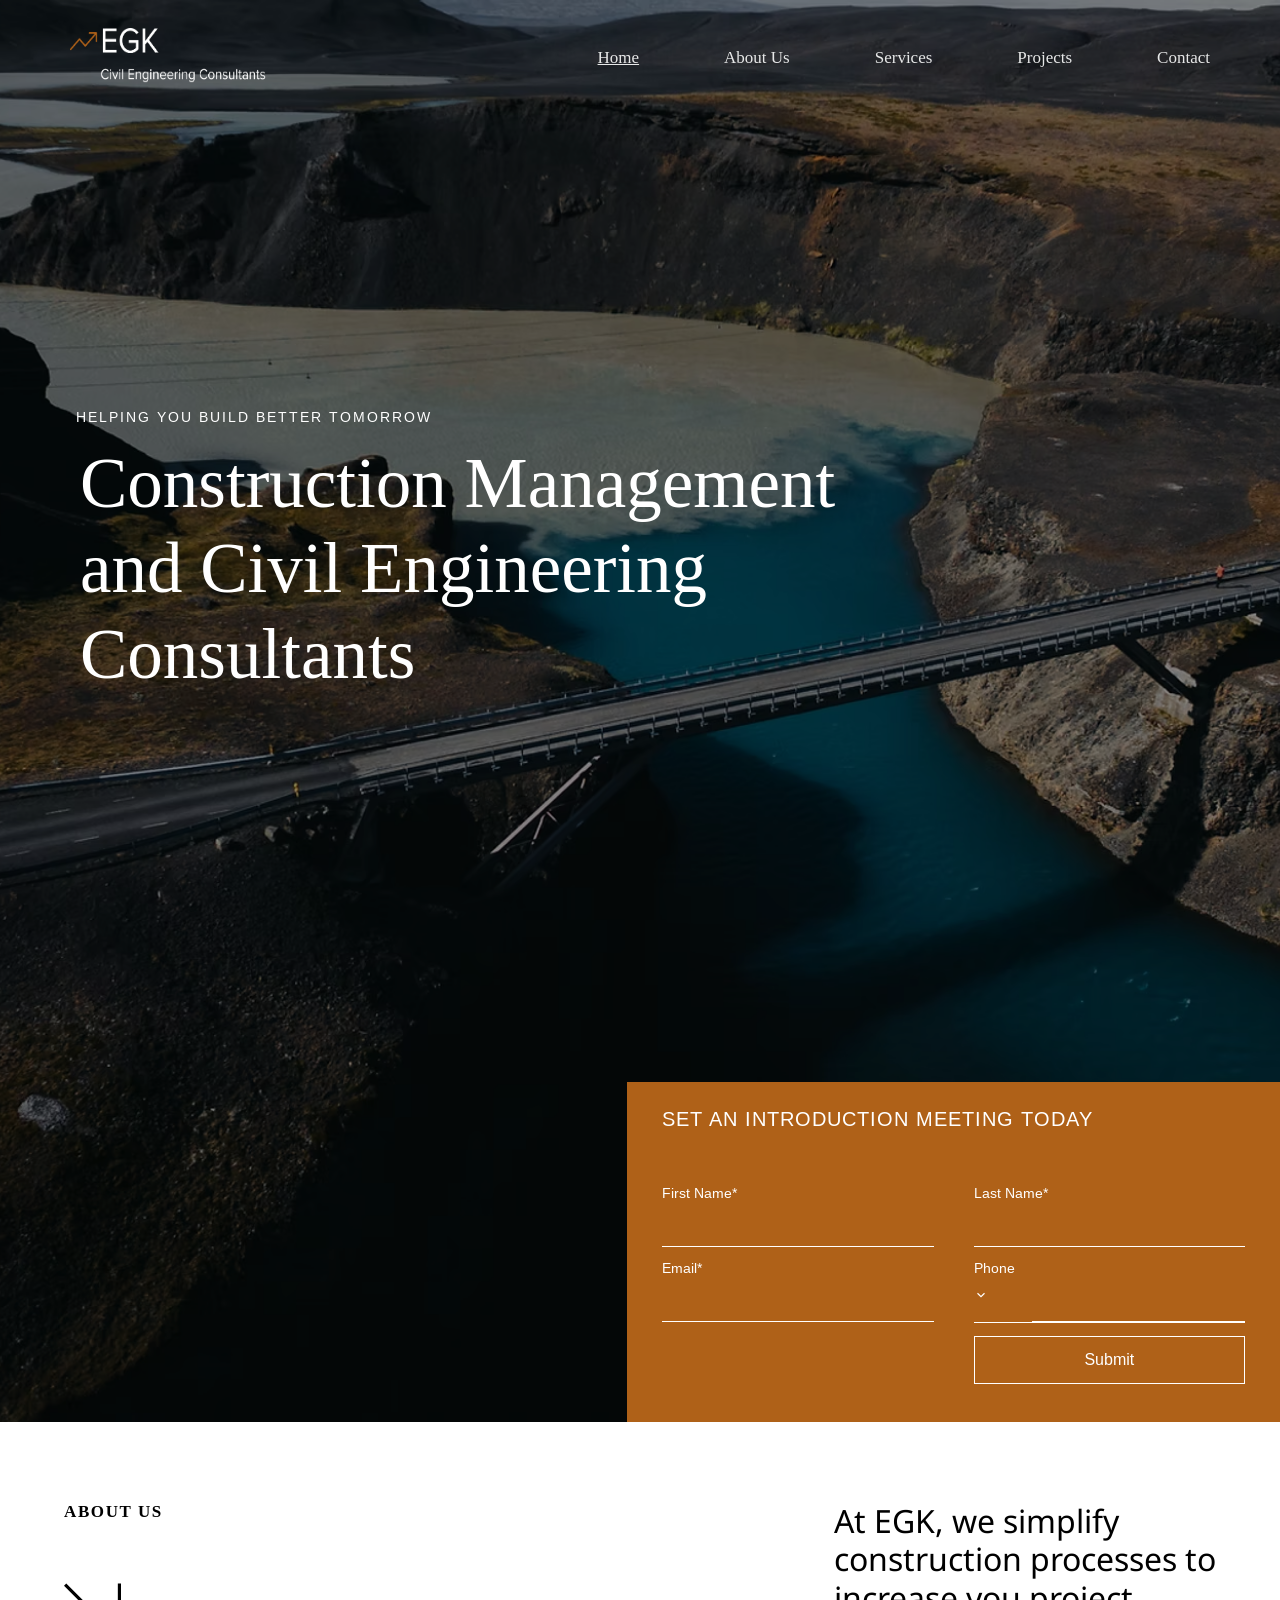
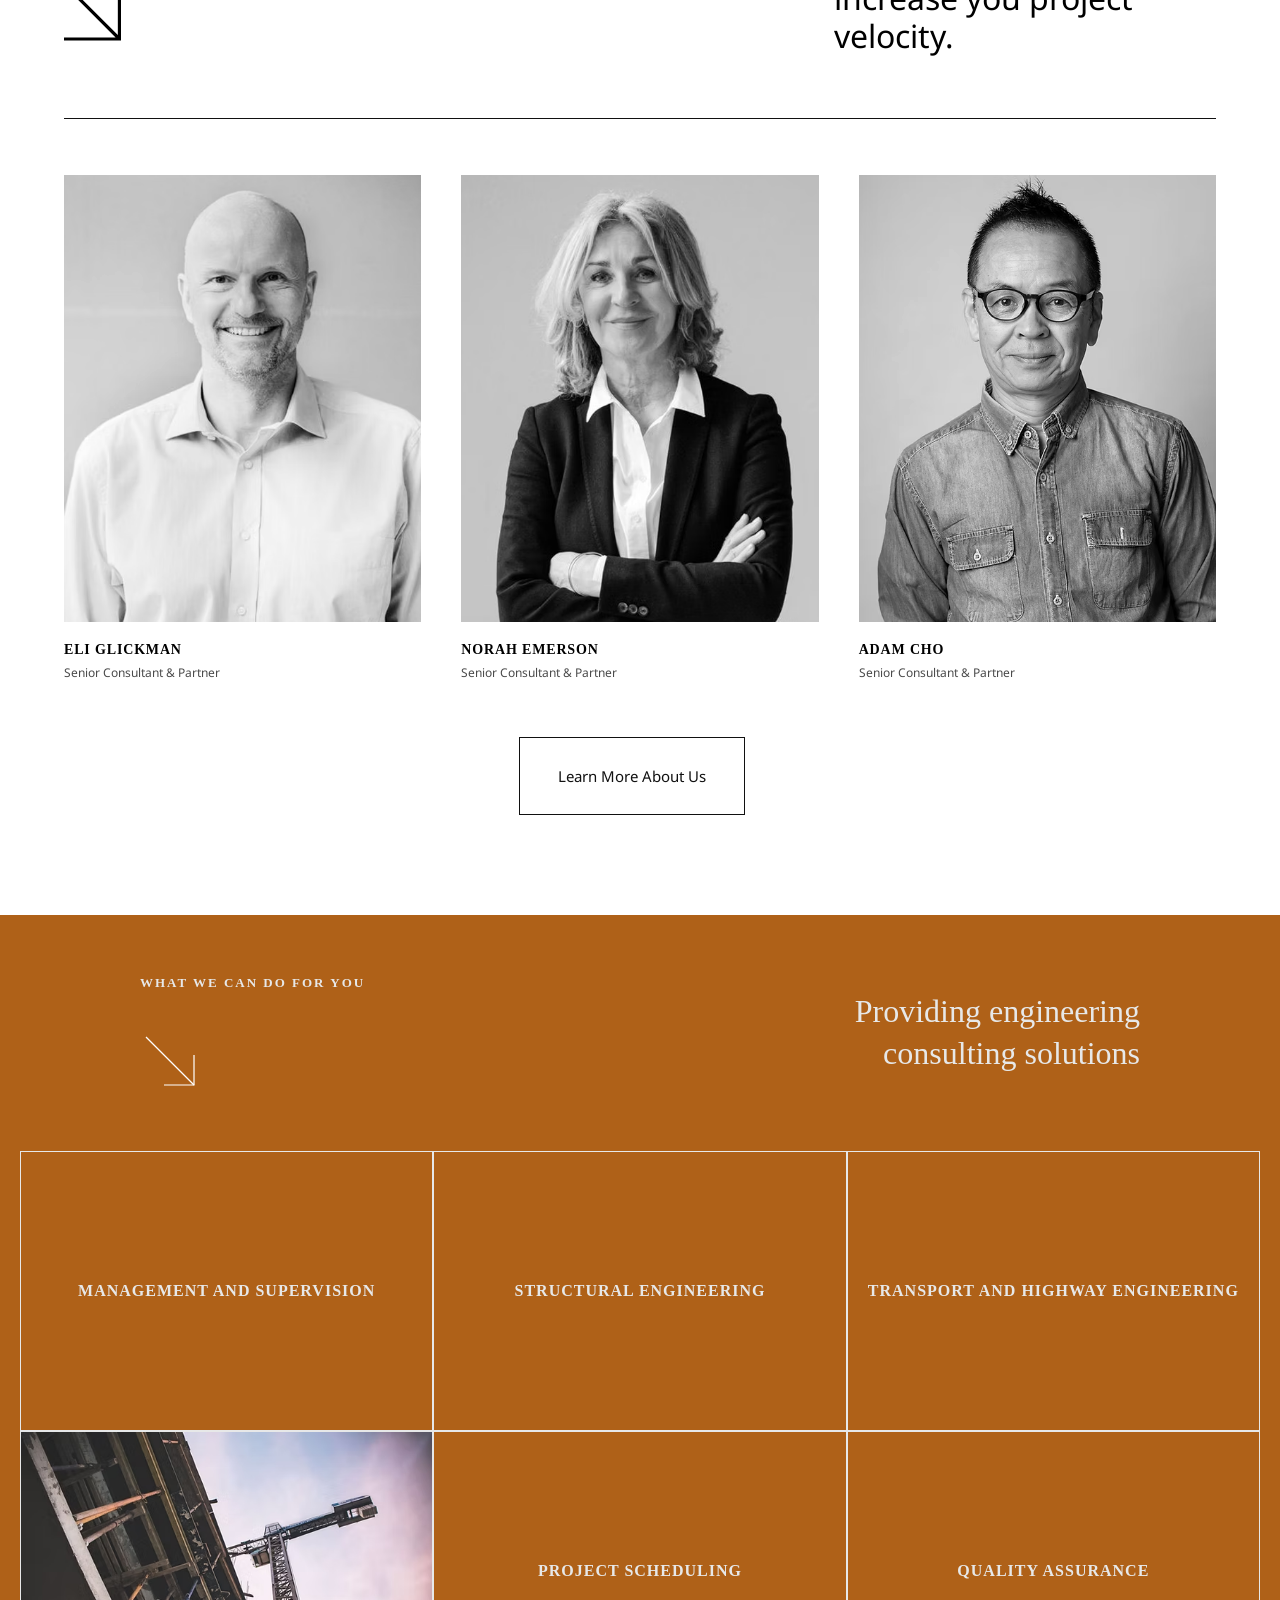
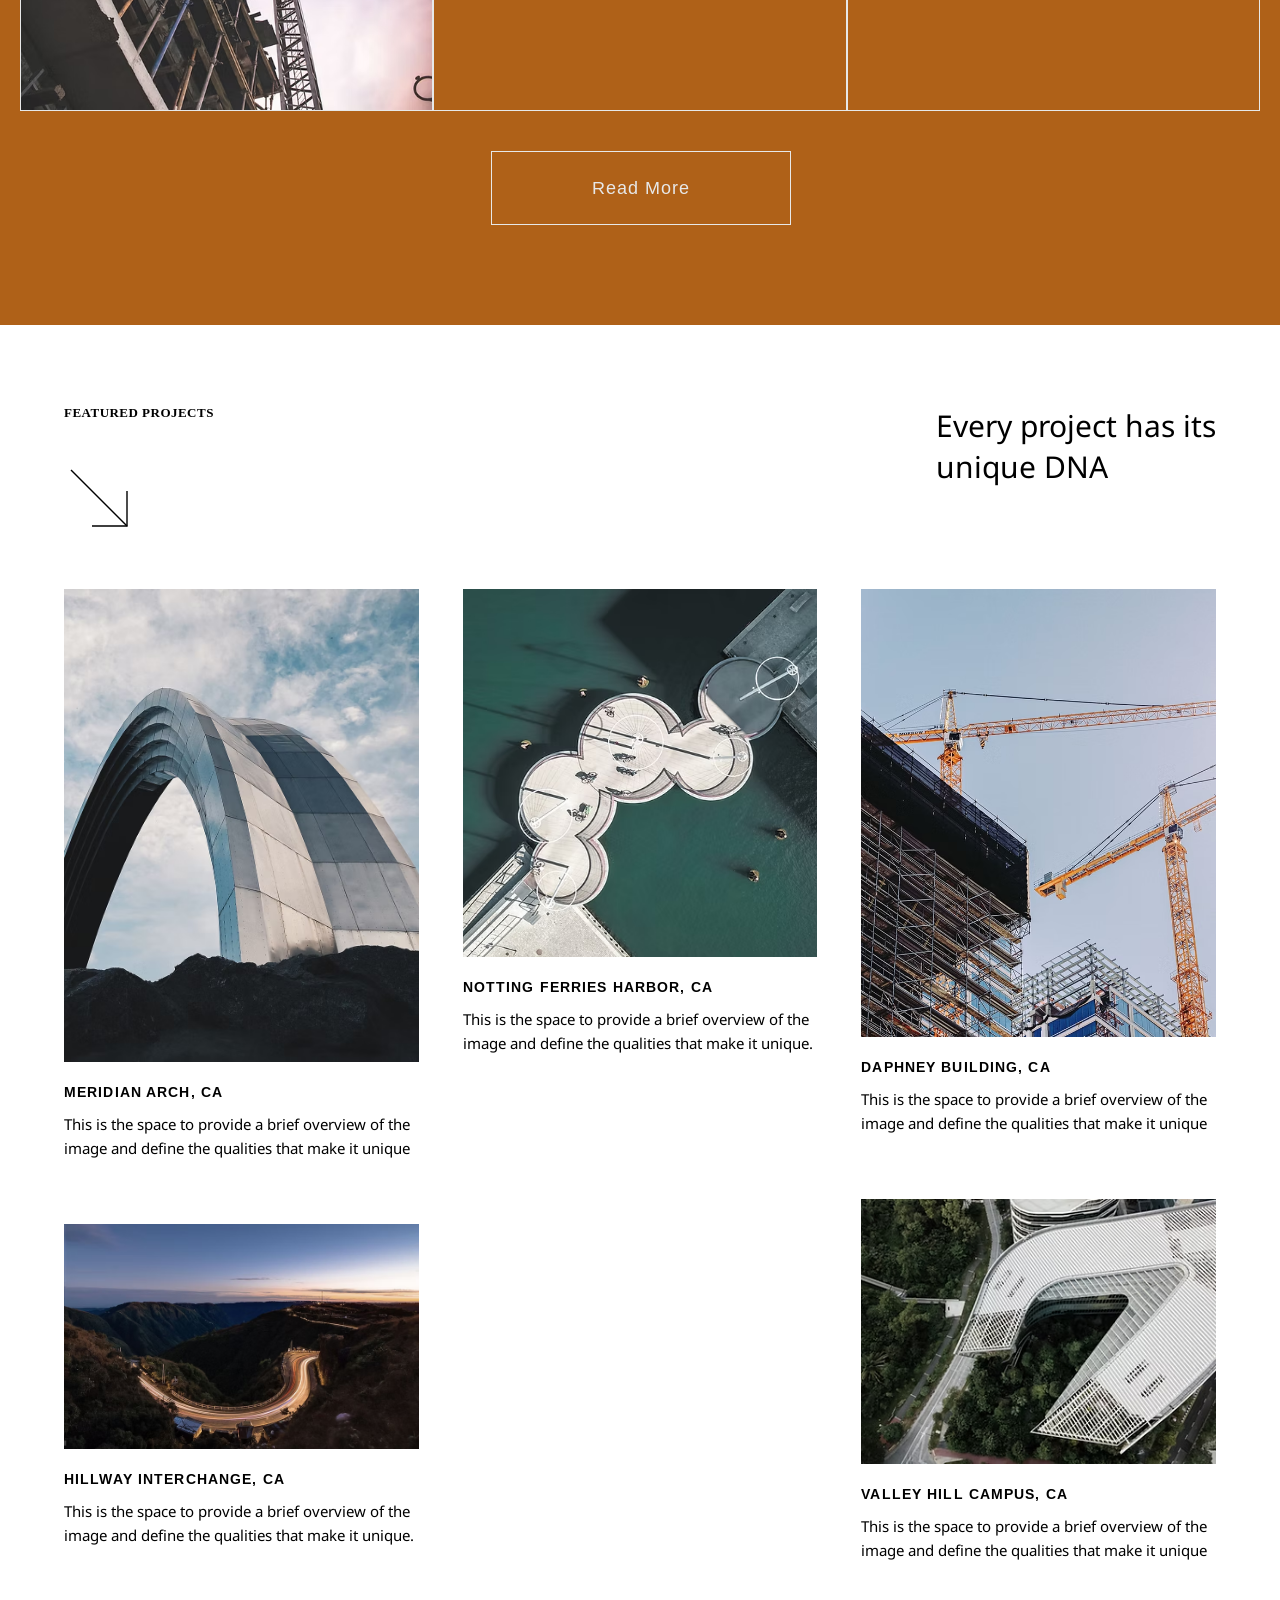
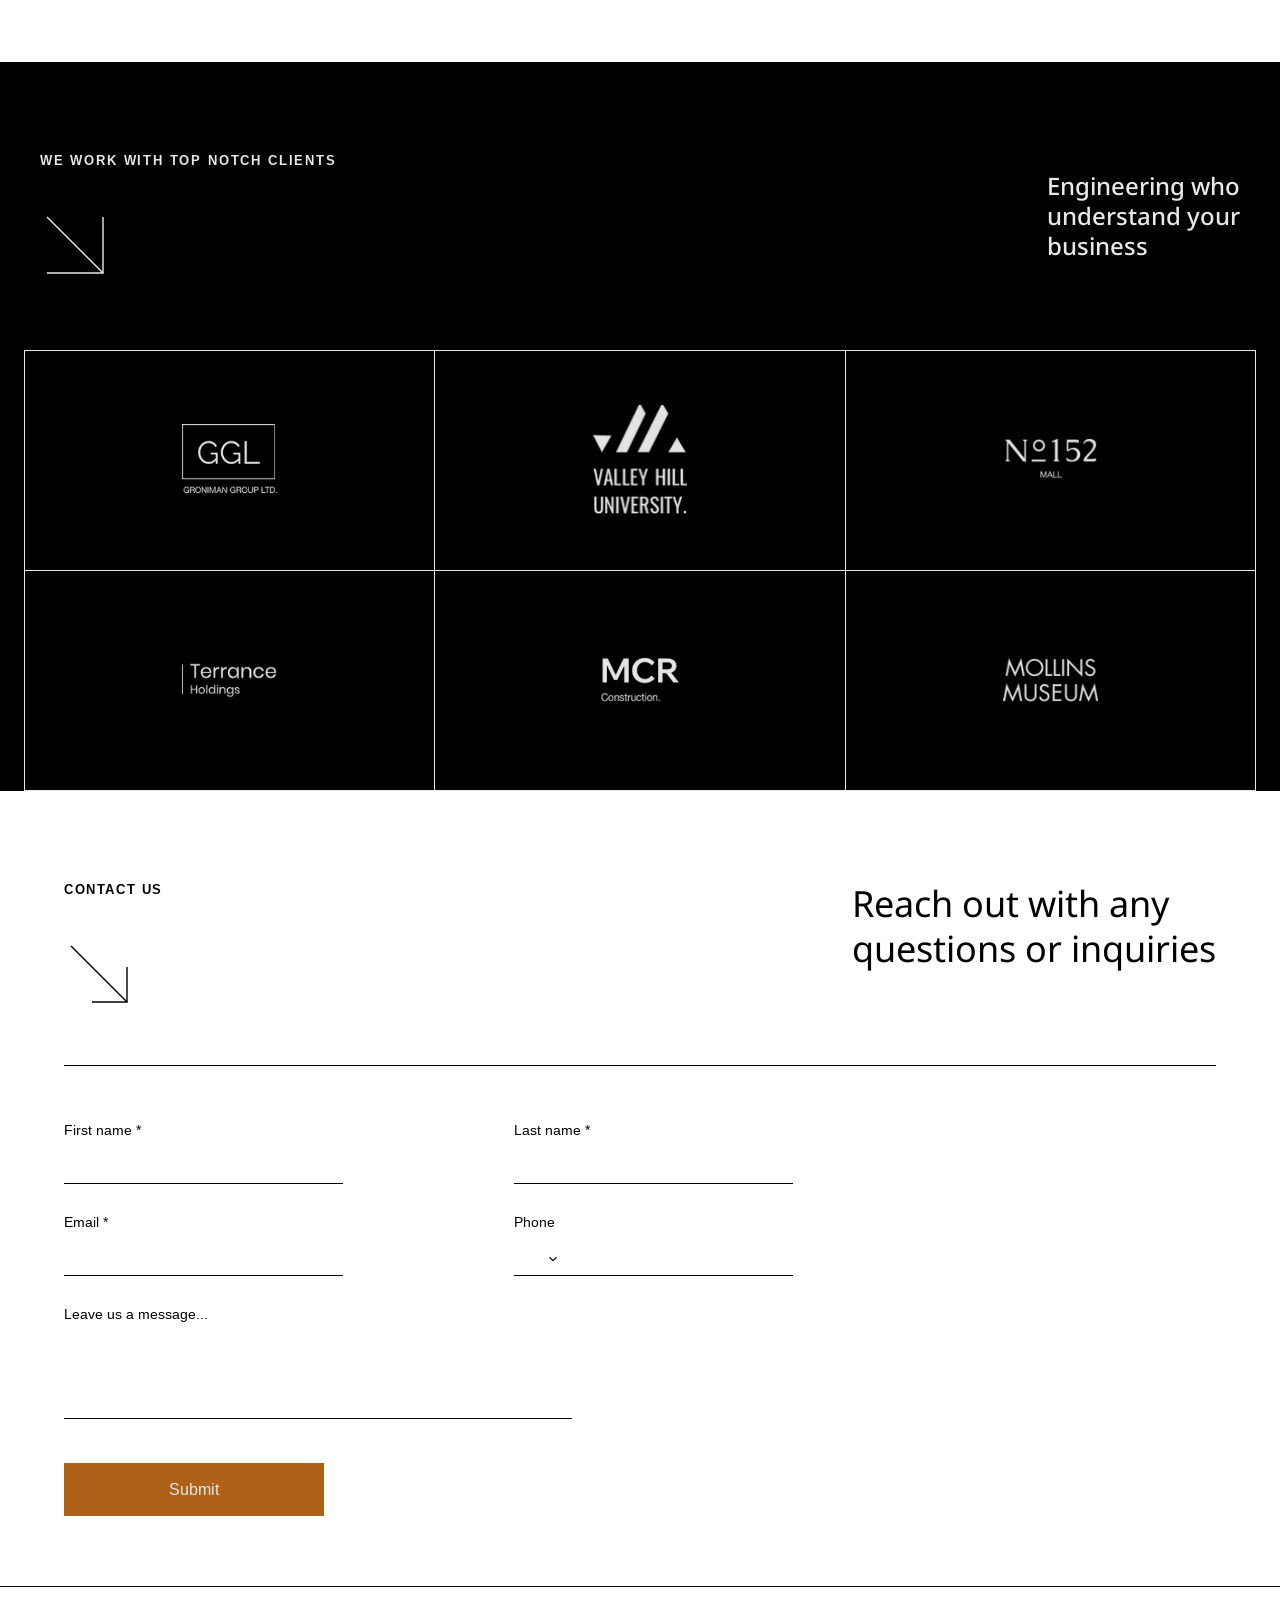
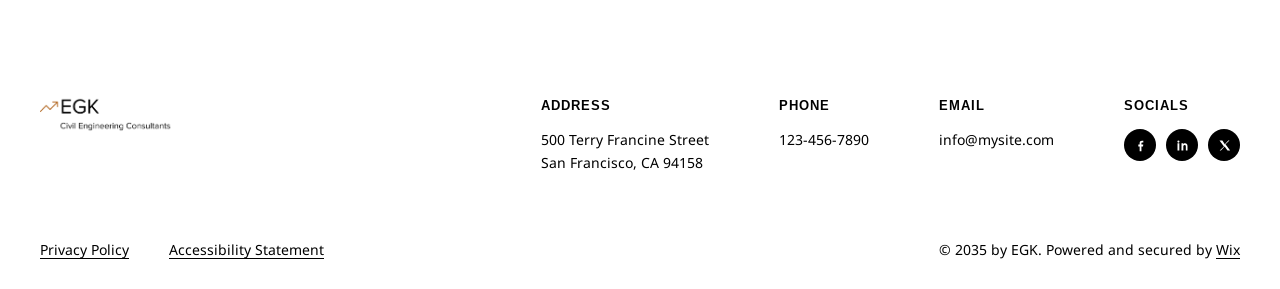
<file: index.html>
<!DOCTYPE html>
<html lang="en">
<head>
    <meta charset="UTF-8">
    <meta name="viewport" content="width=device-width, initial-scale=1.0">
    <link rel="stylesheet" href="./styles/style.css">
    <link rel="icon" href="./img/wix-logo.png" type="img/x-icon">
    <title>Civil Engineering Consultants</title>
    <!-- SEO -->
    <meta name="description" content="This is a Engineering web page">
    <meta name="keywords" content="HTML, SCSS">
    <meta name="author" content="ჯიმი ღვთისავრიშვილი">
    <!-- Fonts -->
    <link rel="preconnect" href="https://fonts.googleapis.com">
    <link rel="preconnect" href="https://fonts.gstatic.com" crossorigin>
    <link href="https://fonts.googleapis.com/css2?family=Arimo:ital,wght@0,400..700;1,400..700&family=Merriweather:ital,opsz,wght@0,18..144,300..900;1,18..144,300..900&display=swap" rel="stylesheet">
    <link rel="preconnect" href="https://fonts.googleapis.com">
    <link rel="preconnect" href="https://fonts.gstatic.com" crossorigin>
    <link href="https://fonts.googleapis.com/css2?family=Arimo:ital,wght@0,400..700;1,400..700&family=Merriweather:ital,opsz,wght@0,18..144,300..900;1,18..144,300..900&family=Montserrat:ital,wght@0,100..900;1,100..900&display=swap" rel="stylesheet">
</head>
<body>
    <!-- Header -->
    <header class="header">
        <input type="checkbox" id="burger-toggle">
        <label for="burger-toggle" class="burger">
            <span></span>
            <span></span>
            <span></span>
        </label>
            <nav class="nav-link">
                <div class="logo">
                    <a href="#"><img src="./img/EGKlogo.png" alt="EGK LOGO" class="logo-img"></a>
                </div>
                <ul class="hed-link">
                    <li><a href="./index.html" class="link link-active">Home</a></li>
                    <li><a href="./pages/about-page/about.html" class="link">About Us</a></li>
                    <li><a href="./pages/services-page/service.html" class="link">Services</a></li>
                    <li><a href="./pages/projects-page/projects.html" class="link">Projects</a></li>
                    <li><a href="#contact-s" class="link">Contact</a></li>
                </ul>
            </nav>
        </header>
    <!-- F-r Section --> 
    <section class="fs-sec">
        <img src="./img/pagefs.avif" alt="for-page" class="fs-sec-img">
        <div class="fs-overlay"></div>
        <div class="fs-content">
            <p class="fs-subtitle">Helping you build better tomorrow</p>
            <h1 class="fs-title">Construction Management and Civil Engineering Consultants</h1>
        </div>
        <!-- Meeting Sec -->
        <div class="meeting-form-wrap">
            <h2 class="meeting-title">Set an introduction meeting today</h2>
            <form class="meeting-form">
            <div class="form-row">
                <div class="form-group">
                    <label for="fname">First Name*</label>
                    <input type="text" id="fname" required>
                </div>
                <div class="form-group">
                    <label for="lname">Last Name*</label>
                    <input type="text" id="lname" required>
                </div>
            </div>
            <div class="form-row">
                <div class="form-group">
                    <label for="email">Email*</label>
                    <input type="email" id="email" required>
                </div>
                <div class="form-group">
                    <label for="phone">Phone</label>
                    <div class="phone-input">
                <select class="country-code" id="country-code">
                    <option value="GLOBAL"><svg viewBox="0 0 24 24" fill="#000" width="24" height="24"><path fill-rule="evenodd" d="M11.5,19 C11.331,19 11.166,18.985 11,18.975 L11,16.5 C11,16.224 10.776,16 10.5,16 L9.5,16 C9.224,16 9,15.775 9,15.5 L9,12.5 C9,12.366 8.947,12.238 8.852,12.145 L4.804,8.14 C6.04,5.688 8.573,4 11.5,4 C12.76,4 13.946,4.315 14.989,4.866 L15,6.497 C15.001,6.631 14.949,6.757 14.855,6.853 C14.76,6.947 14.634,7 14.5,7 L12.339,7 C12.207,7 12.08,7.053 11.986,7.146 L10.146,8.983 C10.053,9.077 10,9.204 10,9.337 L10,10.5 C10,11.325 10.672,11.999 11.499,12 L15.293,12 L17,13.707 L17,16.582 C15.629,18.064 13.674,19 11.5,19 M4,11.5 C4,10.673 4.14,9.879 4.388,9.135 L8,12.709 L8,15.5 C8,16.327 8.673,17 9.5,17 L10,17 L10,18.849 C6.581,18.152 4,15.122 4,11.5 M19,11.5 C19,12.856 18.632,14.127 18,15.226 L18,13.5 C18,13.367 17.947,13.24 17.854,13.146 L15.854,11.146 C15.76,11.053 15.633,11 15.5,11 L11.5,11 C11.224,11 11,10.775 11,10.5 L11,9.544 L12.546,8 L14.5,8 C14.902,8 15.281,7.843 15.564,7.557 C15.848,7.271 16.003,6.892 16,6.49 L15.993,5.51 C17.814,6.879 19,9.051 19,11.5 M11.5,3 C6.813,3 3,6.813 3,11.5 C3,16.187 6.813,20 11.5,20 C16.187,20 20,16.187 20,11.5 C20,6.813 16.187,3 11.5,3"></path></svg></option>
                    <option value="AF">Afghanistan</option>
                    <option value="AL">Albania</option>
                    <option value="DZ">Algeria</option>
                    <option value="AR">Argentina</option>
                    <option value="AU">Australia</option>
                    <option value="AT">Austria</option>
                    <option value="BE">Belgium</option>
                    <option value="BR">Brazil</option>
                    <option value="BG">Bulgaria</option>
                    <option value="CA">Canada</option>
                    <option value="CL">Chile</option>
                    <option value="CN">China</option>
                    <option value="CO">Colombia</option>
                    <option value="HR">Croatia</option>
                    <option value="CU">Cuba</option>
                    <option value="CY">Cyprus</option>
                    <option value="CZ">Czech Republic</option>
                    <option value="DK">Denmark</option>
                    <option value="EG">Egypt</option>
                    <option value="EE">Estonia</option>
                    <option value="FI">Finland</option>
                    <option value="FR">France</option>
                    <option value="GE">Georgia</option>
                    <option value="DE">Germany</option>
                    <option value="GR">Greece</option>
                    <option value="HU">Hungary</option>
                    <option value="IS">Iceland</option>
                    <option value="IN">India</option>
                    <option value="ID">Indonesia</option>
                    <option value="IE">Ireland</option>
                    <option value="IT">Italy</option>
                    <option value="JP">Japan</option>
                    <option value="KZ">Kazakhstan</option>
                    <option value="KE">Kenya</option>
                    <option value="LV">Latvia</option>
                    <option value="LT">Lithuania</option>
                    <option value="LU">Luxembourg</option>
                    <option value="MY">Malaysia</option>
                    <option value="MX">Mexico</option>
                    <option value="NL">Netherlands</option>
                    <option value="NZ">New Zealand</option>
                    <option value="NO">Norway</option>
                    <option value="PK">Pakistan</option>
                    <option value="PL">Poland</option>
                    <option value="PT">Portugal</option>
                    <option value="RO">Romania</option>
                    <option value="RS">Serbia</option>
                    <option value="ES">Spain</option>
                    <option value="SE">Sweden</option>
                    <option value="CH">Switzerland</option>
                    <option value="TR">Turkey</option>
        </select>
                        <input type="tel" id="phone">
                    </div>
                </div>
            </div>
            <div class="form-row">
                <div class="form-group"></div>
                <div class="form-group">
                    <button type="submit" class="submit-btn">Submit</button>
                </div>
            </div>
            </form>
        </div>
    </section>
    <section class="about">
        <div class="about-top">
            <div class="unnamed">
                <div class="eyebrow">About Us</div>
                <div class="arrow">
                <svg aria-label="" role="presentation" aria-hidden="true" preserveAspectRatio="xMidYMid meet" data-type="shape" viewBox="19.588 20.146 159.561 159.541" xmlns:xlink="http://www.w3.org/1999/xlink" xmlns="http://www.w3.org/2000/svg" data-bbox="19.588 20.146 159.561 159.541"><g class="_svgImageSource_15k1w_1" data-type="shape"><g>
            <path d="M170.281 20.146v144.371L25.892 20.16l-6.27 6.268 144.421 144.393H19.588v8.866h159.561V20.146h-8.868z"></path>
            </g></g></svg></svg>
            </div>
            </div>
            <p class="headline">At EGK, we simplify <br> construction processes to <br> increase you project <br> velocity. </p>
        </div>

        <div class="team">
            <div class="member">
                <div class="photo"><img src="./img/man1.png" alt="Photo"></div>
                <div class="name">Eli Glickman</div>
                <div class="role">Senior Consultant &amp; Partner</div>
            </div>
            <div class="member">
                <div class="photo"><img src="./img/woman.png" alt="Photo"></div>
                <div class="name">NORAH EMERSON</div>
                <div class="role">Senior Consultant &amp; Partner</div>
            </div>
            <div class="member"> 
                <div class="photo"><img src="./img/Man Wearing Glasses.png" alt="Photo"></div>
                <div class="name">ADAM CHO</div>
                <div class="role">Senior Consultant &amp; Partner</div>
                </div>
        </div>
        </div>
        </div>
        <div class="about-us-btn">
            <a href="#" class="us-btn">Learn More About Us</a>
        </div>
    </section>

    <!-- Project Section -->
    <section class="prj">
        <!-- Hed -->
        <div class="r0w">
            <div class="r0w-left">
                <span class="r0w-label">WHAT WE CAN DO FOR YOU</span>
                <svg class="arrow-icon" viewBox="0 0 100 100" xmlns="http://www.w3.org/2000/svg">
                <polyline points="10,10 90,90" stroke="white" stroke-width="2" fill="none"/>
                <polyline points="90,40 90,90 40,90" stroke="white" stroke-width="2" fill="none"/>
                </svg>
            </div>
            <div class="r0w-right">
                <h2>Providing engineering<br>consulting solutions </h2>
            </div>
        </div>

        <!-- Grid -->
        <div class="prjcont">
            <div class="cell-1">MANAGEMENT AND SUPERVISION</div>
        <div class="cell-1">STRUCTURAL ENGINEERING</div>
        <div class="cell-1">TRANSPORT AND HIGHWAY ENGINEERING</div>
        <div class="cell-1 img-cell-1">
            <img src="../../img/city.png" alt="CityImg-Cell-1">
        </div>
        <div class="cell-1">PROJECT SCHEDULING</div>
        <div class="cell-1">QUALITY ASSURANCE</div>                                     
        </div>
        <a href="#" class="read-more-btn">Read More</a>
    </section>

    <!-- Featured Project -->
    <section class="featured">
        <div class="featured-top">
            <div class="featured-left">
                <span class="span-class">Featured Projects</span>
                <div class="arrow">
                <svg aria-hidden="true" viewBox="0 0 100 100" xmlns="http://www.w3.org/2000/svg">
                    <polyline points="10,10 90,90" stroke="currentColor" stroke-width="2" fill="none"/>
                    <polyline points="90,40 90,90 40,90" stroke="currentColor" stroke-width="2" fill="none"/>
                </svg>
                </div>
            </div>
            <div class="featured-right">
                <h2 class="headline">Every project has its<br> unique DNA</h2>
            </div>
        </div>
        <!-- Featured Grid -->
        <div class="featured-grid">
            <div class="f-card f-card--tall">
                <div class="f-img-wrap">
                <img src="./img/MOLLINS MUSEUM, CA.avif" alt="Museum">
                </div>
                <h3 class="f-title">Meridian Arch, CA</h3>
                <p class="p-text">This is the space to provide a brief overview of the image and define the qualities that make it unique</p>
            </div>
            <div class="f-card f-card--mid">
                <div class="f-img-wrap">
                <img src="./img/HILLWAY INTERCHANGE, CA.avif" alt="Museum">
                </div>
                <h3 class="f-title">HILLWAY INTERCHANGE, CA</h3>
                <p class="p-text">This is the space to provide a brief overview of the image and define the qualities that make it unique.</p>
            </div>
            <div class="f-card f-card--short">
                <div class="f-img-wrap">
                <img src="./img/NOTTING FERRIES HARBOR, CA.avif" alt="Museum" class="oneofus">
                </div>
                <h3 class="f-title">NOTTING FERRIES HARBOR, CA</h3>
                <p class="p-text">This is the space to provide a brief overview of the image and define the qualities that make it unique.</p>
            </div>
            <div class="f-card f-card--mid">
                <div class="f-img-wrap">
                <img src="./img/DAPHNEY BUILDING, CA.avif" alt="Museum">
                </div>
                <h3 class="f-title">DAPHNEY BUILDING, CA</h3>
                <p class="p-text">This is the space to provide a brief overview of the image and define the qualities that make it unique</p>
            </div>
            <div class="f-card f-card--short">
                <div class="f-img-wrap">
                <img src="./img/VALLEY HILL CAMPUS, CA.avif" alt="Museum">
                </div>
                <h3 class="f-title">VALLEY HILL CAMPUS, CA</h3>
                <p class="p-text">This is the space to provide a brief overview of the image and define the qualities that make it unique</p>
            </div>
        </div>
    </section>

    <!-- Client Section -->
    <section class="clients">
        <div class="clients-top">
            <div class="clients-left">
                <span class="clients-eyebrow">We work with top notch clients</span>
                <div class="clients-arrow">
                    <svg aria-hidden="true" viewBox="0 0 100 100" xmlns="http://www.w3.org/2000/svg">
                    <polyline points="10,10 90,90" stroke="currentColor" stroke-width="2" fill="none"/>
                    <polyline points="10,90 90,90 90,10" stroke="currentColor" stroke-width="2" fill="none"/>
                    </svg>
                </div>
            </div>
            <div class="clients-right">
                <h2 class="clients-headline">Engineering who <br> understand your <br> business </h2>
            </div>
        </div>
        <!-- Clients Grid -->
        <div class="clients-grid">
            <div class="client-cell">
                <img src="./img/GGL.avif" alt="GGL">
            </div>
            <div class="client-cell">
                <img src="./img/vall.avif" alt="VALLEY">
            </div>
            <div class="client-cell">
                <img src="./img/152N.avif" alt="152">
            </div>
            <div class="client-cell">
                <img src="./img/TERRANCE.avif" alt="TERRANCE">
            </div>
            <div class="client-cell">
                <img src="./img/MCR.avif" alt="MCR">
            </div>
            <div class="client-cell">
                <img src="./img/MOLLINSMUSEUM.avif" alt="GGL">
            </div>
        </div>
    </section>
    <!-- Contact Section -->
    <section class="contact" id="contact-s">
        <div class="contact-top">
            <div class="contact-left">
                <span class="contact-eyebrow">Contact Us</span>
                <div class="contact-arrow">
                    <svg aria-hidden="true" viewBox="0 0 100 100" xmlns="http://www.w3.org/2000/svg">
                        <polyline points="10,10 90,90" stroke="currentColor" stroke-width="2" fill="none"/>
                        <polyline points="90,40 90,90 40,90" stroke="currentColor" stroke-width="2" fill="none"/>
                    </svg>
                </div>
            </div>
            <div class="contact-right">
                <h2 class="contact-headline">Reach out with any<br> questions or inquiries </h2>
            </div>
        </div>
        <form action="#" class="contact-form">
            <div class="form-row">
                <div class="form-group">
                    <label for="c-fname">First name *</label>
                    <input type="text" id="c-fname">
                </div>
                <div class="form-group">
                    <label for="c-lname">Last name *</label>
                    <input type="text" id="c-lname">
                </div>
            </div>
            <div class="form-row">
                <div class="form-group">
                    <label for="c-name">Email *</label>
                    <input type="email" id="c-email" required>
                </div>
                <div class="form-group">
                    <label for="c-phone">Phone</label>
                    <div class="phone-input">
                        <select name="" class="country-code" id="c-country-code">
                            <option value="GLOBAL"><svg viewBox="0 0 24 24" fill="#000" width="24" height="24"><path fill-rule="evenodd" d="M11.5,19 C11.331,19 11.166,18.985 11,18.975 L11,16.5 C11,16.224 10.776,16 10.5,16 L9.5,16 C9.224,16 9,15.775 9,15.5 L9,12.5 C9,12.366 8.947,12.238 8.852,12.145 L4.804,8.14 C6.04,5.688 8.573,4 11.5,4 C12.76,4 13.946,4.315 14.989,4.866 L15,6.497 C15.001,6.631 14.949,6.757 14.855,6.853 C14.76,6.947 14.634,7 14.5,7 L12.339,7 C12.207,7 12.08,7.053 11.986,7.146 L10.146,8.983 C10.053,9.077 10,9.204 10,9.337 L10,10.5 C10,11.325 10.672,11.999 11.499,12 L15.293,12 L17,13.707 L17,16.582 C15.629,18.064 13.674,19 11.5,19 M4,11.5 C4,10.673 4.14,9.879 4.388,9.135 L8,12.709 L8,15.5 C8,16.327 8.673,17 9.5,17 L10,17 L10,18.849 C6.581,18.152 4,15.122 4,11.5 M19,11.5 C19,12.856 18.632,14.127 18,15.226 L18,13.5 C18,13.367 17.947,13.24 17.854,13.146 L15.854,11.146 C15.76,11.053 15.633,11 15.5,11 L11.5,11 C11.224,11 11,10.775 11,10.5 L11,9.544 L12.546,8 L14.5,8 C14.902,8 15.281,7.843 15.564,7.557 C15.848,7.271 16.003,6.892 16,6.49 L15.993,5.51 C17.814,6.879 19,9.051 19,11.5 M11.5,3 C6.813,3 3,6.813 3,11.5 C3,16.187 6.813,20 11.5,20 C16.187,20 20,16.187 20,11.5 C20,6.813 16.187,3 11.5,3"></path></svg></option>
                            <option value="AF">Afghanistan</option>
                            <option value="AL">Albania</option>
                            <option value="DZ">Algeria</option>
                            <option value="AR">Argentina</option>
                            <option value="AU">Australia</option>
                            <option value="AT">Austria</option>
                            <option value="BE">Belgium</option>
                            <option value="BR">Brazil</option>
                            <option value="BG">Bulgaria</option>
                            <option value="CA">Canada</option>
                            <option value="CL">Chile</option>
                            <option value="CN">China</option>
                            <option value="CO">Colombia</option>
                            <option value="HR">Croatia</option>
                            <option value="CU">Cuba</option>
                            <option value="CY">Cyprus</option>
                            <option value="CZ">Czech Republic</option>
                            <option value="DK">Denmark</option>
                            <option value="EG">Egypt</option>
                            <option value="EE">Estonia</option>
                            <option value="FI">Finland</option>
                            <option value="FR">France</option>
                            <option value="GE">Georgia</option>
                            <option value="DE">Germany</option>
                            <option value="GR">Greece</option>
                            <option value="HU">Hungary</option>
                            <option value="IS">Iceland</option>
                            <option value="IN">India</option>
                            <option value="ID">Indonesia</option>
                            <option value="IE">Ireland</option>
                            <option value="IT">Italy</option>
                            <option value="JP">Japan</option>
                            <option value="KZ">Kazakhstan</option>
                            <option value="KE">Kenya</option>
                            <option value="LV">Latvia</option>
                            <option value="LT">Lithuania</option>
                            <option value="LU">Luxembourg</option>
                            <option value="MY">Malaysia</option>
                            <option value="MX">Mexico</option>
                            <option value="NL">Netherlands</option>
                            <option value="NZ">New Zealand</option>
                            <option value="NO">Norway</option>
                            <option value="PK">Pakistan</option>
                            <option value="PL">Poland</option>
                            <option value="PT">Portugal</option>
                            <option value="RO">Romania</option>
                            <option value="RS">Serbia</option>
                            <option value="ES">Spain</option>
                            <option value="SE">Sweden</option>
                            <option value="CH">Switzerland</option>
                            <option value="TR">Turkey</option>
                        </select>
                        <input type="tel" id="c-phone">
                    </div>
                </div>
            </div>
            <div class="form-row">
                <div class="form-group form-group--full">
                    <label for="c-message">Leave us a message...</label>
                    <textarea name="" id="c-message" rows="4"></textarea>
                </div>
            </div>
            <button type="submit" class="contact-submit-btn">Submit</button>
        </form>
    </section>
    <!-- Footer -->
    <footer class="footer" id="footer-s">
    <div class="footer-top">
        <div class="footer-brand">
            <img src="./img/EGKLOGO-BlACK.png" alt="EGK LOGO" class="footer-logo-img">
        </div>

        <div class="footer-links">
            <div class="footer-info">
                <span class="footer-label">Address</span>
                <p class="footer-text">500 Terry Francine Street<br>San Francisco, CA 94158</p>
            </div>
            <div class="footer-info">
                <span class="footer-label">Phone</span>
                <p class="footer-text">123-456-7890</p>
            </div>
            <div class="footer-info">
                <span class="footer-label">Email</span>
                <p class="footer-text">info@mysite.com</p>
            </div>
            <div class="footer-info">
                <span class="footer-label">Socials</span>
                <div class="footer-socials">
                    <a href="https://www.facebook.com/wix/" aria-label="Facebook">
                        <svg viewBox="0 0 24 24" xmlns="http://www.w3.org/2000/svg"><path d="M13.5 21v-7.5h2.5l.4-3H13.5V8.5c0-.87.24-1.46 1.49-1.46H16.5V4.35c-.26-.03-1.15-.11-2.19-.11-2.17 0-3.66 1.32-3.66 3.75V10.5H8.5v3H10.65V21h2.85z"/></svg>
                    </a>
                    <a href="https://www.linkedin.com/company/wix-com" aria-label="LinkedIn">
                        <svg viewBox="0 0 24 24" xmlns="http://www.w3.org/2000/svg"><path d="M6.94 8.5H4V20h2.94V8.5zM5.47 4a1.7 1.7 0 100 3.4 1.7 1.7 0 000-3.4zM20 12.9c0-3-1.6-4.4-3.75-4.4-1.73 0-2.5.95-2.93 1.62V8.5H10.4c.04.86 0 11.5 0 11.5h2.92v-6.4c0-.34.02-.68.12-.93.28-.68.9-1.4 1.96-1.4 1.38 0 1.94 1.06 1.94 2.6V20H20v-7.1z"/></svg>
                    </a>
                    <a href="https://www.twitter.com/wix" aria-label="X">
                        <svg viewBox="0 0 24 24" xmlns="http://www.w3.org/2000/svg"><path d="M4 4l7.1 9.5L4.3 20h1.9l6-6.4 4.6 6.4H21l-7.4-9.9L20 4h-1.9l-5.6 5.9L8.6 4H4z"/></svg>
                    </a>
                </div>
            </div>
        </div>
    </div>

    <div class="footer-bottom">
        <a href="./pages/Privacy-Policy/privacy.html" class="footer-link">Privacy Policy</a>
        <a href="./pages/Accessibility-Statement/statement.html" class="footer-link">Accessibility Statement</a>
        <span class="footer-copy">© 2035 by EGK. Powered and secured by <a href="#" class="footer-link">Wix</a></span>
    </div>
</footer>
</body>
</html>
</file>
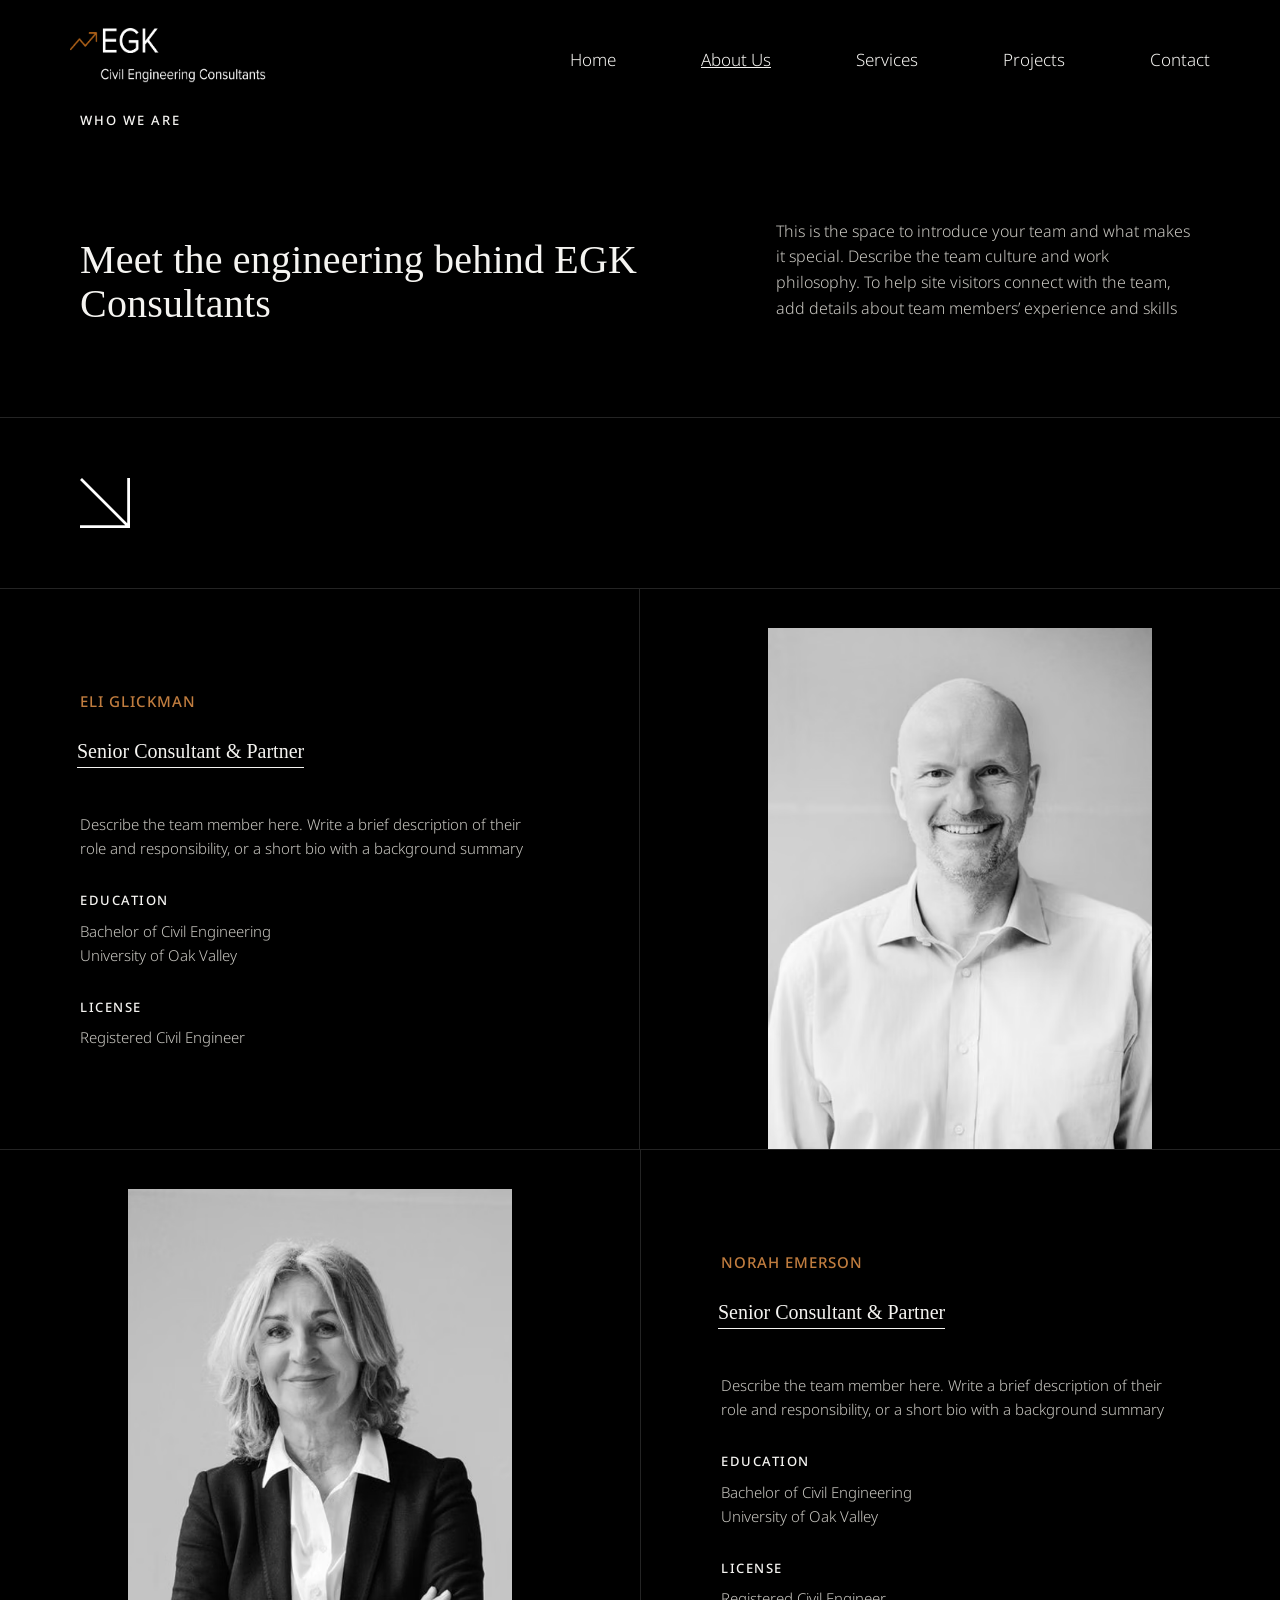
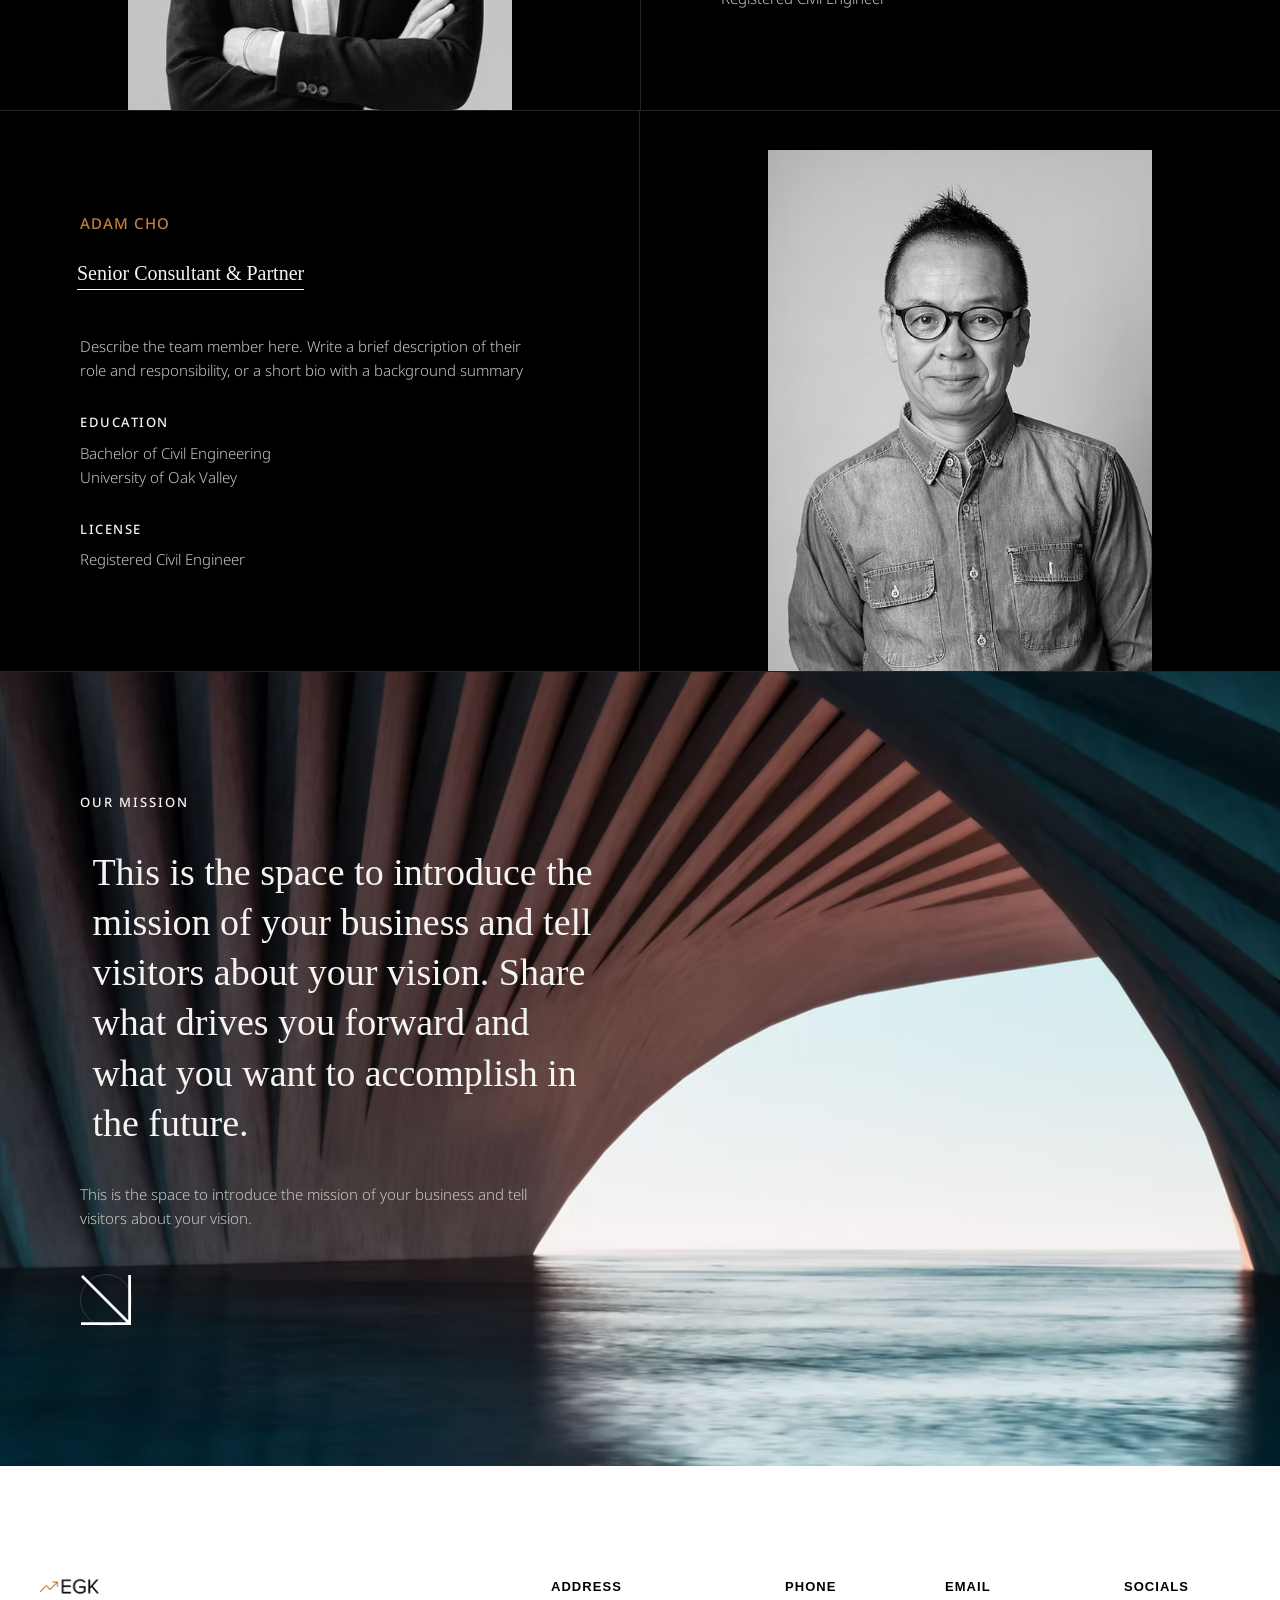
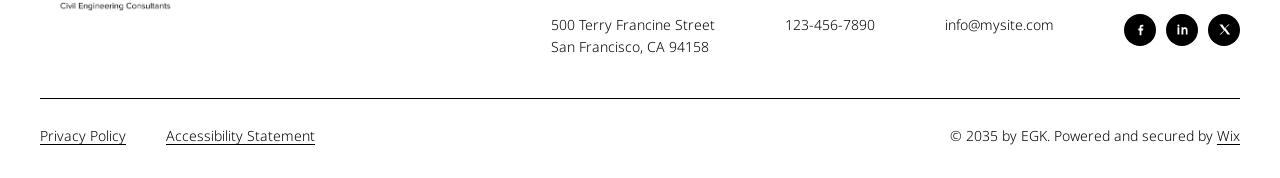
<file: pages/about-page/about.html>
<!DOCTYPE html>
<html lang="en">
<head>
    <meta charset="UTF-8">
    <meta name="viewport" content="width=device-width, initial-scale=1.0">
    <link rel="stylesheet" href="../../pages/about-page/styles/about.css">
    <link rel="icon" href="../../img/wix-logo.png" type="img/x-icon">
    <title>Civil Engineering Consultants</title>
    <!-- SEO -->
    <meta name="description" content="This is a Engineering web page">
    <meta name="keywords" content="HTML, SCSS">
    <meta name="author" content="ჯიმი ღვთისავრიშვილი">
    <!-- Fonts -->
    <link rel="preconnect" href="https://fonts.googleapis.com">
    <link rel="preconnect" href="https://fonts.gstatic.com" crossorigin>
    <link href="https://fonts.googleapis.com/css2?family=Arimo:ital,wght@0,400..700;1,400..700&family=Merriweather:ital,opsz,wght@0,18..144,300..900;1,18..144,300..900&family=Montserrat:ital,wght@0,100..900;1,100..900&display=swap" rel="stylesheet">
    <link rel="preconnect" href="https://fonts.googleapis.com">
    <link rel="preconnect" href="https://fonts.gstatic.com" crossorigin>
    <link href="https://fonts.googleapis.com/css2?family=Arimo:ital,wght@0,400..700;1,400..700&family=Merriweather:ital,opsz,wght@0,18..144,300..900;1,18..144,300..900&family=Montserrat:ital,wght@0,100..900;1,100..900&display=swap" rel="stylesheet">
    <link rel="preconnect" href="https://fonts.googleapis.com">
    <link rel="preconnect" href="https://fonts.gstatic.com" crossorigin>
    <link href="https://fonts.googleapis.com/css2?family=Arimo:ital,wght@0,400..700;1,400..700&family=Merriweather:ital,opsz,wght@0,18..144,300..900;1,18..144,300..900&family=Montserrat:ital,wght@0,100..900;1,100..900&display=swap" rel="stylesheet">
    <link rel="preconnect" href="https://fonts.googleapis.com">
    <link rel="preconnect" href="https://fonts.gstatic.com" crossorigin>
    <link href="https://fonts.googleapis.com/css2?family=Arimo:ital,wght@0,400..700;1,400..700&family=Merriweather:ital,opsz,wght@0,18..144,300..900;1,18..144,300..900&display=swap" rel="stylesheet">
    <link rel="preconnect" href="https://fonts.googleapis.com">
    <link rel="preconnect" href="https://fonts.gstatic.com" crossorigin>
    <link href="https://fonts.googleapis.com/css2?family=Arimo:ital,wght@0,400..700;1,400..700&family=Merriweather:ital,opsz,wght@0,18..144,300..900;1,18..144,300..900&family=Montserrat:ital,wght@0,100..900;1,100..900&display=swap" rel="stylesheet">
</head>
<body>
    <!-- Header -->
    <header class="header">
        <input type="checkbox" id="burger-toggle">
        <label for="burger-toggle" class="burger">
            <span></span>
            <span></span>
            <span></span>
        </label>
        <nav class="nav-link">
            <div class="logo">
                <a href="../../index.html"><img src="../../img/EGKlogo.png" alt="EGK LOGO" class="logo-img"></a>
            </div>
            <ul class="hed-link">
                <li><a href="../../index.html" class="link">Home</a></li>
                <li><a href="../../pages/about-page/about.html" class="link link-active">About Us</a></li>
                <li><a href="../../pages/services-page/service.html" class="link">Services</a></li>
                <li><a href="../../pages/projects-page/projects.html" class="link">Projects</a></li>
                <li><a href="../../index.html#contact-s" class="link">Contact</a></li>
            </ul>
        </nav>
    </header>

    <!-- First Section For About Page -->
    <section class="hero wrap">
        <div class="eyebrow">WHO WE ARE</div>
        <h1 class="serif">Meet the engineering behind EGK Consultants</h1>
        <p class="lede">This is the space to introduce your team and what makes it special. Describe the team culture and work philosophy. To help site visitors connect with the team, add details about team members’ experience and skills</p>
    </section>

    <div class="arrow-box wrap">
        <svg aria-label="" role="presentation" aria-hidden="true" preserveAspectRatio="xMidYMid meet" data-type="shape" fill="white" viewBox="19.588 20.146 159.561 159.541" xmlns:xlink="http://www.w3.org/1999/xlink" xmlns="http://www.w3.org/2000/svg" data-bbox="19.588 20.146 159.561 159.541"><g class="_svgImageSource_1lilf_7" data-type="shape"><g>
        <path d="M170.281 20.146v144.371L25.892 20.16l-6.27 6.268 144.421 144.393H19.588v8.866h159.561V20.146h-8.868z"></path>
        </g></g>
        </svg>
    </div>

    <div class="team wrap">

        <!-- ELI -->
        <div class="member">
            <div class="text-col">
                <div class="m-name">ELI GLICKMAN</div>
                <div class="m-role serif">Senior Consultant &amp; Partner</div>
                <div class="m-rule"></div>
                <p class="m-bio">Describe the team member here. Write a brief description of their role and responsibility, or a short bio with a background summary</p>
                <div class="m-block">
                    <h4>Education</h4>
                    <p>Bachelor of Civil Engineering <br> University of Oak Valley</p>
                </div>
                <div class="m-block">
                    <h4>License</h4>
                    <p>Registered Civil Engineer</p>
                </div>
            </div>
            <div class="photo-col">
                <div class="photo-ph">
                    <img src="../../img/man1.png" alt="ELI-GLICKMAN-IMG">
                </div>
            </div>
        </div>

        <!-- NORAH -->
        <div class="member reverse">
            <div class="text-col">
                <div class="m-name">NORAH EMERSON</div>
                <div class="m-role serif">Senior Consultant &amp; Partner</div>
                <div class="m-rule"></div>
                <p class="m-bio">Describe the team member here. Write a brief description of their role and responsibility, or a short bio with a background summary</p>
                <div class="m-block">
                    <h4>Education</h4>
                    <p>Bachelor of Civil Engineering <br> University of Oak Valley</p>
                </div>
                <div class="m-block">
                    <h4>License</h4>
                    <p>Registered Civil Engineer</p>
                </div>
            </div>
            <div class="photo-col">
                <div class="photo-ph">
                    <img src="../../img/woman.png" alt="NORAH-EMERSON-IMG">
                </div>
            </div>
        </div>

        <!-- ADAM -->
        <div class="member">
            <div class="text-col">
                <div class="m-name">ADAM CHO</div>
                <div class="m-role serif">Senior Consultant &amp; Partner</div>
                <div class="m-rule"></div>
                <p class="m-bio">Describe the team member here. Write a brief description of their role and responsibility, or a short bio with a background summary</p>
                <div class="m-block">
                    <h4>Education</h4>
                    <p>Bachelor of Civil Engineering <br> University of Oak Valley</p>
                </div>
                <div class="m-block">
                    <h4>License</h4>
                    <p>Registered Civil Engineer</p>
                </div>
            </div>
            <div class="photo-col">
                <div class="photo-ph">
                    <img src="../../img/Man Wearing Glasses.png" alt="ADAM-CHO-IMG">
                </div>
            </div>
        </div>

    </div><!-- /.team wrap -->

    <!-- Mission section -->
    <section class="mission">
        <div class="mission-grid wrap">
            <div class="mission-left">
                <div class="eyebrow">OUR MISSION</div>
                <h2 class="serif">This is the space to introduce the mission of your business and tell visitors about your vision. Share what drives you forward and what you want to accomplish in the future.</h2>
                <p class="sub">This is the space to introduce the mission of your business and tell visitors about your vision.</p>
                <div class="go-link">
                    <svg aria-label="" role="presentation" aria-hidden="true" preserveAspectRatio="xMidYMid meet" data-type="shape" fill="white" viewBox="19.588 20.146 159.561 159.541" xmlns:xlink="http://www.w3.org/1999/xlink" xmlns="http://www.w3.org/2000/svg" data-bbox="19.588 20.146 159.561 159.541"><g class="_svgImageSource_1lilf_7" data-type="shape"><g>
                    <path d="M170.281 20.146v144.371L25.892 20.16l-6.27 6.268 144.421 144.393H19.588v8.866h159.561V20.146h-8.868z"></path>
                    </g></g>                                                                                        
                    </svg>
                </div>
            </div>
        </div>
    </section>
<!-- Footer -->
<footer class="footer">
    <div class="footer-top">
        <div class="footer-brand">
            <img src="../../img/EGKLOGO-BlACK.png" alt="EGK LOGO" class="footer-logo-img">
        </div>

        <div class="footer-links">
            <div class="footer-info">
                <span class="footer-label">Address</span>
                <p class="footer-text">500 Terry Francine Street<br>San Francisco, CA 94158</p>
            </div>
            <div class="footer-info">
                <span class="footer-label">Phone</span>
                <p class="footer-text">123-456-7890</p>
            </div>
            <div class="footer-info">
                <span class="footer-label">Email</span>
                <p class="footer-text">info@mysite.com</p>
            </div>
            <div class="footer-info">
                <span class="footer-label">Socials</span>
                <div class="footer-socials">
                    <a href="https://www.facebook.com/wix/" aria-label="Facebook">
                        <svg viewBox="0 0 24 24" xmlns="http://www.w3.org/2000/svg"><path d="M13.5 21v-7.5h2.5l.4-3H13.5V8.5c0-.87.24-1.46 1.49-1.46H16.5V4.35c-.26-.03-1.15-.11-2.19-.11-2.17 0-3.66 1.32-3.66 3.75V10.5H8.5v3H10.65V21h2.85z"/></svg>
                    </a>
                    <a href="https://www.linkedin.com/company/wix-com" aria-label="LinkedIn">
                        <svg viewBox="0 0 24 24" xmlns="http://www.w3.org/2000/svg"><path d="M6.94 8.5H4V20h2.94V8.5zM5.47 4a1.7 1.7 0 100 3.4 1.7 1.7 0 000-3.4zM20 12.9c0-3-1.6-4.4-3.75-4.4-1.73 0-2.5.95-2.93 1.62V8.5H10.4c.04.86 0 11.5 0 11.5h2.92v-6.4c0-.34.02-.68.12-.93.28-.68.9-1.4 1.96-1.4 1.38 0 1.94 1.06 1.94 2.6V20H20v-7.1z"/></svg>
                    </a>
                    <a href="https://www.twitter.com/wix" aria-label="X">
                        <svg viewBox="0 0 24 24" xmlns="http://www.w3.org/2000/svg"><path d="M4 4l7.1 9.5L4.3 20h1.9l6-6.4 4.6 6.4H21l-7.4-9.9L20 4h-1.9l-5.6 5.9L8.6 4H4z"/></svg>
                    </a>
                </div>
            </div>
        </div>
    </div>

    <div class="footer-bottom">
        <a href="#" class="footer-link">Privacy Policy</a>
        <a href="#" class="footer-link">Accessibility Statement</a>
        <span class="footer-copy">© 2035 by EGK. Powered and secured by <a href="#" class="footer-link">Wix</a></span>
    </div>
</footer>
</body>
</html>
</file>
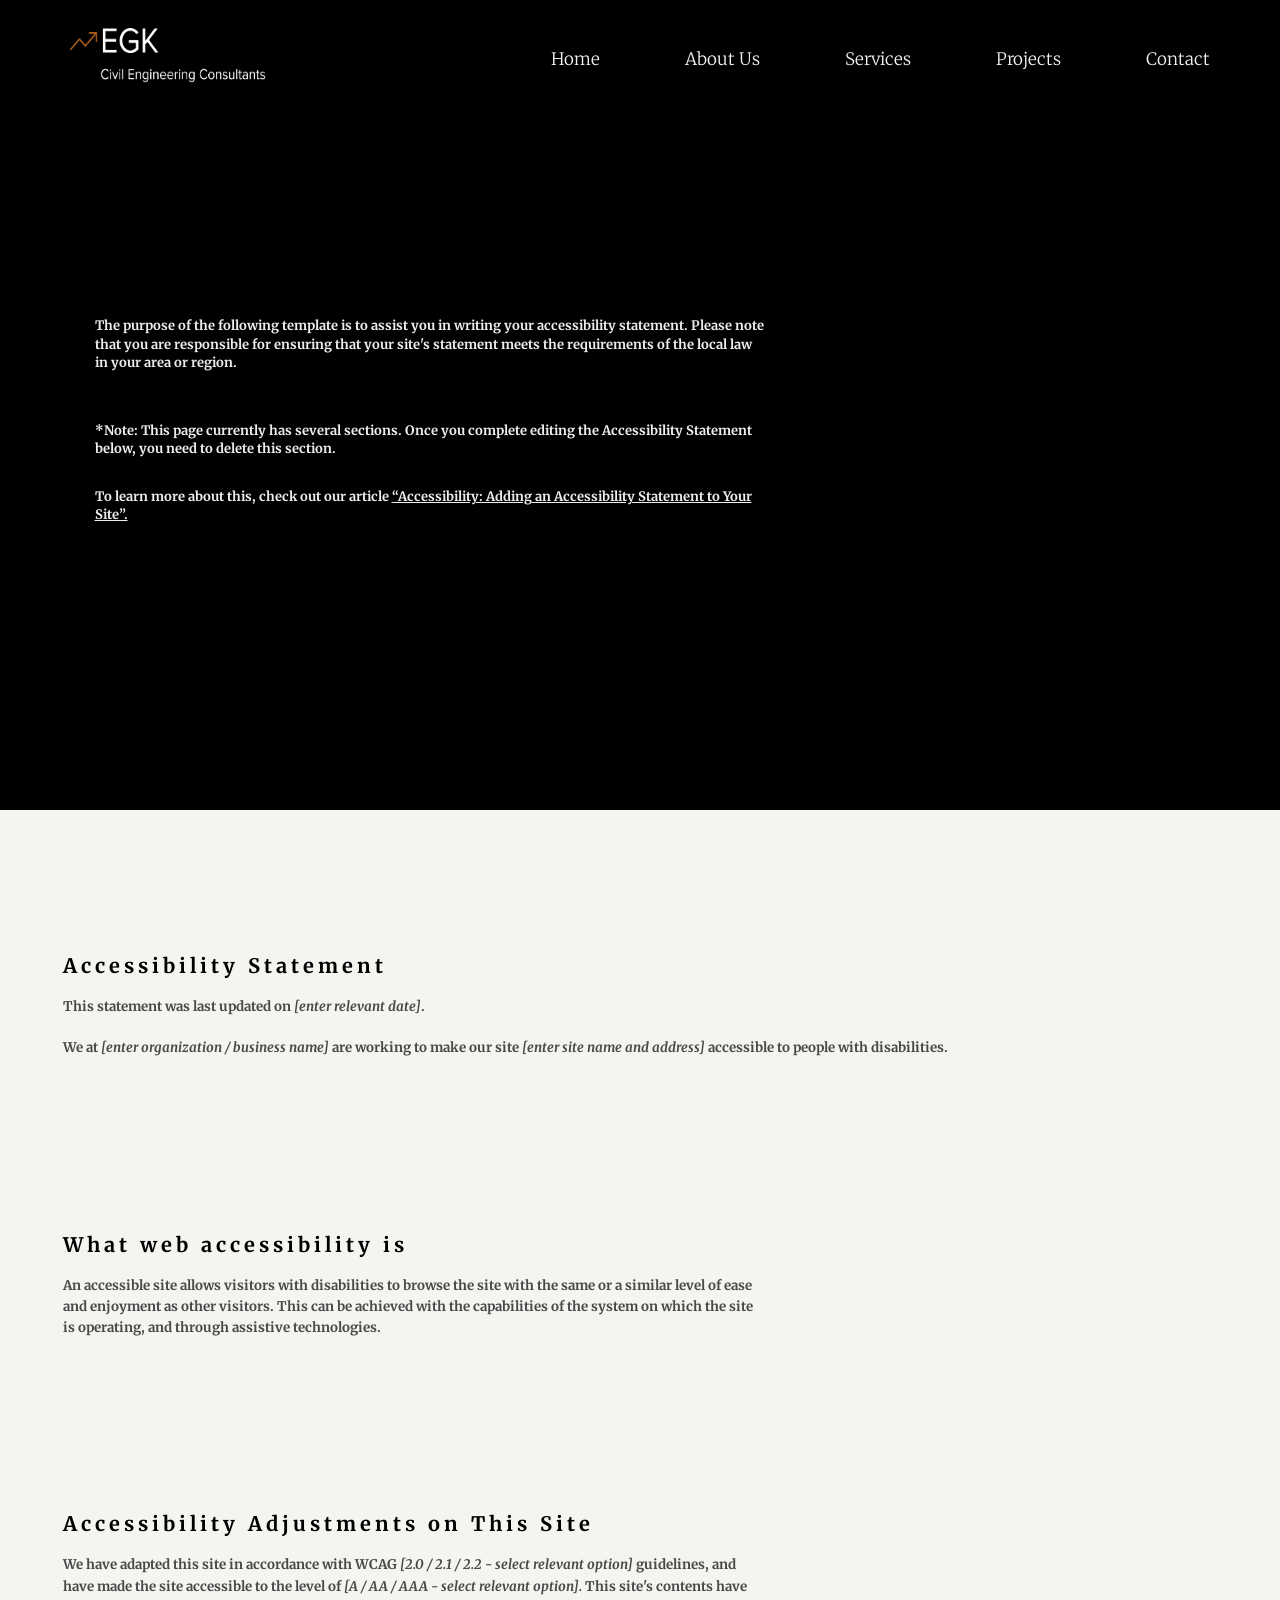
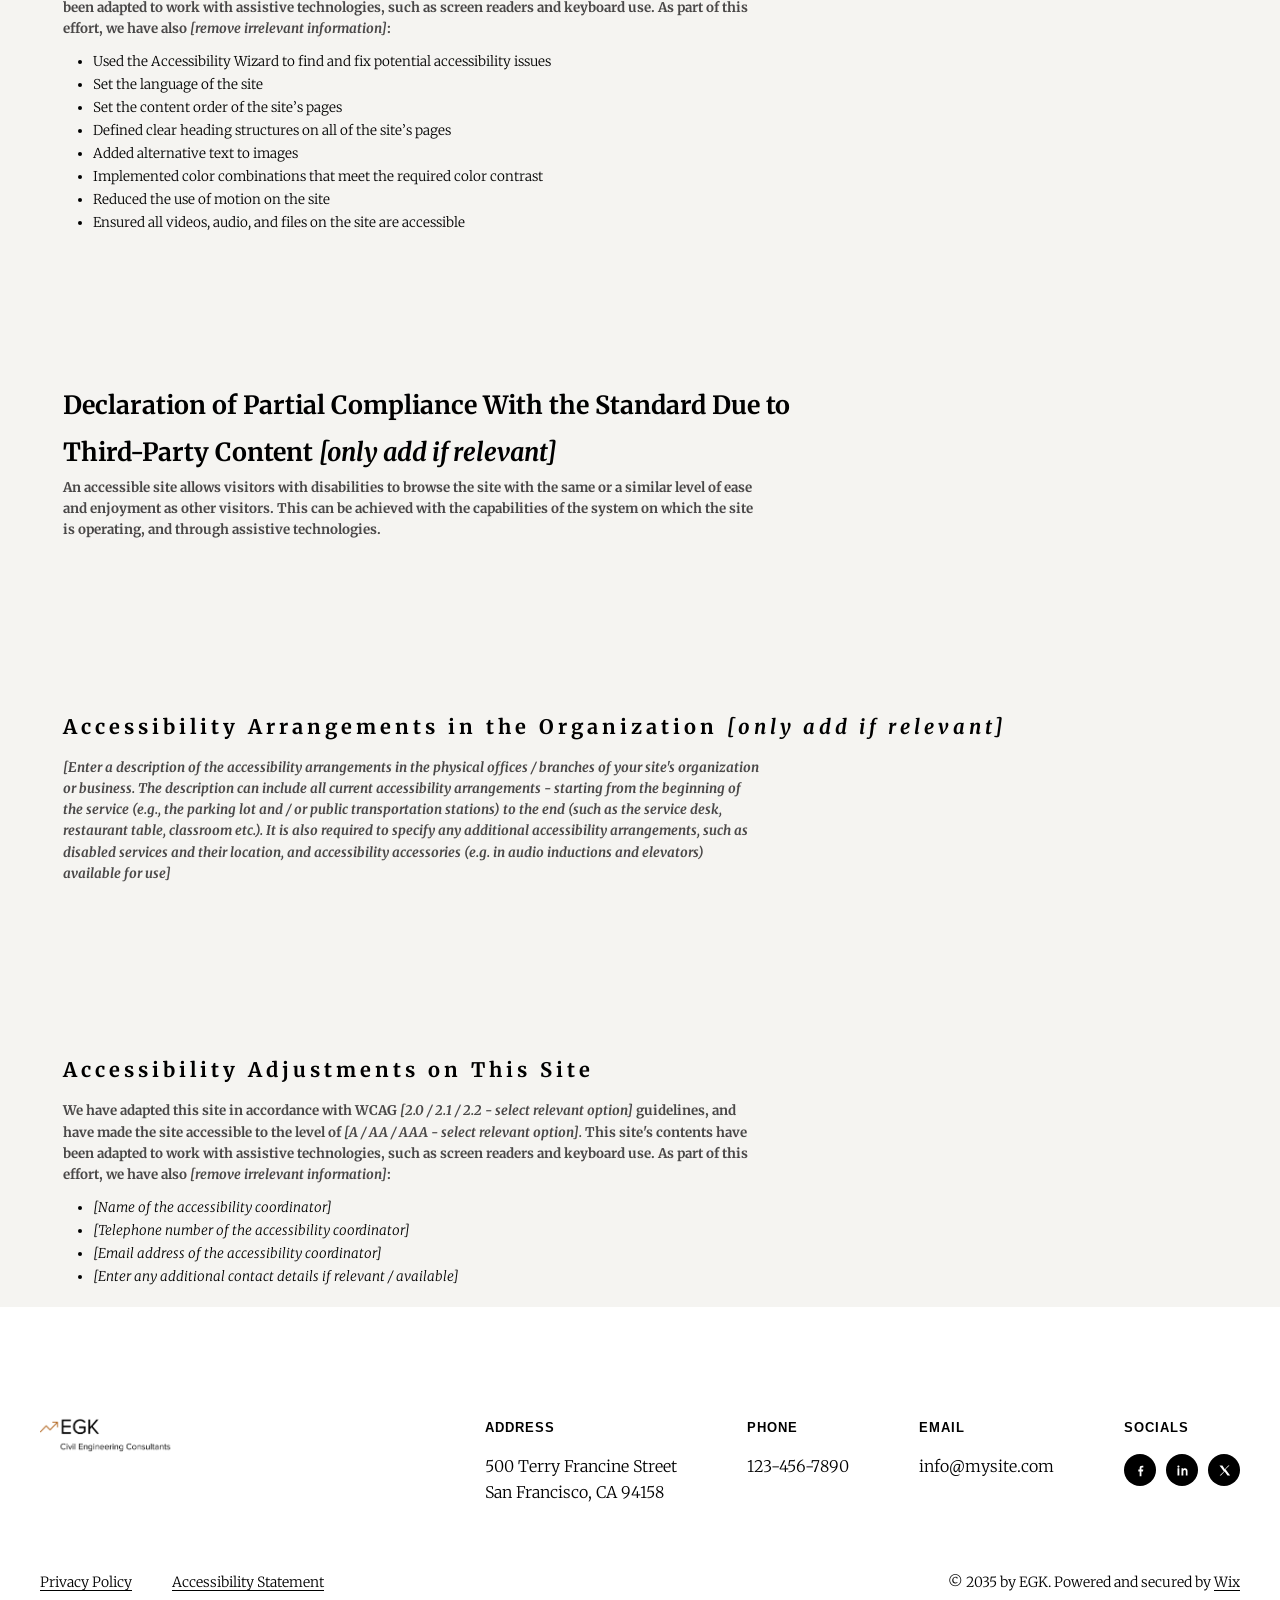
<file: pages/Accessibility-Statement/statement.html>
<!DOCTYPE html>
<html lang="en">
<head>
    <meta charset="UTF-8">
    <meta name="viewport" content="width=device-width, initial-scale=1.0">
    <link rel="stylesheet" href="../../pages/Accessibility-Statement/styles/statement.css">
    <link rel="icon" href="../../img/wix-logo.png" type="img/x-icon">
    <title>Civil Engineering Consultants</title>
    <!-- SEO -->
    <meta name="description" content="This is a Engineering web page">
    <meta name="keywords" content="HTML, SCSS">
    <meta name="author" content="ჯიმი ღვთისავრიშვილი">
    <!-- Fonts -->
    <link rel="preconnect" href="https://fonts.googleapis.com">
    <link rel="preconnect" href="https://fonts.gstatic.com" crossorigin>
    <link href="https://fonts.googleapis.com/css2?family=Arimo:ital,wght@0,400..700;1,400..700&family=Merriweather:ital,opsz,wght@0,18..144,300..900;1,18..144,300..900&family=Montserrat:ital,wght@0,100..900;1,100..900&display=swap" rel="stylesheet">
    <link rel="preconnect" href="https://fonts.googleapis.com">
    <link rel="preconnect" href="https://fonts.gstatic.com" crossorigin>
    <link href="https://fonts.googleapis.com/css2?family=Arimo:ital,wght@0,400..700;1,400..700&family=Merriweather:ital,opsz,wght@0,18..144,300..900;1,18..144,300..900&family=Montserrat:ital,wght@0,100..900;1,100..900&display=swap" rel="stylesheet">
    <link rel="preconnect" href="https://fonts.googleapis.com">
    <link rel="preconnect" href="https://fonts.gstatic.com" crossorigin>
    <link href="https://fonts.googleapis.com/css2?family=Arimo:ital,wght@0,400..700;1,400..700&family=Merriweather:ital,opsz,wght@0,18..144,300..900;1,18..144,300..900&family=Montserrat:ital,wght@0,100..900;1,100..900&display=swap" rel="stylesheet">
    <link rel="preconnect" href="https://fonts.googleapis.com">
    <link rel="preconnect" href="https://fonts.gstatic.com" crossorigin>
    <link href="https://fonts.googleapis.com/css2?family=Arimo:ital,wght@0,400..700;1,400..700&family=Merriweather:ital,opsz,wght@0,18..144,300..900;1,18..144,300..900&display=swap" rel="stylesheet">
    <link rel="preconnect" href="https://fonts.googleapis.com">
    <link rel="preconnect" href="https://fonts.gstatic.com" crossorigin>
    <link href="https://fonts.googleapis.com/css2?family=Arimo:ital,wght@0,400..700;1,400..700&family=Merriweather:ital,opsz,wght@0,18..144,300..900;1,18..144,300..900&family=Montserrat:ital,wght@0,100..900;1,100..900&display=swap" rel="stylesheet">
</head>
<body>
<!-- Header -->
<header class="header" id="statement>
        <input type="checkbox" id="burger-toggle">
        <label for="burger-toggle" class="burger">
            <span></span>
            <span></span>
            <span></span>
        </label>
        <nav class="nav-link">
            <div class="logo">
                <a href="../../index.html"><img src="../../img/EGKlogo.png" alt="EGK LOGO" class="logo-img"></a>
            </div>
            <ul class="hed-link">
                <li><a href="../../index.html" class="link">Home</a></li>
                <li><a href="../../pages/about-page/about.html" class="link">About Us</a></li>
                <li><a href="../../pages/services-page/service.html" class="link">Services</a></li>
                <li><a href="../../pages/projects-page/projects.html" class="link">Projects</a></li>
                <li><a href="../../index.html#contact-s" class="link">Contact</a></li>
            </ul>
        </nav>
</header>

<!-- Main-Section -->

<main>
    <section class="dh-tx">
        <div class="container-section">
            <h4 class="span-tx">The purpose of the following template is to assist you in writing your accessibility statement. Please note that you are responsible for ensuring that your site's statement meets the requirements of the local law in your area or region.</h4>
            <h4 class="span-tx-2">*Note: This page currently has several sections. Once you complete editing the Accessibility Statement below, you need to delete this section.</h4>
            <h4 class="span-tx-3 ">To learn more about this, check out our article <a href="#">“Accessibility: Adding an Accessibility Statement to Your Site”.</a></h4>
        </div>
    </section>
    <section class="dh-tx-2">
        <div class="container-section-num-2">
            <h1 class="title">Accessibility Statement</h1>
            <h4 class="tx-sp">This statement was last updated on <i>[enter relevant date]</i>.</h4>
            <h4 class="tx-sp">We at <i> [enter organization / business name] </i>are working to make our site <i>[enter site name and  address]</i> accessible to people with disabilities.</h4>
        </div>
        <div class="container-section-num-2">
            <h1 class="title">What web accessibility is</h1>
            <h4 class="tx-sp fort">An accessible site allows visitors with disabilities to browse the site with the same or a similar level of ease and enjoyment as other visitors. This can be achieved with the capabilities of the system on which the site is operating, and through assistive technologies.</h4>
        </div>
        <div class="container-section-num-2">
            <h1 class="title">Accessibility Adjustments on This Site</h1>
            <h4 class="tx-sp fort">We have adapted this site in accordance with WCAG <i>[2.0 / 2.1 / 2.2 - select relevant option]</i> guidelines, and have made the site accessible to the level of <i>[A / AA / AAA - select relevant option].</i> This site's contents have been adapted to work with assistive technologies, such as screen readers and keyboard use. As part of this effort, we have also <i> [remove irrelevant information]</i>:</h4>
            <ul>
                <li>Used the Accessibility Wizard to find and fix potential accessibility issues</li>
                <li>Set the language of the site </li>
                <li>Set the content order of the site’s pages</li>
                <li>Defined clear heading structures on all of the site’s pages</li>
                <li>Added alternative text to images</li>
                <li>Implemented color combinations that meet the required color contrast</li>
                <li>Reduced the use of motion on the site</li>
                <li>Ensured all videos, audio, and files on the site are accessible</li>
            </ul>
        </div>
        <div class="container-section-num-2">
            <h1 class="title-1">Declaration of Partial Compliance With the Standard Due to Third-Party Content <i>[only add if relevant]</i></h1>
            <h4 class="tx-sp fort">An accessible site allows visitors with disabilities to browse the site with the same or a similar level of ease and enjoyment as other visitors. This can be achieved with the capabilities of the system on which the site is operating, and through assistive technologies.</h4>
        </div>
        <div class="container-section-num-2">
            <h1 class="title">Accessibility Arrangements in the Organization <i> [only add if relevant]</i></h1>
            <h4 class="tx-sp fort"><i>[Enter a description of the accessibility arrangements in the physical offices / branches of your site's organization or business. The description can include all current accessibility arrangements  - starting from the beginning of the service (e.g., the parking lot and / or  public transportation stations) to the end (such as the service desk, restaurant table, classroom etc.). It is also required to specify any additional accessibility arrangements, such as disabled services and their location, and accessibility accessories (e.g. in audio inductions and elevators) available for use]</i></h4>
        </div>
        <div class="container-section-num-2">
            <h1 class="title">Accessibility Adjustments on This Site</h1>
            <h4 class="tx-sp fort">We have adapted this site in accordance with WCAG <i>[2.0 / 2.1 / 2.2 - select relevant option]</i> guidelines, and have made the site accessible to the level of <i>[A / AA / AAA - select relevant option].</i> This site's contents have been adapted to work with assistive technologies, such as screen readers and keyboard use. As part of this effort, we have also <i> [remove irrelevant information]</i>:</h4>
            <ul>
                <li><i>[Name of the accessibility coordinator]</i></li>
                <li><i>[Telephone number of the accessibility coordinator]</i> </li>
                <li><i>[Email address of the accessibility coordinator]</i></li>
                <li><i>[Enter any additional contact details if relevant / available]</i></li>
            </ul>
        </div>
    </section>
</main>
<!-- Footer -->
<footer class="footer">
    <div class="footer-top">
        <div class="footer-brand">
            <img src="../../img/EGKLOGO-BlACK.png" alt="EGK LOGO" class="footer-logo-img">
        </div>

        <div class="footer-links">
            <div class="footer-info">
                <span class="footer-label">Address</span>
                <p class="footer-text">500 Terry Francine Street<br>San Francisco, CA 94158</p>
            </div>
            <div class="footer-info">
                <span class="footer-label">Phone</span>
                <p class="footer-text">123-456-7890</p>
            </div>
            <div class="footer-info">
                <span class="footer-label">Email</span>
                <p class="footer-text">info@mysite.com</p>
            </div>
            <div class="footer-info">
                <span class="footer-label">Socials</span>
                <div class="footer-socials">
                    <a href="https://www.facebook.com/wix/" aria-label="Facebook">
                        <svg viewBox="0 0 24 24" xmlns="http://www.w3.org/2000/svg"><path d="M13.5 21v-7.5h2.5l.4-3H13.5V8.5c0-.87.24-1.46 1.49-1.46H16.5V4.35c-.26-.03-1.15-.11-2.19-.11-2.17 0-3.66 1.32-3.66 3.75V10.5H8.5v3H10.65V21h2.85z"/></svg>
                    </a>
                    <a href="https://www.linkedin.com/company/wix-com" aria-label="LinkedIn">
                        <svg viewBox="0 0 24 24" xmlns="http://www.w3.org/2000/svg"><path d="M6.94 8.5H4V20h2.94V8.5zM5.47 4a1.7 1.7 0 100 3.4 1.7 1.7 0 000-3.4zM20 12.9c0-3-1.6-4.4-3.75-4.4-1.73 0-2.5.95-2.93 1.62V8.5H10.4c.04.86 0 11.5 0 11.5h2.92v-6.4c0-.34.02-.68.12-.93.28-.68.9-1.4 1.96-1.4 1.38 0 1.94 1.06 1.94 2.6V20H20v-7.1z"/></svg>
                    </a>
                    <a href="https://www.twitter.com/wix" aria-label="X">
                        <svg viewBox="0 0 24 24" xmlns="http://www.w3.org/2000/svg"><path d="M4 4l7.1 9.5L4.3 20h1.9l6-6.4 4.6 6.4H21l-7.4-9.9L20 4h-1.9l-5.6 5.9L8.6 4H4z"/></svg>
                    </a>
                </div>
            </div>
        </div>
    </div>

    <div class="footer-bottom">
        <a href="../../pages/Privacy-Policy/privacy.html" class="footer-link">Privacy Policy</a>
        <a href="#statement" class="footer-link">Accessibility Statement</a>
        <span class="footer-copy">© 2035 by EGK. Powered and secured by <a href="#" class="footer-link">Wix</a></span>
    </div>
</footer>
</body>
</html>
</file>
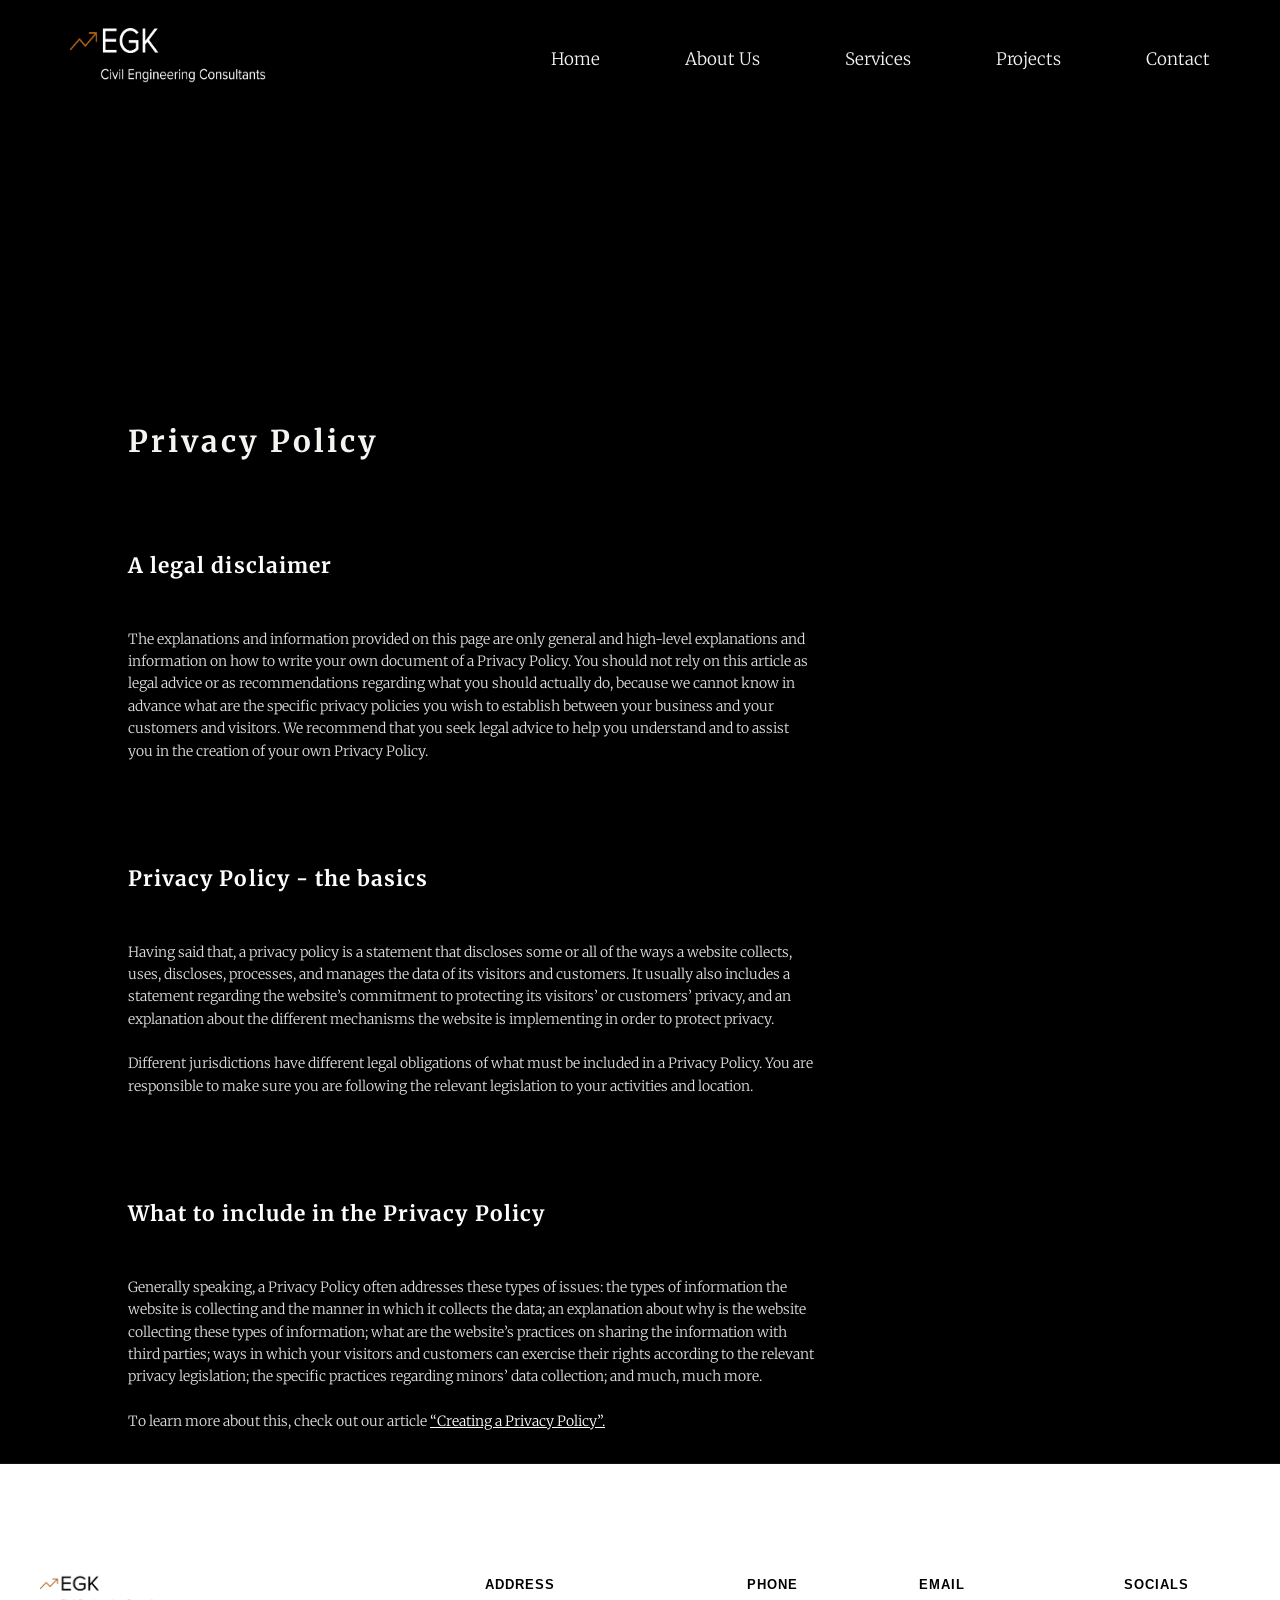
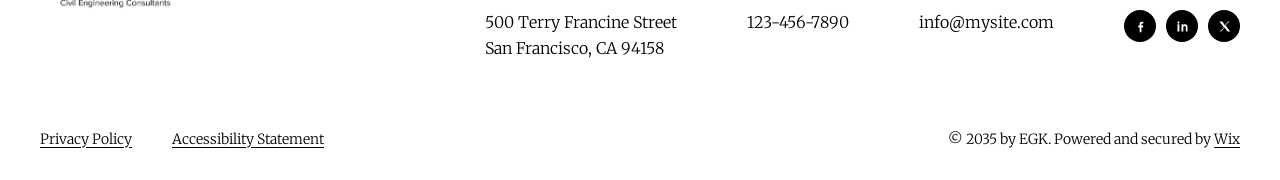
<file: pages/Privacy-Policy/privacy.html>
<!DOCTYPE html>
<html lang="en">
<head>
    <meta charset="UTF-8">
    <meta name="viewport" content="width=device-width, initial-scale=1.0">
    <link rel="stylesheet" href="../../pages/Privacy-Policy/styles/privacy.css">
    <link rel="icon" href="../../img/wix-logo.png" type="img/x-icon">
    <title>Civil Engineering Consultants</title>
    <!-- SEO -->
    <meta name="description" content="This is a Engineering web page">
    <meta name="keywords" content="HTML, SCSS">
    <meta name="author" content="ჯიმი ღვთისავრიშვილი">
    <!-- Fonts -->
    <link rel="preconnect" href="https://fonts.googleapis.com">
    <link rel="preconnect" href="https://fonts.gstatic.com" crossorigin>
    <link href="https://fonts.googleapis.com/css2?family=Arimo:ital,wght@0,400..700;1,400..700&family=Merriweather:ital,opsz,wght@0,18..144,300..900;1,18..144,300..900&family=Montserrat:ital,wght@0,100..900;1,100..900&display=swap" rel="stylesheet">
    <link rel="preconnect" href="https://fonts.googleapis.com">
    <link rel="preconnect" href="https://fonts.gstatic.com" crossorigin>
    <link href="https://fonts.googleapis.com/css2?family=Arimo:ital,wght@0,400..700;1,400..700&family=Merriweather:ital,opsz,wght@0,18..144,300..900;1,18..144,300..900&family=Montserrat:ital,wght@0,100..900;1,100..900&display=swap" rel="stylesheet">
    <link rel="preconnect" href="https://fonts.googleapis.com">
    <link rel="preconnect" href="https://fonts.gstatic.com" crossorigin>
    <link href="https://fonts.googleapis.com/css2?family=Arimo:ital,wght@0,400..700;1,400..700&family=Merriweather:ital,opsz,wght@0,18..144,300..900;1,18..144,300..900&family=Montserrat:ital,wght@0,100..900;1,100..900&display=swap" rel="stylesheet">
    <link rel="preconnect" href="https://fonts.googleapis.com">
    <link rel="preconnect" href="https://fonts.gstatic.com" crossorigin>
    <link href="https://fonts.googleapis.com/css2?family=Arimo:ital,wght@0,400..700;1,400..700&family=Merriweather:ital,opsz,wght@0,18..144,300..900;1,18..144,300..900&display=swap" rel="stylesheet">
    <link rel="preconnect" href="https://fonts.googleapis.com">
    <link rel="preconnect" href="https://fonts.gstatic.com" crossorigin>
    <link href="https://fonts.googleapis.com/css2?family=Arimo:ital,wght@0,400..700;1,400..700&family=Merriweather:ital,opsz,wght@0,18..144,300..900;1,18..144,300..900&family=Montserrat:ital,wght@0,100..900;1,100..900&display=swap" rel="stylesheet">
</head>
<body>
    <!-- Header -->
    <header class="header" id="projectsheader">
        <input type="checkbox" id="burger-toggle">
        <label for="burger-toggle" class="burger">
            <span></span>
            <span></span>
            <span></span>
        </label>
        <nav class="nav-link">
            <div class="logo">
                <a href="../../index.html"><img src="../../img/EGKlogo.png" alt="EGK LOGO" class="logo-img"></a>
            </div>
            <ul class="hed-link">
                <li><a href="../../index.html" class="link">Home</a></li>
                <li><a href="../../pages/about-page/about.html" class="link">About Us</a></li>
                <li><a href="../../pages/services-page/service.html" class="link">Services</a></li>
                <li><a href="../../pages/projects-page/projects.html" class="link">Projects</a></li>
                <li><a href="../../index.html#contact-s" class="link">Contact</a></li>
            </ul>
        </nav>
</header>

<!-- Policy Section -->
<main>
<section class="privacy-policy">
    <div class="own-policy">
        <h1 class="title-policy">Privacy Policy</h1>
        <h2 class="main-title">A legal disclaimer</h2>
        <p class="last-title">The explanations and information provided on this page are only general and high-level explanations and information on how to write your own document of a Privacy Policy. You should not rely on this article as legal advice or as recommendations regarding what you should actually do, because we cannot know in advance what are the specific privacy policies you wish to establish between your business and your customers and visitors. We recommend that you seek legal advice to help you understand and to assist you in the creation of your own Privacy Policy.</p>
    </div>
    <div class="own-policy">
        <h2 class="main-title">Privacy Policy - the basics</h2>
        <p class="last-title">Having said that, a privacy policy is a statement that discloses some or all of the ways a website collects, uses, discloses, processes, and manages the data of its visitors and customers. It usually also includes a statement regarding the website’s commitment to protecting its visitors’ or customers’ privacy, and an explanation about the different mechanisms the website is implementing in order to protect privacy. <br><br> Different jurisdictions have different legal obligations of what must be included in a Privacy Policy. You are responsible to make sure you are following the relevant legislation to your activities and location.</p>
    </div>
    <div class="own-policy">
        <h2 class="main-title">What to include in the Privacy Policy</h2>
        <p class="last-title">Generally speaking, a Privacy Policy often addresses these types of issues: the types of information the website is collecting and the manner in which it collects the data; an explanation about why is the website collecting these types of information; what are the website’s practices on sharing the information with third parties; ways in which your visitors and customers can exercise their rights according to the relevant privacy legislation; the specific practices regarding minors’ data collection; and much, much more. <br><br> To learn more about this, check out our article <a href="https://support.wix.com/en/article/creating-a-privacy-policy" class="text-href">“Creating a Privacy Policy”.</a></p>
    </div>
</section>
</main>
<!-- Footer -->
<footer class="footer">
    <div class="footer-top">
        <div class="footer-brand">
            <img src="../../img/EGKLOGO-BlACK.png" alt="EGK LOGO" class="footer-logo-img">
        </div>

        <div class="footer-links">
            <div class="footer-info">
                <span class="footer-label">Address</span>
                <p class="footer-text">500 Terry Francine Street<br>San Francisco, CA 94158</p>
            </div>
            <div class="footer-info">
                <span class="footer-label">Phone</span>
                <p class="footer-text">123-456-7890</p>
            </div>
            <div class="footer-info">
                <span class="footer-label">Email</span>
                <p class="footer-text">info@mysite.com</p>
            </div>
            <div class="footer-info">
                <span class="footer-label">Socials</span>
                <div class="footer-socials">
                    <a href="https://www.facebook.com/wix/" aria-label="Facebook">
                        <svg viewBox="0 0 24 24" xmlns="http://www.w3.org/2000/svg"><path d="M13.5 21v-7.5h2.5l.4-3H13.5V8.5c0-.87.24-1.46 1.49-1.46H16.5V4.35c-.26-.03-1.15-.11-2.19-.11-2.17 0-3.66 1.32-3.66 3.75V10.5H8.5v3H10.65V21h2.85z"/></svg>
                    </a>
                    <a href="https://www.linkedin.com/company/wix-com" aria-label="LinkedIn">
                        <svg viewBox="0 0 24 24" xmlns="http://www.w3.org/2000/svg"><path d="M6.94 8.5H4V20h2.94V8.5zM5.47 4a1.7 1.7 0 100 3.4 1.7 1.7 0 000-3.4zM20 12.9c0-3-1.6-4.4-3.75-4.4-1.73 0-2.5.95-2.93 1.62V8.5H10.4c.04.86 0 11.5 0 11.5h2.92v-6.4c0-.34.02-.68.12-.93.28-.68.9-1.4 1.96-1.4 1.38 0 1.94 1.06 1.94 2.6V20H20v-7.1z"/></svg>
                    </a>
                    <a href="https://www.twitter.com/wix" aria-label="X">
                        <svg viewBox="0 0 24 24" xmlns="http://www.w3.org/2000/svg"><path d="M4 4l7.1 9.5L4.3 20h1.9l6-6.4 4.6 6.4H21l-7.4-9.9L20 4h-1.9l-5.6 5.9L8.6 4H4z"/></svg>
                    </a>
                </div>
            </div>
        </div>
    </div>

    <div class="footer-bottom">
        <a href="#projectsheader" class="footer-link">Privacy Policy</a>
        <a href="../Accessibility-Statement/statement.html" class="footer-link">Accessibility Statement</a>
        <span class="footer-copy">© 2035 by EGK. Powered and secured by <a href="#" class="footer-link">Wix</a></span>
    </div>
</footer>
</body>
</html>
</file>
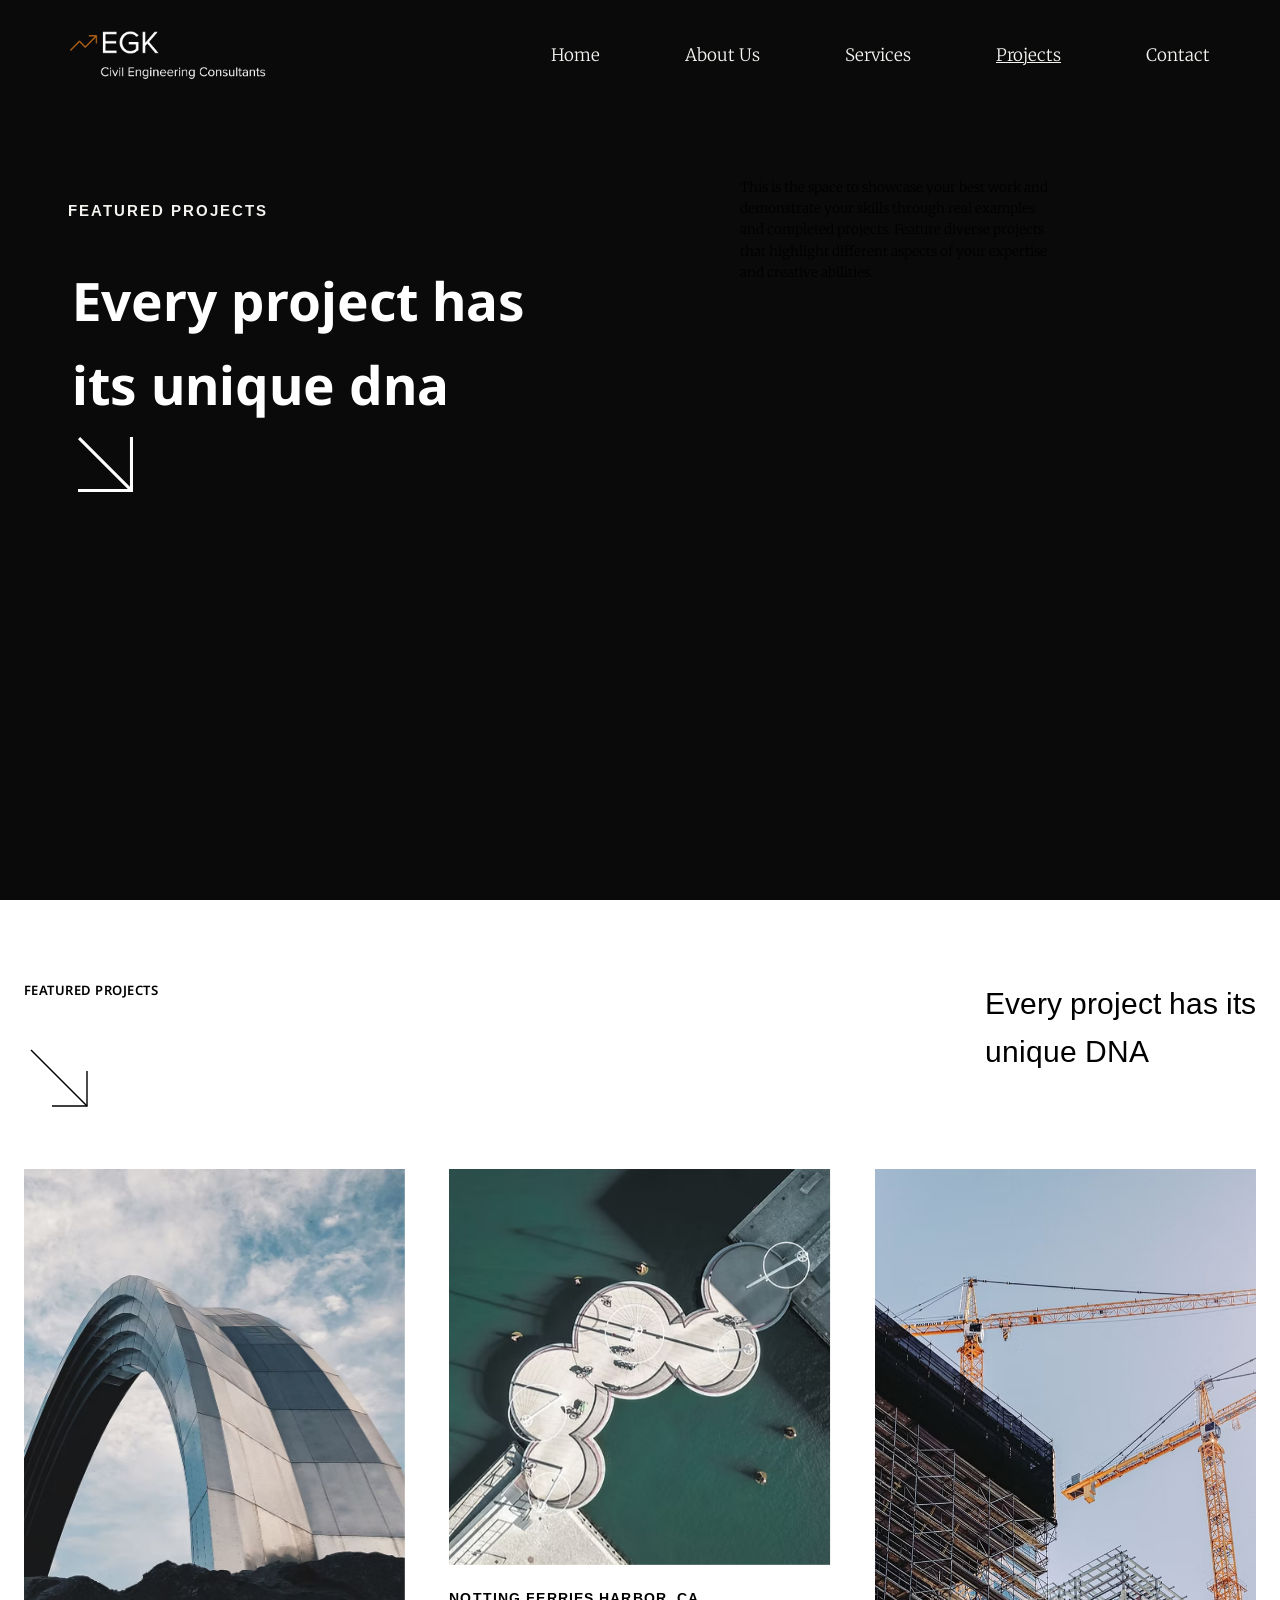
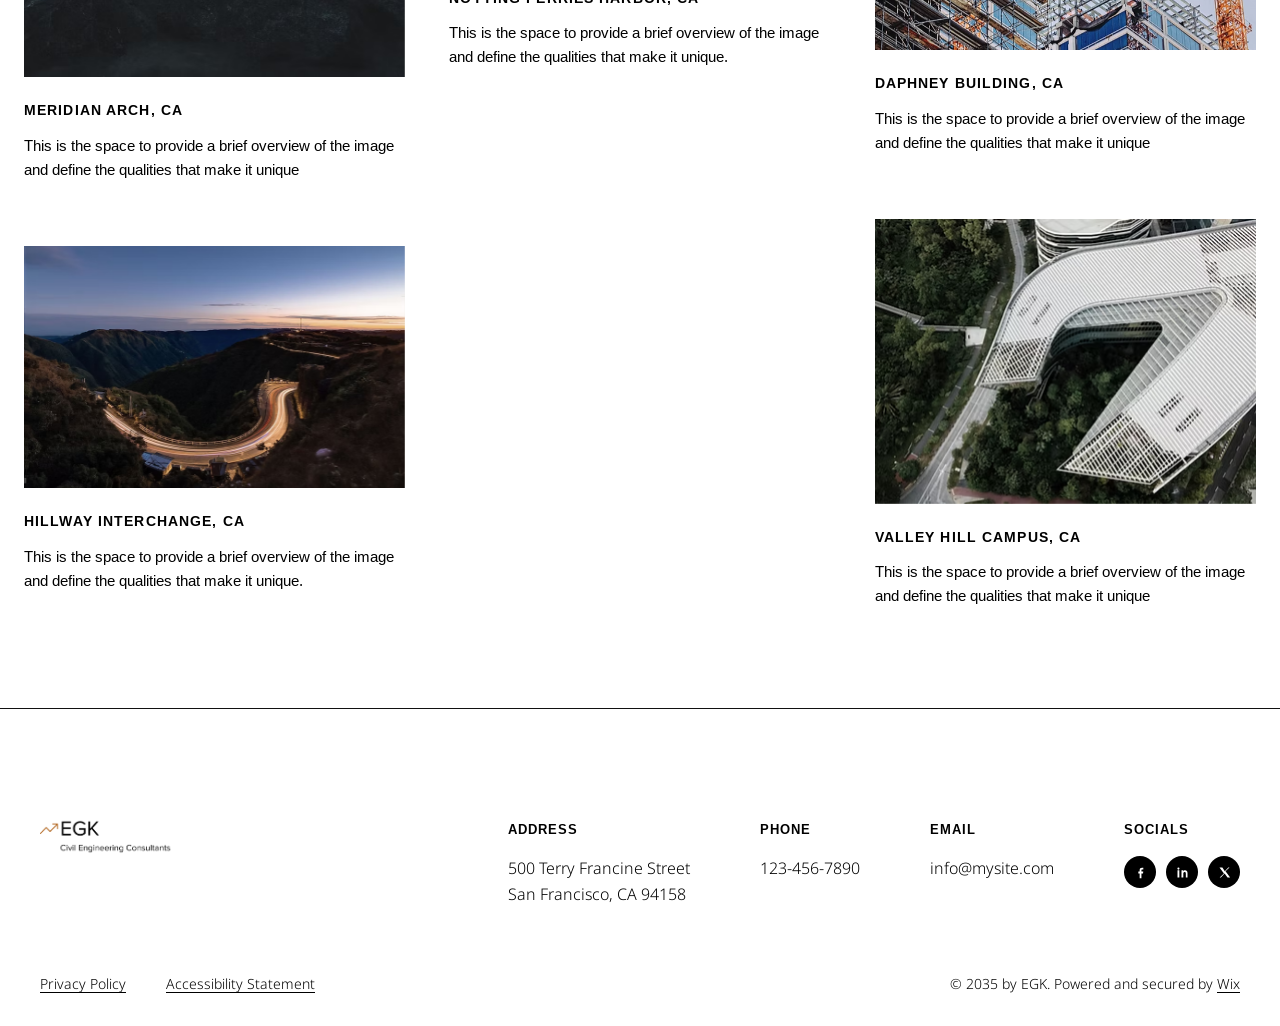
<file: pages/projects-page/projects.html>
<!DOCTYPE html>
<html lang="en">
<head>
    <meta charset="UTF-8">
    <meta name="viewport" content="width=device-width, initial-scale=1.0">
    <link rel="stylesheet" href="../../pages/projects-page/styles/projects.css">
    <link rel="icon" href="../../img/wix-logo.png" type="img/x-icon">
    <!-- SEO -->
    <meta name="description" content="This is a Engineering web page">
    <meta name="keywords" content="HTML, SCSS">
    <meta name="author" content="ჯიმი ღვთისავრიშვილი">
    <!-- FONTS -->
    <link rel="preconnect" href="https://fonts.googleapis.com">
    <link rel="preconnect" href="https://fonts.gstatic.com" crossorigin>
    <link href="https://fonts.googleapis.com/css2?family=Arimo:ital,wght@0,400..700;1,400..700&family=Merriweather:ital,opsz,wght@0,18..144,300..900;1,18..144,300..900&family=Montserrat:ital,wght@0,100..900;1,100..900&display=swap" rel="stylesheet">
    <link rel="preconnect" href="https://fonts.googleapis.com">
    <link rel="preconnect" href="https://fonts.gstatic.com" crossorigin>
    <link href="https://fonts.googleapis.com/css2?family=Arimo:ital,wght@0,400..700;1,400..700&family=Merriweather:ital,opsz,wght@0,18..144,300..900;1,18..144,300..900&family=Montserrat:ital,wght@0,100..900;1,100..900&display=swap" rel="stylesheet">
    <link rel="preconnect" href="https://fonts.googleapis.com">
    <link rel="preconnect" href="https://fonts.gstatic.com" crossorigin>
    <link href="https://fonts.googleapis.com/css2?family=Arimo:ital,wght@0,400..700;1,400..700&family=Merriweather:ital,opsz,wght@0,18..144,300..900;1,18..144,300..900&display=swap" rel="stylesheet">
    <link rel="preconnect" href="https://fonts.googleapis.com">
    <link rel="preconnect" href="https://fonts.gstatic.com" crossorigin>
    <link href="https://fonts.googleapis.com/css2?family=Arimo:ital,wght@0,400..700;1,400..700&family=Merriweather:ital,opsz,wght@0,18..144,300..900;1,18..144,300..900&family=Montserrat:ital,wght@0,100..900;1,100..900&display=swap" rel="stylesheet">
    <link rel="preconnect" href="https://fonts.googleapis.com">
    <link rel="preconnect" href="https://fonts.gstatic.com" crossorigin>
    <link href="https://fonts.googleapis.com/css2?family=Arimo:ital,wght@0,400..700;1,400..700&family=Lora:ital,wght@0,400..700;1,400..700&family=Merriweather:ital,opsz,wght@0,18..144,300..900;1,18..144,300..900&family=Montserrat:ital,wght@0,100..900;1,100..900&family=Source+Serif+4:ital,opsz,wght@0,8..60,200..900;1,8..60,200..900&display=swap" rel="stylesheet">
    <title>Civil Engineering Consultants</title>
</head>
<body>
    <!-- HEADER -->
    <header class="header">
        <input type="checkbox" id="burger-toggle">
        <label for="burger-toggle" class="burger">
            <span></span>
            <span></span>
            <span></span>
        </label>
        <nav class="nav-link">
            <div class="logo">
                <a href="../../index.html"><img src="../../img/EGKlogo.png" alt="EGK LOGO" class="logo-img"></a>
            </div>
            <ul class="hed-link">
                <li><a href="../../index.html" class="link">Home</a></li>
                <li><a href="../../pages/about-page/about.html" class="link">About Us</a></li>
                <li><a href="../../pages/services-page/service.html" class="link">Services</a></li>
                <li><a href="../../pages/projects-page/projects.html" class="link link-active">Projects</a></li>
                <li><a href="../../index.html#contact-s" class="link">Contact</a></li>
            </ul>
        </nav>
    </header>
    <!-- Text-Section -->
    <section class="text-section">
        <div class="div-class">
            <div class="dv-text-left">
                <p class="dv1">Featured Projects</p>
                <h1 class="dv2">Every project has its unique dna</h1>
                    <svg aria-label="" class="svg-sv" fill="white" role="presentation" aria-hidden="true" preserveAspectRatio="xMidYMid meet" data-type="shape" viewBox="19.588 20.146 159.561 159.541" xmlns:xlink="http://www.w3.org/1999/xlink" xmlns="http://www.w3.org/2000/svg" data-bbox="19.588 20.146 159.561 159.541"><g class="_svgImageSource_1lilf_7" data-type="shape"><g>
                    <path d="M170.281 20.146v144.371L25.892 20.16l-6.27 6.268 144.421 144.393H19.588v8.866h159.561V20.146h-8.868z"></path>
                    </g></g>
                    </svg>
            </div>
            <div class="dv-text-right">
                <span class="dv3">This is the space to showcase your best work and demonstrate your skills through real examples and completed projects. Feature diverse projects that highlight different aspects of your expertise and creative abilities.</span>
            </div>
        </div>
    </section>

    <!-- Featured-SECTION -->
    <section class="featured">
        <div class="featured-top">
            <div class="featured-left">
                <span class="span-class" style="color: black;">Featured Projects</span>
                <div class="arrow">
                <svg aria-hidden="true" viewBox="0 0 100 100" fill="black" xmlns="http://www.w3.org/2000/svg">
                    <polyline points="10,10 90,90" stroke="currentColor" stroke-width="2" fill="none"/>
                    <polyline points="90,40 90,90 40,90" stroke="currentColor" stroke-width="2" fill="none"/>
                </svg>
                </div>
            </div>
            <div class="featured-right">
                <h2 class="headline" style="color: black;">Every project has its<br> unique DNA</h2>
            </div>
        </div>
        <!-- Featured Grid -->
        <div class="featured-grid">
            <div class="f-card f-card--tall">
                <div class="f-img-wrap">
                <img src="../../img/MOLLINS MUSEUM, CA.avif" alt="Museum">
                </div>
                <h3 class="f-title" style="color: black;">Meridian Arch, CA</h3>
                <p class="p-text" style="color: black;">This is the space to provide a brief overview of the image and define the qualities that make it unique</p>
            </div>
            <div class="f-card f-card--mid">
                <div class="f-img-wrap">
                <img src="../../img/HILLWAY INTERCHANGE, CA.avif" alt="Museum">
                </div>
                <h3 class="f-title" style="color: black;">HILLWAY INTERCHANGE, CA</h3>
                <p class="p-text" style="color: black;">This is the space to provide a brief overview of the image and define the qualities that make it unique.</p>
            </div>
            <div class="f-card f-card--short">
                <div class="f-img-wrap">
                <img src="../../img/NOTTING FERRIES HARBOR, CA.avif" alt="Museum" class="oneofus">
                </div>
                <h3 class="f-title" style="color: black;">NOTTING FERRIES HARBOR, CA</h3>
                <p class="p-text" style="color: black;">This is the space to provide a brief overview of the image and define the qualities that make it unique.</p>
            </div>
            <div class="f-card f-card--mid">
                <div class="f-img-wrap">
                <img src="../../img/DAPHNEY BUILDING, CA.avif" alt="Museum">
                </div>
                <h3 class="f-title" style="color: black;">DAPHNEY BUILDING, CA</h3>
                <p class="p-text" style="color: black;">This is the space to provide a brief overview of the image and define the qualities that make it unique</p>
            </div>
            <div class="f-card f-card--short">
                <div class="f-img-wrap">
                <img src="../../img/VALLEY HILL CAMPUS, CA.avif" alt="Museum">
                </div>
                <h3 class="f-title" style="color: black;">VALLEY HILL CAMPUS, CA</h3>
                <p class="p-text" style="color: black;">This is the space to provide a brief overview of the image and define the qualities that make it unique</p>
            </div>
        </div>
    </section>
    <!-- Footer -->
    <footer class="footer" id="footer-s">
    <div class="footer-top">
        <div class="footer-brand">
            <img src="../../img/EGKLOGO-BlACK.png" alt="EGK LOGO" class="footer-logo-img">
        </div>

        <div class="footer-links">
            <div class="footer-info">
                <span class="footer-label">Address</span>
                <p class="footer-text">500 Terry Francine Street<br>San Francisco, CA 94158</p>
            </div>
            <div class="footer-info">
                <span class="footer-label">Phone</span>
                <p class="footer-text">123-456-7890</p>
            </div>
            <div class="footer-info">
                <span class="footer-label">Email</span>
                <p class="footer-text">info@mysite.com</p>
            </div>
            <div class="footer-info">
                <span class="footer-label">Socials</span>
                <div class="footer-socials">
                    <a href="https://www.facebook.com/wix/" aria-label="Facebook">
                        <svg viewBox="0 0 24 24" xmlns="http://www.w3.org/2000/svg"><path d="M13.5 21v-7.5h2.5l.4-3H13.5V8.5c0-.87.24-1.46 1.49-1.46H16.5V4.35c-.26-.03-1.15-.11-2.19-.11-2.17 0-3.66 1.32-3.66 3.75V10.5H8.5v3H10.65V21h2.85z"/></svg>
                    </a>
                    <a href="https://www.linkedin.com/company/wix-com" aria-label="LinkedIn">
                        <svg viewBox="0 0 24 24" xmlns="http://www.w3.org/2000/svg"><path d="M6.94 8.5H4V20h2.94V8.5zM5.47 4a1.7 1.7 0 100 3.4 1.7 1.7 0 000-3.4zM20 12.9c0-3-1.6-4.4-3.75-4.4-1.73 0-2.5.95-2.93 1.62V8.5H10.4c.04.86 0 11.5 0 11.5h2.92v-6.4c0-.34.02-.68.12-.93.28-.68.9-1.4 1.96-1.4 1.38 0 1.94 1.06 1.94 2.6V20H20v-7.1z"/></svg>
                    </a>
                    <a href="https://www.twitter.com/wix" aria-label="X">
                        <svg viewBox="0 0 24 24" xmlns="http://www.w3.org/2000/svg"><path d="M4 4l7.1 9.5L4.3 20h1.9l6-6.4 4.6 6.4H21l-7.4-9.9L20 4h-1.9l-5.6 5.9L8.6 4H4z"/></svg>
                    </a>
                </div>
            </div>
        </div>
    </div>

    <div class="footer-bottom">
        <a href="../../pages/Privacy-Policy/privacy.html" class="footer-link">Privacy Policy</a>
        <a href="../../pages/Accessibility-Statement/statement.html" class="footer-link">Accessibility Statement</a>
        <span class="footer-copy">© 2035 by EGK. Powered and secured by <a href="#" class="footer-link">Wix</a></span>
    </div>
</footer>
</body>
</html>
</file>
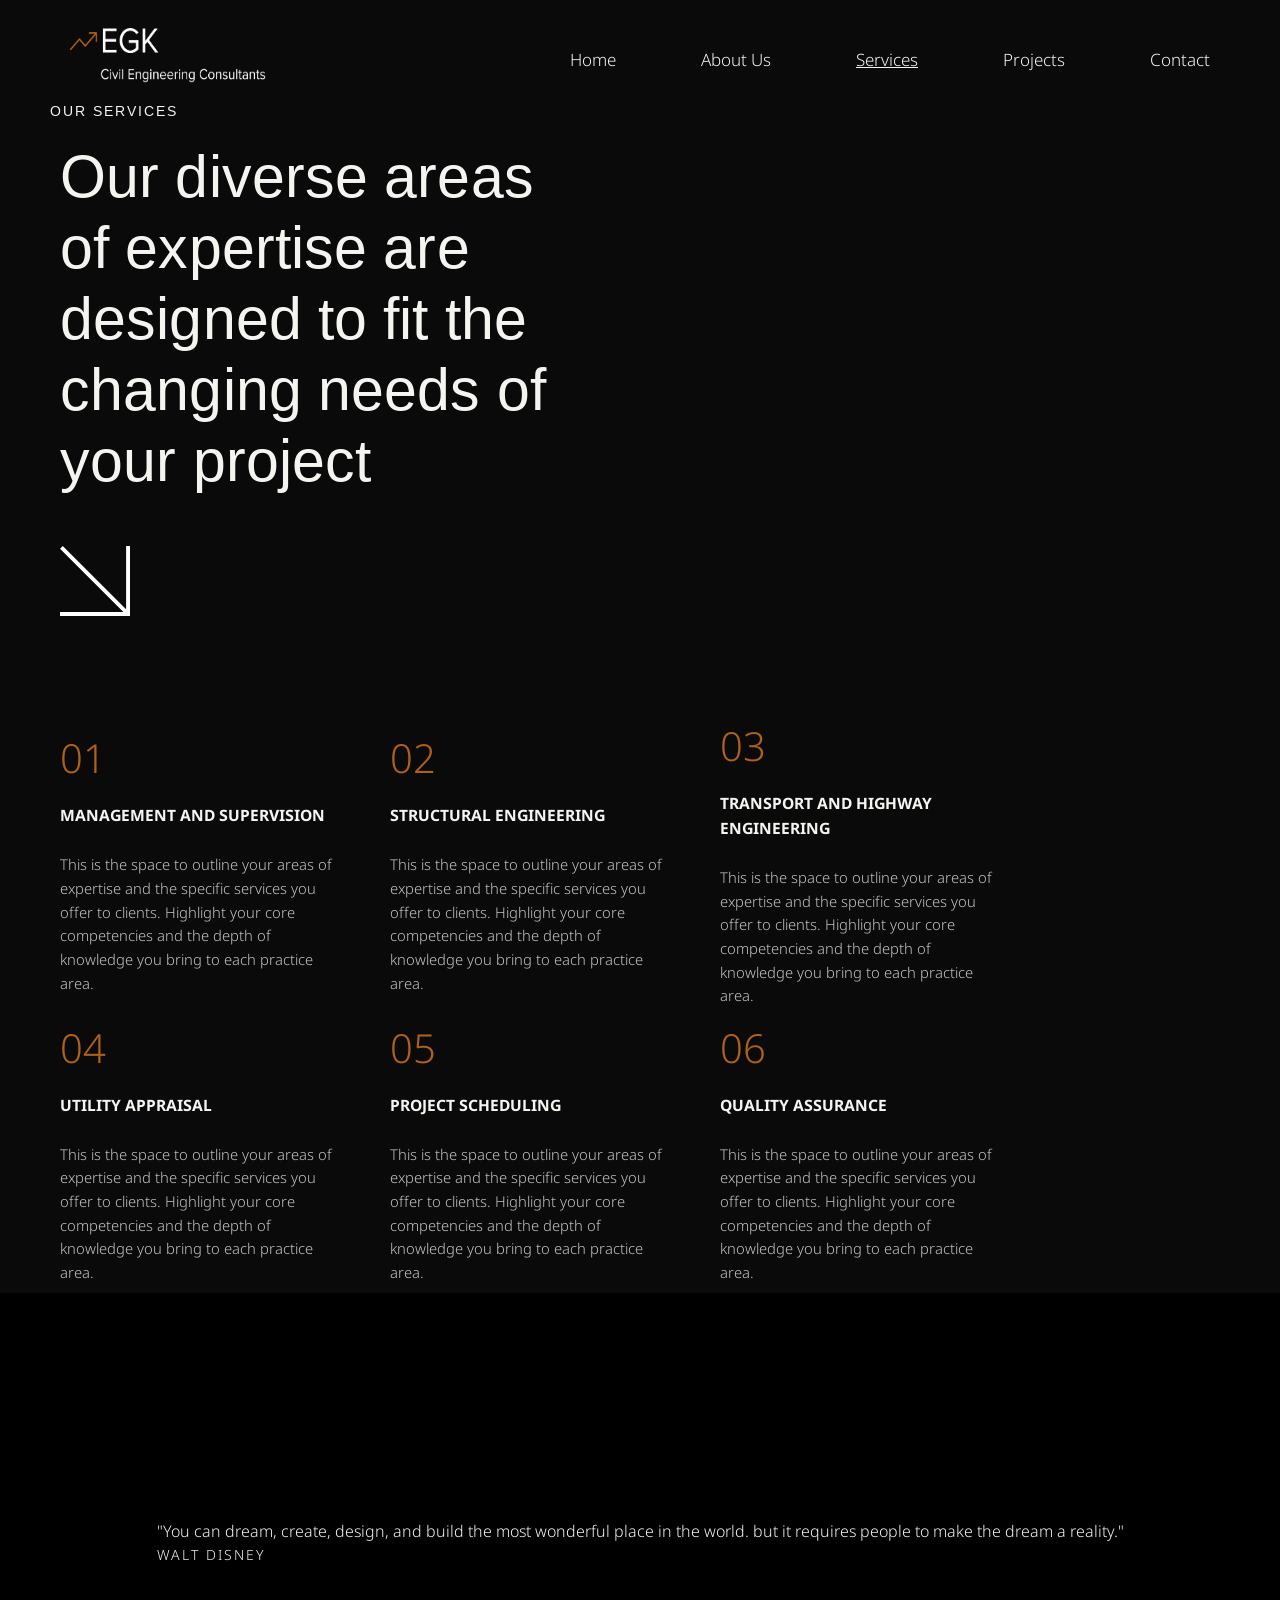
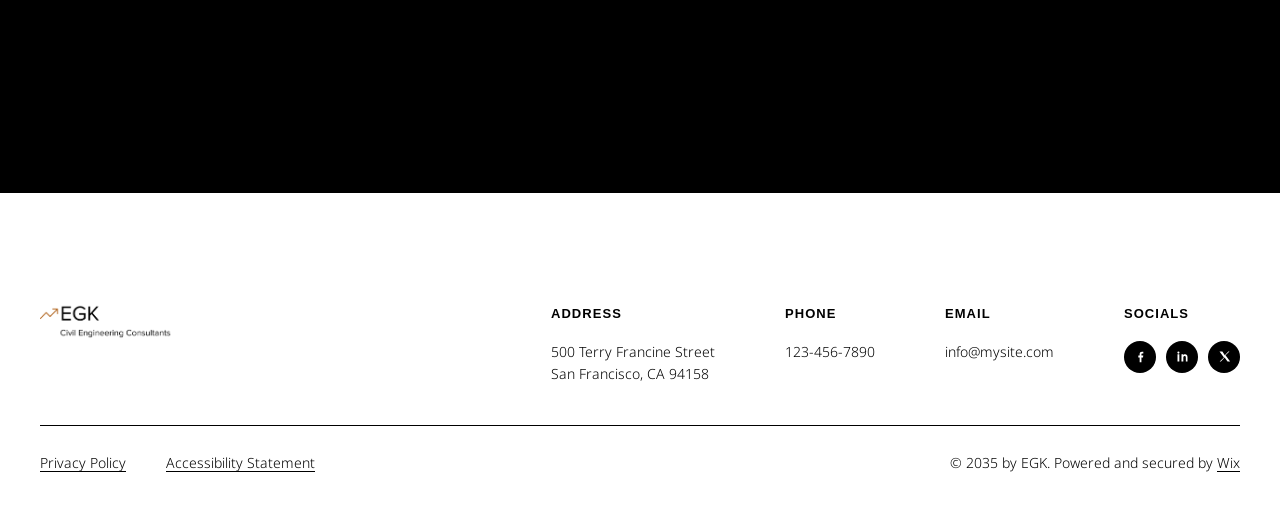
<file: pages/services-page/service.html>
<!DOCTYPE html>
<html lang="en">
<head>
    <meta charset="UTF-8">
    <meta name="viewport" content="width=device-width, initial-scale=1.0">
    <link rel="stylesheet" href="./style/service.css">
    <link rel="icon" href="../../img/wix-logo.png" type="img/x-icon">
    <!-- SEO -->
    <meta name="description" content="This is a Engineering web page">
    <meta name="keywords" content="HTML, SCSS">
    <meta name="author" content="ჯიმი ღვთისავრიშვილი">
    <!-- FONTS -->
    <link rel="preconnect" href="https://fonts.googleapis.com">
    <link rel="preconnect" href="https://fonts.gstatic.com" crossorigin>
    <link href="https://fonts.googleapis.com/css2?family=Arimo:ital,wght@0,400..700;1,400..700&family=Merriweather:ital,opsz,wght@0,18..144,300..900;1,18..144,300..900&family=Montserrat:ital,wght@0,100..900;1,100..900&display=swap" rel="stylesheet">
    <link rel="preconnect" href="https://fonts.googleapis.com">
    <link rel="preconnect" href="https://fonts.gstatic.com" crossorigin>
    <link href="https://fonts.googleapis.com/css2?family=Arimo:ital,wght@0,400..700;1,400..700&family=Merriweather:ital,opsz,wght@0,18..144,300..900;1,18..144,300..900&family=Montserrat:ital,wght@0,100..900;1,100..900&display=swap" rel="stylesheet">
    <link rel="preconnect" href="https://fonts.googleapis.com">
    <link rel="preconnect" href="https://fonts.gstatic.com" crossorigin>
    <link href="https://fonts.googleapis.com/css2?family=Arimo:ital,wght@0,400..700;1,400..700&family=Merriweather:ital,opsz,wght@0,18..144,300..900;1,18..144,300..900&display=swap" rel="stylesheet">
    <link rel="preconnect" href="https://fonts.googleapis.com">
    <link rel="preconnect" href="https://fonts.gstatic.com" crossorigin>
    <link href="https://fonts.googleapis.com/css2?family=Arimo:ital,wght@0,400..700;1,400..700&family=Merriweather:ital,opsz,wght@0,18..144,300..900;1,18..144,300..900&family=Montserrat:ital,wght@0,100..900;1,100..900&display=swap" rel="stylesheet">
    <title>Civil Engineering Consultants</title>
</head>
<body>
    <!-- HEADER -->
    <header class="header">
        <input type="checkbox" id="burger-toggle">
        <label for="burger-toggle" class="burger">
            <span></span>
            <span></span>
            <span></span>
        </label>
        <nav class="nav-link">
            <div class="logo">
                <a href="../../index.html"><img src="../../img/EGKlogo.png" alt="EGK LOGO" class="logo-img"></a>
            </div>
            <ul class="hed-link">
                <li><a href="../../index.html" class="link">Home</a></li>
                <li><a href="../../pages/about-page/about.html" class="link">About Us</a></li>
                <li><a href="../../pages/services-page/service.html" class="link link-active">Services</a></li>
                <li><a href="../../pages/projects-page/projects.html" class="link">Projects</a></li>
                <li><a href="../../index.html#contact-s" class="link">Contact</a></li>
            </ul>
        </nav>
    </header>
    <!-- Service Section -->
    <section class="services">
        <div class="ser-section">
            <div class="services-header">
                <span class="services-label">OUR SERVICES</span>
                <h2 class="services-title">
                    Our diverse areas of expertise are designed to fit the changing needs of your project
                </h2>
                <div class="arrow">
                    <svg aria-label="" fill="white" role="presentation" aria-hidden="true" preserveAspectRatio="xMidYMid meet" data-type="shape" viewBox="19.588 20.146 159.561 159.541" xmlns:xlink="http://www.w3.org/1999/xlink" xmlns="http://www.w3.org/2000/svg" data-bbox="19.588 20.146 159.561 159.541"><g class="_svgImageSource_1lilf_7" data-type="shape"><g>
                    <path d="M170.281 20.146v144.371L25.892 20.16l-6.27 6.268 144.421 144.393H19.588v8.866h159.561V20.146h-8.868z"></path>
                    </g></g>
                    </svg>
                </div>
            </div>
            <div class="services-grid">
                <div class="services-card">
                    <span class="services-card number">01</span>
                    <h3 class="services-card title">MANAGEMENT AND SUPERVISION</h3>
                    <p class="services-card text">This is the space to outline your areas of expertise and the specific services you offer to clients. Highlight your core competencies and the depth of knowledge you bring to each practice area.</p>
                </div>
                <div class="services-card">
                    <span class="services-card number">02</span>
                    <h3 class="services-card title">STRUCTURAL ENGINEERING</h3>
                    <p class="services-card text">This is the space to outline your areas of expertise and the specific services you offer to clients. Highlight your core competencies and the depth of knowledge you bring to each practice area.</p>
                </div>
                <div class="services-card">
                    <span class="services-card number">03</span>
                    <h3 class="services-card title">TRANSPORT AND HIGHWAY ENGINEERING</h3>
                    <p class="services-card text">This is the space to outline your areas of expertise and the specific services you offer to clients. Highlight your core competencies and the depth of knowledge you bring to each practice area.</p>
                </div>
                <div class="services-card">
                    <span class="services-card number">04</span>
                    <h3 class="services-card title">UTILITY APPRAISAL</h3>
                    <p class="services-card text">This is the space to outline your areas of expertise and the specific services you offer to clients. Highlight your core competencies and the depth of knowledge you bring to each practice area.</p>
                </div>
                <div class="services-card">
                    <span class="services-card number">05</span>
                    <h3 class="services-card title">PROJECT SCHEDULING</h3>
                    <p class="services-card text">This is the space to outline your areas of expertise and the specific services you offer to clients. Highlight your core competencies and the depth of knowledge you bring to each practice area.</p>
                </div>
                <div class="services-card">
                    <span class="services-card number">06</span>
                    <h3 class="services-card title">QUALITY ASSURANCE</h3>
                    <p class="services-card text">This is the space to outline your areas of expertise and the specific services you offer to clients. Highlight your core competencies and the depth of knowledge you bring to each practice area.</p>
                </div>
            </div>
        </div>
    </section>
    <!-- IMG SECTION -->
    <section class="img-sec">
        <div class="img-overlay"></div>
        <div class="img-content">
            <blockquote class="quote-text">
                "You can dream, create, design, and build the most wonderful place in the world. but it requires people to make the dream a reality."
            </blockquote>
            <cite class="quote-author">WALT DISNEY</cite>
        </div>
    </section>
    <!-- Footer -->
<footer class="footer">
    <div class="footer-top">
        <div class="footer-brand">
            <img src="../../img/EGKLOGO-BlACK.png" alt="EGK LOGO" class="footer-logo-img">
        </div>

        <div class="footer-links">
            <div class="footer-info">
                <span class="footer-label">Address</span>
                <p class="footer-text">500 Terry Francine Street<br>San Francisco, CA 94158</p>
            </div>
            <div class="footer-info">
                <span class="footer-label">Phone</span>
                <p class="footer-text">123-456-7890</p>
            </div>
            <div class="footer-info">
                <span class="footer-label">Email</span>
                <p class="footer-text">info@mysite.com</p>
            </div>
            <div class="footer-info">
                <span class="footer-label">Socials</span>
                <div class="footer-socials">
                    <a href="https://www.facebook.com/wix/" aria-label="Facebook">
                        <svg viewBox="0 0 24 24" xmlns="http://www.w3.org/2000/svg"><path d="M13.5 21v-7.5h2.5l.4-3H13.5V8.5c0-.87.24-1.46 1.49-1.46H16.5V4.35c-.26-.03-1.15-.11-2.19-.11-2.17 0-3.66 1.32-3.66 3.75V10.5H8.5v3H10.65V21h2.85z"/></svg>
                    </a>
                    <a href="https://www.linkedin.com/company/wix-com" aria-label="LinkedIn">
                        <svg viewBox="0 0 24 24" xmlns="http://www.w3.org/2000/svg"><path d="M6.94 8.5H4V20h2.94V8.5zM5.47 4a1.7 1.7 0 100 3.4 1.7 1.7 0 000-3.4zM20 12.9c0-3-1.6-4.4-3.75-4.4-1.73 0-2.5.95-2.93 1.62V8.5H10.4c.04.86 0 11.5 0 11.5h2.92v-6.4c0-.34.02-.68.12-.93.28-.68.9-1.4 1.96-1.4 1.38 0 1.94 1.06 1.94 2.6V20H20v-7.1z"/></svg>
                    </a>
                    <a href="https://www.twitter.com/wix" aria-label="X">
                        <svg viewBox="0 0 24 24" xmlns="http://www.w3.org/2000/svg"><path d="M4 4l7.1 9.5L4.3 20h1.9l6-6.4 4.6 6.4H21l-7.4-9.9L20 4h-1.9l-5.6 5.9L8.6 4H4z"/></svg>
                    </a>
                </div>
            </div>
        </div>
    </div>

    <div class="footer-bottom">
        <a href="../../pages/Privacy-Policy/privacy.html" class="footer-link">Privacy Policy</a>
        <a href="../../pages/Accessibility-Statement/statement.html" class="footer-link">Accessibility Statement</a>
        <span class="footer-copy">© 2035 by EGK. Powered and secured by <a href="#" class="footer-link">Wix</a></span>
    </div>
</footer>
</body>
</html>
</file>
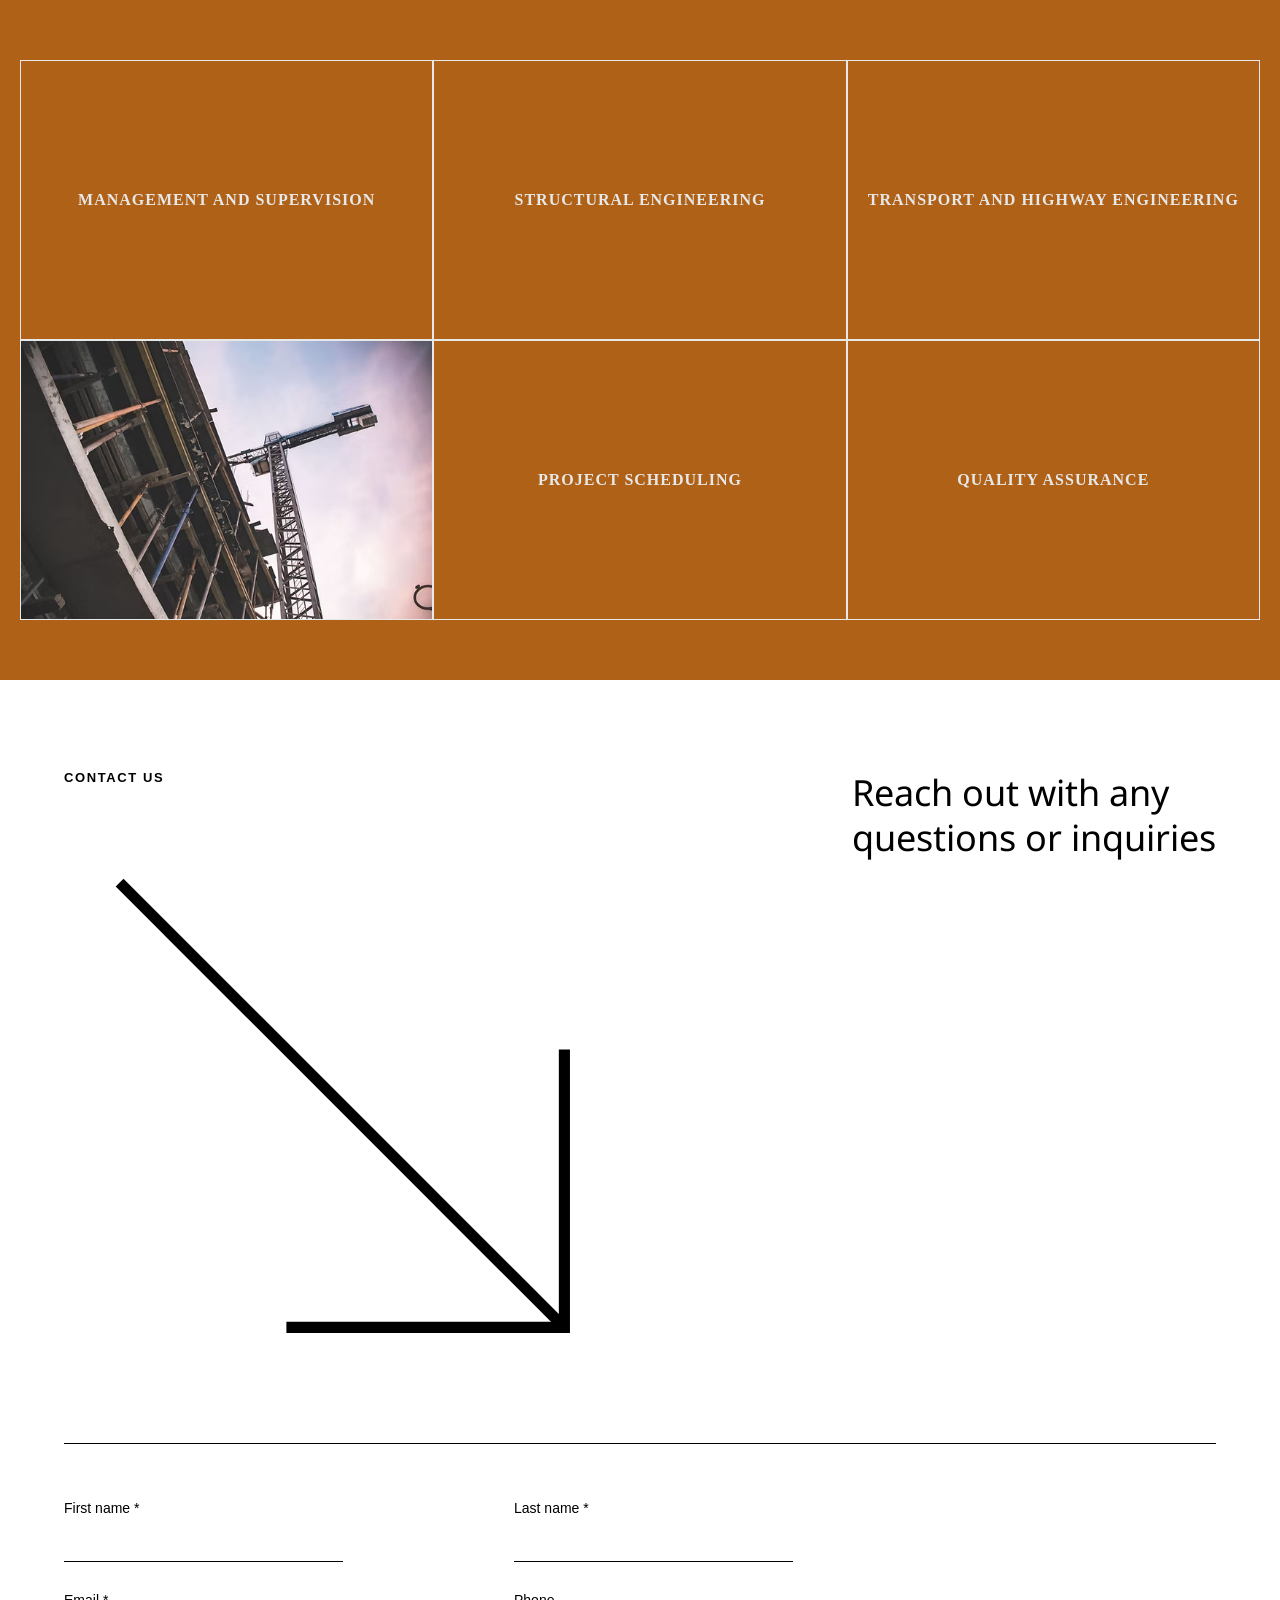
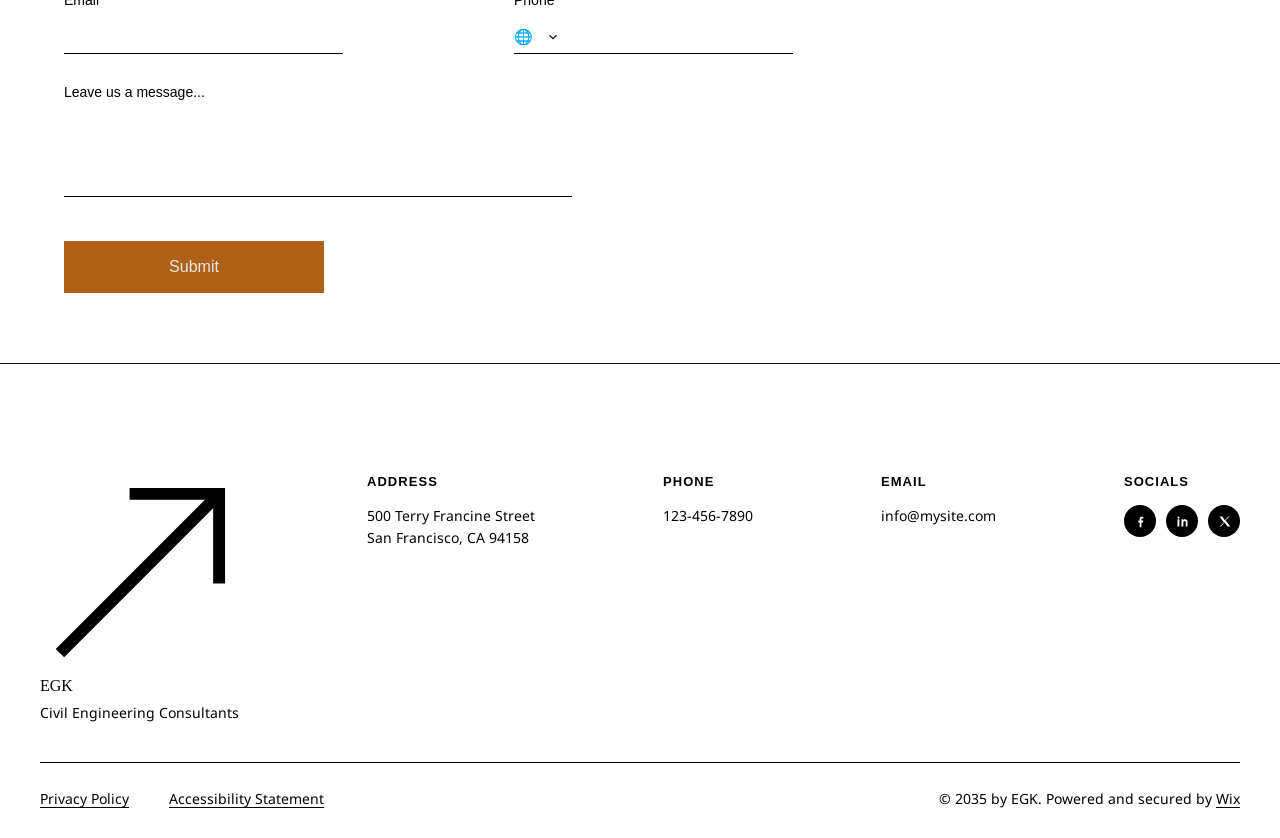
<file: temporarily/TestFile/test.html>
<!DOCTYPE html>
<html lang="en">
<head>
    <meta charset="UTF-8">
    <meta name="viewport" content="width=device-width, initial-scale=1.0">
    <link rel="stylesheet" href="../TestFile/teststyle.css">
    <title>TestFile For Step</title>
</head>
<body>
<!-- Next--21 -->
<section class="prj">
    <div class="prjcont">
        <div class="cell-1">MANAGEMENT AND SUPERVISION</div>
        <div class="cell-1">STRUCTURAL ENGINEERING</div>
        <div class="cell-1">TRANSPORT AND HIGHWAY ENGINEERING</div>
        <div class="cell-1 img-cell-1">
            <img src="../../img/city.png" alt="CityImg-Cell-1">
        </div>
        <div class="cell-1">PROJECT SCHEDULING</div>
        <div class="cell-1">QUALITY ASSURANCE</div>
    </div>
</section>
<!-- Contact Section -->
<section class="contact">
    <div class="contact-top">
        <div class="contact-left">
            <span class="contact-eyebrow">Contact Us</span>
            <div class="arrow">
            <svg aria-hidden="true" viewBox="0 0 100 100" xmlns="http://www.w3.org/2000/svg">
                <polyline points="10,10 90,90" stroke="currentColor" stroke-width="2" fill="none"/>
                <polyline points="90,40 90,90 40,90" stroke="currentColor" stroke-width="2" fill="none"/>
            </svg>
            </div>
        </div>
        <div class="contact-right">
            <h2 class="contact-headline">Reach out with any<br> questions or inquiries</h2>
        </div>
    </div>

    <form class="contact-form">
        <div class="form-row">
            <div class="form-group">
                <label for="c-fname">First name *</label>
                <input type="text" id="c-fname" required>
            </div>
            <div class="form-group">
                <label for="c-lname">Last name *</label>
                <input type="text" id="c-lname" required>
            </div>
        </div>
        <div class="form-row">
            <div class="form-group">
                <label for="c-email">Email *</label>
                <input type="email" id="c-email" required>
            </div>
            <div class="form-group">
                <label for="c-phone">Phone</label>
                <div class="phone-input">
                    <select class="country-code" id="c-country-code">
                        <option value="GLOBAL">🌐</option>
                        <option value="AF">Afghanistan</option>
                        <option value="AL">Albania</option>
                        <option value="DZ">Algeria</option>
                        <option value="AR">Argentina</option>
                        <option value="AU">Australia</option>
                        <option value="AT">Austria</option>
                        <option value="BE">Belgium</option>
                        <option value="BR">Brazil</option>
                        <option value="BG">Bulgaria</option>
                        <option value="CA">Canada</option>
                        <option value="CL">Chile</option>
                        <option value="CN">China</option>
                        <option value="CO">Colombia</option>
                        <option value="HR">Croatia</option>
                        <option value="CU">Cuba</option>
                        <option value="CY">Cyprus</option>
                        <option value="CZ">Czech Republic</option>
                        <option value="DK">Denmark</option>
                        <option value="EG">Egypt</option>
                        <option value="EE">Estonia</option>
                        <option value="FI">Finland</option>
                        <option value="FR">France</option>
                        <option value="GE">Georgia</option>
                        <option value="DE">Germany</option>
                        <option value="GR">Greece</option>
                        <option value="HU">Hungary</option>
                        <option value="IS">Iceland</option>
                        <option value="IN">India</option>
                        <option value="ID">Indonesia</option>
                        <option value="IE">Ireland</option>
                        <option value="IT">Italy</option>
                        <option value="JP">Japan</option>
                        <option value="KZ">Kazakhstan</option>
                        <option value="KE">Kenya</option>
                        <option value="LV">Latvia</option>
                        <option value="LT">Lithuania</option>
                        <option value="LU">Luxembourg</option>
                        <option value="MY">Malaysia</option>
                        <option value="MX">Mexico</option>
                        <option value="NL">Netherlands</option>
                        <option value="NZ">New Zealand</option>
                        <option value="NO">Norway</option>
                        <option value="PK">Pakistan</option>
                        <option value="PL">Poland</option>
                        <option value="PT">Portugal</option>
                        <option value="RO">Romania</option>
                        <option value="RS">Serbia</option>
                        <option value="ES">Spain</option>
                        <option value="SE">Sweden</option>
                        <option value="CH">Switzerland</option>
                        <option value="TR">Turkey</option>
                    </select>
                    <input type="tel" id="c-phone">
                </div>
            </div>
        </div>
        <div class="form-row">
            <div class="form-group form-group--full">
                <label for="c-message">Leave us a message...</label>
                <textarea id="c-message" rows="4"></textarea>
            </div>
        </div>
        <button type="submit" class="contact-submit-btn">Submit</button>
    </form>
</section>

<!-- Footer -->
<footer class="footer">
    <div class="footer-top">
        <div class="footer-brand">
            <div class="footer-logo">
                <svg aria-hidden="true" viewBox="0 0 100 100" xmlns="http://www.w3.org/2000/svg">
                    <polyline points="10,90 90,10" stroke="currentColor" stroke-width="6" fill="none"/>
                    <polyline points="45,10 90,10 90,55" stroke="currentColor" stroke-width="6" fill="none"/>
                </svg>
                <span class="footer-logo-text">EGK</span>
            </div>
            <p class="footer-tagline">Civil Engineering Consultants</p>
        </div>
        <div class="footer-info">
            <span class="footer-label">Address</span>
            <p class="footer-text">500 Terry Francine Street<br>San Francisco, CA 94158</p>
        </div>
        <div class="footer-info">
            <span class="footer-label">Phone</span>
            <p class="footer-text">123-456-7890</p>
        </div>
        <div class="footer-info">
            <span class="footer-label">Email</span>
            <p class="footer-text">info@mysite.com</p>
        </div>
        <div class="footer-info">
            <span class="footer-label">Socials</span>
            <div class="footer-socials">
                <a href="#" aria-label="Facebook">
                    <svg viewBox="0 0 24 24" xmlns="http://www.w3.org/2000/svg"><path d="M13.5 21v-7.5h2.5l.4-3H13.5V8.5c0-.87.24-1.46 1.49-1.46H16.5V4.35c-.26-.03-1.15-.11-2.19-.11-2.17 0-3.66 1.32-3.66 3.75V10.5H8.5v3H10.65V21h2.85z"/></svg>
                </a>
                <a href="#" aria-label="LinkedIn">
                    <svg viewBox="0 0 24 24" xmlns="http://www.w3.org/2000/svg"><path d="M6.94 8.5H4V20h2.94V8.5zM5.47 4a1.7 1.7 0 100 3.4 1.7 1.7 0 000-3.4zM20 12.9c0-3-1.6-4.4-3.75-4.4-1.73 0-2.5.95-2.93 1.62V8.5H10.4c.04.86 0 11.5 0 11.5h2.92v-6.4c0-.34.02-.68.12-.93.28-.68.9-1.4 1.96-1.4 1.38 0 1.94 1.06 1.94 2.6V20H20v-7.1z"/></svg>
                </a>
                <a href="#" aria-label="X">
                    <svg viewBox="0 0 24 24" xmlns="http://www.w3.org/2000/svg"><path d="M4 4l7.1 9.5L4.3 20h1.9l6-6.4 4.6 6.4H21l-7.4-9.9L20 4h-1.9l-5.6 5.9L8.6 4H4z"/></svg>
                </a>
            </div>
        </div>
    </div>
    <div class="footer-bottom">
        <a href="#" class="footer-link">Privacy Policy</a>
        <a href="#" class="footer-link">Accessibility Statement</a>
        <span class="footer-copy">© 2035 by EGK. Powered and secured by <a href="#" class="footer-link">Wix</a></span>
    </div>
</footer>
</body>
</html>
</file>
<file: styles/style.css>
@import url("https://fonts.googleapis.com/css2?family=Noto+Sans+Georgian:wght@100..900&display=swap");
:root {
  --ink: #111111;
  --line: #111111;
  --muted: #4a4a4a;
  --bg: #ffffff;
  --btc: #ffffff;
}

@keyframes fadeIn {
  from {
    opacity: 0;
  }
  to {
    opacity: 1;
  }
}
* {
  margin: 0;
  padding: 0;
  box-sizing: border-box;
}

html {
  scroll-behavior: smooth;
}

.fs-sec {
  position: relative;
  width: 100%;
  height: 158vh;
  overflow: hidden;
}
.fs-sec .fs-sec-img {
  position: absolute;
  top: 0;
  left: 0;
  width: 100%;
  height: 100%;
  -o-object-fit: cover;
     object-fit: cover;
  z-index: 1;
}
.fs-sec .fs-overlay {
  position: absolute;
  top: 0;
  left: 0;
  width: 100%;
  height: 100%;
  background: rgba(0, 0, 0, 0.45);
  z-index: 2;
}
.fs-sec .fs-content {
  position: absolute;
  bottom: 51%;
  left: 80px;
  z-index: 3;
  max-width: 850px;
}
.fs-sec .fs-content .fs-subtitle {
  color: RGB(255, 255, 255);
  font-size: 14px;
  letter-spacing: 2px;
  text-transform: uppercase;
  margin-bottom: 16px;
  margin-left: -4px;
  font-family: "Arimo", sans-serif;
  opacity: 0;
  animation: fadeIn 1s ease-in-out forwards;
  animation-delay: 2s;
}
.fs-sec .fs-content .fs-title {
  color: RGB(255, 255, 255);
  font-size: 71px;
  font-weight: 400;
  line-height: 1.2;
  max-width: 3000px;
  opacity: 0;
  animation: fadeIn 1s ease-in-out forwards;
  animation-delay: 2s;
}
.fs-sec .meeting-form-wrap {
  font-family: "Arimo", sans-serif;
  position: absolute;
  bottom: 0;
  right: 0;
  width: 51%;
  background: #af6118;
  padding: 25px 35px;
  z-index: 2;
}
.fs-sec .meeting-title {
  color: #fff;
  font-size: 20px;
  font-weight: 500;
  text-transform: uppercase;
  letter-spacing: 1px;
  margin-bottom: 54px;
}

.meeting-form .form-row {
  display: flex;
  gap: 40px;
  margin-bottom: 13px;
  margin-top: 0;
}
.meeting-form .form-group {
  flex: 1;
}
.meeting-form .form-group label {
  display: block;
  color: #fff;
  font-size: 14px;
  margin-bottom: 12px;
  gap: 3px;
}
.meeting-form .form-group input {
  width: 100%;
  background: transparent;
  border: none;
  border-bottom: 1px solid #fff;
  color: #fff;
  font-size: 15px;
  padding: 8px 0;
  outline: none;
}

.phone-input {
  display: flex;
  align-items: start;
  gap: 8px;
  border-bottom: 1px solid #fff;
}
.phone-input .phone-icon {
  font-size: 18px;
}
.phone-input input {
  flex: 1 1 auto;
  min-width: 0;
  background: transparent;
  border: none;
  color: #fff;
  font-size: 15px;
  padding: 1px 0;
  outline: none;
}
.phone-input input::-moz-placeholder {
  color: #af6118;
}
.phone-input input::placeholder {
  color: #af6118;
}
.phone-input .country-code {
  flex: 0 0 auto;
  width: auto;
  min-width: 50px;
  max-width: 2px;
  background-color: transparent;
  border: none;
  color: #fff;
  font-size: 15px;
  padding: 8px 24px 8px 4px;
  outline: none;
  cursor: pointer;
  -webkit-appearance: none;
     -moz-appearance: none;
          appearance: none;
  background-image: url("data:image/svg+xml,%3Csvg xmlns='http://www.w3.org/2000/svg' viewBox='0 0 24 24' fill='none' stroke='%23ffffff' stroke-width='2'%3E%3Cpolyline points='6 9 12 15 18 9'%3E%3C/polyline%3E%3C/svg%3E");
  background-repeat: no-repeat;
  background-position: right 4px start;
  background-size: 14px;
}
.phone-input .country-code option {
  color: #000;
  background: #fff;
}

.submit-btn {
  width: 100%;
  background: transparent;
  border: 1px solid #fff;
  color: #fff;
  font-size: 16px;
  padding: 14px 0;
  cursor: pointer;
  transition: 0.2s;
}
.submit-btn:hover {
  background: white;
  color: #af6118;
}

.header {
  position: fixed;
  top: 0;
  left: 0;
  width: 100%;
  z-index: 3;
  padding: 24px 70px;
}
.header .nav-link {
  display: flex;
  justify-content: space-between;
  align-items: center;
  gap: 8px;
}
.header .nav-link .logo-img {
  width: 15rem;
  height: 63px;
}
.header .nav-link .hed-link {
  display: flex;
  gap: 40px;
  list-style: none;
}
.header .nav-link .hed-link .link {
  color: #e7e8e8;
  text-decoration: none;
  font-size: 17px;
  margin-left: 45px;
}
.header .nav-link .hed-link .link.link-active {
  text-decoration: underline;
  text-underline-offset: 0.7px;
  text-decoration-thickness: 1px;
}
.header .nav-link .hed-link .link:hover {
  text-decoration: underline;
}

#burger-toggle {
  display: none;
}

.burger {
  display: none;
  position: relative;
  width: 35px;
  height: 24px;
  cursor: pointer;
  z-index: 10;
}
.burger span {
  display: block;
  height: 3px;
  width: 100%;
  background: #e7e8e8;
  margin: 7px 0;
  transition: 0.3s;
  transform-origin: center;
}

#burger-toggle:checked ~ .burger span:nth-child(1) {
  transform: translateY(10px) rotate(45deg);
}
#burger-toggle:checked ~ .burger span:nth-child(2) {
  opacity: 0;
}
#burger-toggle:checked ~ .burger span:nth-child(3) {
  transform: translateY(-10px) rotate(-45deg);
}

@media (max-width: 1024px) {
  .header {
    padding: 20px 30px;
  }
  .header .nav-link .logo-img {
    width: 11rem;
    height: auto;
  }
}
@media (max-width: 900px) {
  .burger {
    display: block;
  }
  .header .nav-link {
    position: relative;
  }
  .header .nav-link .hed-link {
    position: fixed;
    top: 0;
    right: -100%;
    width: 70%;
    max-width: 320px;
    height: 100vh;
    background: #000;
    flex-direction: column;
    justify-content: center;
    align-items: flex-start;
    gap: 0;
    padding: 100px 40px;
    transition: right 0.4s cubic-bezier(0.25, 0.1, 0.25, 0.1);
    box-shadow: -4px 0 20px rgba(0, 0, 0, 0.3);
  }
  .header .nav-link .hed-link .link {
    margin-left: 0;
    margin-bottom: 32px;
    font-size: 20px;
  }
  #burger-toggle:checked ~ .nav-link .hed-link {
    right: 0;
  }
}
@media (max-width: 768px) {
  .header {
    padding: 18px 24px;
  }
  .header .nav-link .logo-img {
    width: 9rem;
  }
}
@media (max-width: 600px) {
  .header {
    padding: 16px 20px;
  }
  .burger {
    width: 30px;
    height: 20px;
  }
  .burger span {
    margin: 6px 0;
  }
  .header .nav-link .logo-img {
    width: 8rem;
  }
  .header .nav-link .hed-link {
    width: 80%;
    padding: 90px 30px;
  }
  .header .nav-link .hed-link .link {
    font-size: 18px;
    margin-bottom: 26px;
  }
}
@media (max-width: 480px) {
  .header {
    padding: 14px 16px;
  }
  .header .nav-link .logo-img {
    width: 7rem;
  }
}
@media (max-width: 375px) {
  .header .nav-link .hed-link {
    width: 100%;
    max-width: none;
    padding: 80px 24px;
  }
  .header .nav-link .hed-link .link {
    font-size: 16px;
    margin-bottom: 22px;
  }
}
@media (max-width: 320px) {
  .header {
    padding: 12px 14px;
  }
  .header .nav-link .logo-img {
    width: 6rem;
  }
  .burger {
    width: 26px;
    height: 18px;
  }
  .burger span {
    margin: 5px 0;
  }
}
@media (max-width: 1024px) {
  .header {
    padding: 20px 30px;
  }
  .header .nav-link .logo-img {
    width: 11rem;
    height: auto;
  }
  .header .nav-link .hed-link {
    gap: 15px;
  }
  .header .nav-link .hed-link .link {
    font-size: 15px;
    margin-left: 15px;
  }
  .fs-sec {
    height: 130vh;
  }
  .fs-sec .fs-content {
    left: 40px;
    bottom: 55%;
    max-width: 600px;
  }
  .fs-sec .fs-content .fs-title {
    font-size: 50px;
  }
  .fs-sec .meeting-form-wrap {
    width: 70%;
  }
}
@media (max-width: 768px) {
  .header {
    padding: 20px;
  }
  .header .burger {
    display: block;
    position: fixed;
    right: 25px;
    top: 30px;
    z-index: 1001;
  }
  .header .logo {
    font-size: 40px;
  }
  .header .hed-link {
    position: fixed;
    top: 0;
    right: -100%;
    width: 100%;
    height: 100vh;
    background: rgba(0, 0, 0, 0.95);
    display: flex;
    flex-direction: column;
    justify-content: start;
    align-items: start;
    gap: 35px;
    transition: 0.4s ease;
    z-index: 1000;
  }
  .header .hed-link .link {
    color: #fff;
    margin-left: 0;
    font-size: 22px;
    margin-left: 0;
    text-decoration: none;
  }
  .header .hed-link .link:hover {
    color: #ccc;
  }
  .fs-sec {
    height: 98.1vh;
  }
  .fs-content {
    position: absolute;
    bottom: 50px;
    top: 100px;
  }
  .meeting-form-wrap {
    position: relative !important;
    width: calc(100% - 40px) !important;
    margin: 400px auto 0 !important;
    left: auto !important;
    right: auto !important;
    bottom: auto !important;
    transform: none !important;
    padding: 30px 50px;
  }
  .meeting-form-wrap .meeting-title {
    font-size: 31px;
    margin-bottom: 30px;
  }
  .meeting-form-wrap .meeting-subtitle {
    font-size: 33px;
  }
  .meeting-form-wrap .meeting-form .form-row {
    flex-direction: column;
    gap: 25px;
    margin-bottom: 25px;
  }
}
.about {
  max-width: 1200px;
  margin: 0 auto;
  padding: 80px 24px 100px;
  animation: fadeIn 2s ease-in-out;
}
.about .about-top {
  display: grid;
  grid-template-columns: 1fr 1fr;
  gap: 40px;
  align-items: start;
  padding-bottom: 56px;
  border-bottom: 1px solid var(--line);
}
.about .eyebrow {
  font-size: 17px;
  letter-spacing: 0.1rem;
  font-weight: 600;
  text-transform: uppercase;
}
.about .arrow {
  margin-top: 70px;
  width: 57px;
  height: 90px;
}
.about .arrow svg {
  width: 100%;
  height: 89%;
  margin-top: -20px;
  font-weight: bolder;
  display: block;
}
.about .headline {
  font-family: "Arimo", sans-serif;
  font-size: clamp(12px, 3.2vw, 32px);
  line-height: 1.2;
  font-weight: 400;
  max-width: 700px;
  justify-self: end;
  text-align: start;
  font-family: "Noto Sans Georgian", sans-serif;
}

.team {
  display: grid;
  grid-template-columns: repeat(3, 1fr);
  gap: 40px;
  margin-top: 56px;
}
.team .member {
  display: flex;
  flex-direction: column;
}
.team .member .photo {
  width: 100%;
  aspect-ratio: 4/5;
  overflow: hidden;
  background: #e5e5e5;
}
.team .member .photo img {
  width: 100%;
  height: 100%;
  -o-object-fit: cover;
     object-fit: cover;
  filter: grayscale(100%) contrast(1.02);
  display: block;
}
.team .member .name {
  margin-top: 20px;
  font-size: 14px;
  font-weight: 700;
  letter-spacing: 0.06em;
  text-transform: uppercase;
}
.team .member .role {
  margin-top: 6px;
  font-size: 12px;
  color: var(--muted);
  font-family: "Noto Sans Georgian", sans-serif;
}

.about-us-btn {
  display: flex;
  justify-content: start;
  margin-top: 56px;
  margin-right: 25px;
}

.us-btn {
  display: inline-block;
  padding: 28px 38px;
  margin-left: 455px;
  border: 1px solid var(--line);
  font-size: 15px;
  font-family: "Noto Sans Georgian", sans-serif;
  color: var(--ink);
  text-decoration: none;
  background: transparent;
  transition: background 0.2s ease, color 0.2 ease;
}
.us-btn:hover {
  text-decoration: underline;
}

@media (max-width: 820px) {
  .about-top {
    grid-template-columns: 1fr;
  }
  .headline {
    justify-self: start;
    text-align: left;
  }
  .arrow {
    margin-top: 16px;
    width: 60px;
    height: 60px;
  }
  .team {
    grid-template-columns: 1fr;
  }
  .us-btn {
    margin-left: 115px;
  }
}
@media (max-width: 1024px) {
  .us-btn {
    margin-left: 37.9%;
  }
}
.prj {
  background-color: #af6118;
  padding: 60px 20px;
}
.prj .r0w {
  display: flex;
  justify-content: space-between;
  align-items: center;
  max-width: 1000px;
  width: 90%;
  margin: 0 auto 60px auto;
}
.prj .r0w .r0w-left {
  display: flex;
  flex-direction: column;
  gap: 40px;
}
.prj .r0w .r0w-left .r0w-label {
  color: #e7e8e8;
  font-size: 13px;
  font-weight: 600;
  letter-spacing: 2px;
}
.prj .r0w .r0w-left .arrow-icon {
  width: 60px;
  height: 60px;
}
.prj .r0w .r0w-right h2 {
  font-weight: 400;
  color: #e7e8e8;
  font-size: 32px;
  line-height: 1.3;
  text-align: right;
  margin: 0;
}
.prj .prjcont {
  display: grid;
  grid-template-columns: repeat(3, 1fr);
  grid-template-rows: repeat(2, 280px);
  background-color: #af6118;
}
.prj .prjcont .cell-1 {
  border: 1px solid #e7e8e8;
  display: flex;
  align-items: center;
  justify-content: center;
  color: #e7e8e8;
  font-weight: 600;
  letter-spacing: 1px;
  text-align: center;
  padding: 20px;
}
.prj .prjcont .img-cell-1 {
  padding: 0;
  overflow: hidden;
}
.prj .prjcont .img-cell-1 img {
  width: 100%;
  height: 100%;
  -o-object-fit: cover;
     object-fit: cover;
}
.prj .read-more-btn {
  display: block;
  width: 300px;
  margin: 40px auto 40px 38%;
  padding: 25px 10px;
  text-align: center;
  border: 1px solid #e7e8e8;
  color: #e7e8e8;
  text-decoration: none;
  font-size: 18px;
  letter-spacing: 1px;
  background-color: #af6118;
  font-family: "Arimo", sans-serif;
}
.prj .read-more-btn:hover {
  text-decoration: underline;
}

@media (max-width: 1200px) {
  .prj .r0w {
    width: 95%;
  }
}
@media (max-width: 1024px) {
  .prj .r0w {
    width: 100%;
  }
  .prj .r0w-right h2 {
    font-size: 26px;
  }
  .prj .prjcont {
    grid-template-rows: repeat(2, 220px);
  }
}
@media (max-width: 900px) {
  .prj .r0w-left .arrow-icon {
    width: 50px;
    height: 50px;
  }
}
@media (max-width: 768px) {
  .prj {
    padding: 50px 20px;
  }
  .prj .r0w {
    flex-direction: column;
    align-items: flex-start;
    gap: 30px;
  }
  .prj .r0w .r0w-left {
    gap: 25px;
  }
  .prj .r0w .r0w-left .arrow-icon {
    width: 45px;
    height: 45px;
  }
  .prj .r0w .r0w-right {
    width: 100%;
  }
  .prj .r0w .r0w-right h2 {
    text-align: left;
    font-size: 24px;
  }
  .prj .prjcont {
    grid-template-columns: repeat(2, 1fr);
    grid-template-rows: repeat(3, 220px);
  }
  .prj .prjcont .cell-1 {
    font-size: 14px;
    padding: 15px;
  }
  .prj .read-more-btn {
    width: 100%;
    margin-top: 30px;
    margin-left: 0;
  }
}
@media (max-width: 600px) {
  .prj {
    padding: 44px 16px;
  }
  .prj .r0w-right h2 {
    font-size: 22px;
  }
}
@media (max-width: 480px) {
  .prj {
    padding: 40px 15px;
  }
  .prj .r0w .r0w-left .r0w-label {
    font-size: 12px;
    letter-spacing: 1px;
  }
  .prj .r0w .r0w-right h2 {
    font-size: 20px;
    line-height: 1.4;
  }
  .prj .prjcont {
    grid-template-columns: 1fr;
    grid-template-rows: repeat(6, 180px);
  }
  .prj .prjcont .cell-1 {
    font-size: 13px;
  }
  .prj .read-more-btn {
    padding: 18px 10px;
    font-size: 16px;
  }
}
@media (max-width: 375px) {
  .prj {
    padding: 34px 12px;
  }
  .prj .prjcont {
    grid-template-rows: repeat(6, 160px);
  }
}
@media (max-width: 320px) {
  .prj {
    padding: 28px 10px;
  }
  .prj .r0w-right h2 {
    font-size: 18px;
  }
  .prj .prjcont {
    grid-template-rows: repeat(6, 140px);
  }
  .prj .read-more-btn {
    font-size: 14px;
    padding: 16px 10px;
  }
}
.featured {
  max-width: 1200px;
  margin: 0 auto;
  padding: 80px 24px 100px;
}
.featured .featured-top {
  display: grid;
  grid-template-columns: 1fr 1fr;
  gap: 40px;
  align-items: start;
  padding-bottom: 56px;
}
.featured .featured-top .featured-left .span-class {
  display: block;
  font-size: 13px;
  font-weight: 600;
  letter-spacing: 0.03rem;
  text-transform: uppercase;
  margin-bottom: 42px;
}
.featured .featured-top .featured-left .arrow {
  width: 70px;
  height: 70px;
}
.featured .featured-top .featured-left .arrow svg {
  width: 100%;
  height: 100%;
  display: block;
}
.featured .featured-top .featured-right {
  justify-self: end;
  max-width: 520px;
}
.featured .featured-top .featured-right .headline {
  font-weight: 400;
  font-family: "Noto Sans Georgian", sans-serif;
  font-size: clamp(15px, 3vw, 30px);
  margin: 0;
}
.featured .featured-grid {
  -moz-column-count: 3;
       column-count: 3;
  -moz-column-gap: 44px;
       column-gap: 44px;
}
.featured .f-card {
  -moz-column-break-inside: avoid;
       break-inside: avoid;
  margin-bottom: 64px;
}
.featured .onoeofus {
  display: none;
  margin-bottom: 100px;
}
.featured .f-img-wrap {
  overflow: hidden;
  margin-bottom: 22px;
  background: #f2f1ee;
}
.featured img {
  width: 100%;
  display: block;
  -o-object-fit: cover;
     object-fit: cover;
  margin-bottom: 0;
  transform: scale(1);
  transition: transform 0.6s cubic-bezier(0.25, 0.1, 0.25, 1);
  will-change: transform;
  background: #f2f1ee;
}
.featured:hover .f-img-wrap img {
  transform: scale(1.08);
}
.featured.f-card--tall img {
  height: 600px;
}
.featured.f-card--mid img {
  height: 420px;
}
.featured.f-card--short img {
  height: 300px;
}
.featured .f-title {
  font-family: "Arimo", sans-serif;
  font-size: 14px;
  font-weight: 600;
  letter-spacing: 0.08em;
  text-transform: uppercase;
  margin: 0 0 12px;
  color: #000;
}
.featured .p-text {
  font-family: "Noto Sans Georgian", sans-serif;
  font-size: 15px;
  line-height: 1.6;
  color: #000;
  margin: 0;
  max-width: 420px;
}

@media (max-width: 1024px) {
  .featured .featured-grid {
    -moz-column-count: 2;
         column-count: 2;
  }
}
@media (max-width: 820px) {
  .featured .featured-top {
    grid-template-columns: 1fr;
    gap: 24px;
  }
  .featured .featured-right {
    justify-self: start;
  }
  .featured .featured-right .headline {
    text-align: left;
  }
  .featured .featured-grid {
    -moz-column-count: 1;
         column-count: 1;
  }
  .featured .f-card.f-card--tall img {
    height: 380px;
  }
  .featured .f-card.f-card--mid img {
    height: 320px;
  }
  .featured .f-card.f-card--short img {
    height: 280px;
  }
}
.clients {
  background-color: #000;
  color: #e7e8e8;
  padding: 90px 24px 0;
  padding-bottom: 0.5px;
}
.clients .clients-top {
  display: grid;
  grid-template-columns: 1fr 1fr;
  gap: 40px;
  align-items: center;
  max-width: 1200px;
  margin: 0 auto;
  padding-bottom: 70px;
}
.clients .clients-top .clients-left .clients-eyebrow {
  display: block;
  font-family: "Arimo", sans-serif;
  font-size: 13px;
  font-weight: 600;
  letter-spacing: 0.14em;
  text-transform: uppercase;
  margin-bottom: 42px;
}
.clients .clients-top .clients-left .clients-arrow {
  width: 70px;
  height: 70px;
}
.clients .clients-top .clients-left .clients-arrow svg {
  width: 100%;
  height: 100%;
  display: block;
}
.clients .clients-top .clients-right {
  justify-self: end;
  max-width: 480px;
}
.clients .clients-top .clients-right .clients-headline {
  font-family: "Noto Sans Georgian", sans-serif;
  font-weight: 500;
  font-size: clamp(20px, 3vw, 24px);
  line-height: 1.25;
  text-align: left;
  margin-left: 12px;
  margin: 0;
  color: #e7e8e8;
}
.clients .clients-grid {
  display: grid;
  grid-template-columns: repeat(3, 1fr);
  grid-auto-rows: 220px;
  border-top: 1px solid #e7e8e8;
  border-left: 1px solid #e7e8e8;
}
.clients .client-cell {
  display: flex;
  align-items: center;
  justify-content: center;
  border-right: 1px solid #e7e8e8;
  border-bottom: 1px solid #e7e8e8;
  padding: 30px;
  transition: background 0.3s ease;
}
.clients .client-cell img {
  max-width: 70%;
  max-height: 70%;
  width: 95px;
  -o-object-fit: contain;
     object-fit: contain;
  filter: brightness(0) invert(1);
  opacity: 0.9;
  animation: fadeIn 2s ease-in-out;
}

.contact {
  max-width: 1200px;
  margin: 0 auto;
  padding: 90px 24px 70px;
}
.contact .contact-top {
  display: grid;
  grid-template-columns: 1fr 1fr;
  gap: 40px;
  align-items: start;
  padding-bottom: 56px;
  border-bottom: 1px solid #000;
}
.contact .contact-top .contact-left .contact-eyebrow {
  display: block;
  font-family: "Arimo", sans-serif;
  font-size: 13px;
  font-weight: 600;
  letter-spacing: 0.1rem;
  text-transform: uppercase;
  margin-bottom: 42px;
}
.contact .contact-top .contact-left .contact-arrow {
  width: 70px;
  height: 70px;
}
.contact .contact-top .contact-left .contact-arrow svg {
  width: 100%;
  height: 100%;
  display: block;
}
.contact .contact-top .contact-right {
  justify-self: end;
  max-width: 480px;
}
.contact .contact-top .contact-right .contact-headline {
  font-family: "Noto Sans Georgian", sans-serif;
  font-weight: 400;
  font-size: clamp(24px, 3.5vw, 36px);
  line-height: 1.25;
  text-align: left;
  margin: 0;
  color: #000;
}
.contact .contact-form {
  padding-top: 56px;
  max-width: 940px;
}
.contact .contact-form .form-row {
  display: flex;
  gap: 0;
  margin-bottom: 30px;
}
.contact .contact-form .form-group {
  flex: 0 0 450px;
  max-width: 500px;
}
.contact .contact-form .form-group label {
  display: block;
  color: #000;
  font-family: "Arimo", sans-serif;
  font-size: 14px;
  margin-bottom: 12px;
}
.contact .contact-form .form-group input,
.contact .contact-form .form-group textarea {
  width: 62%;
  background: transparent;
  border: none;
  border-bottom: 1px solid #000;
  color: #000;
  font-family: "Arimo", sans-serif;
  font-size: 15px;
  padding: 8px 0;
  outline: none;
  resize: none;
}
.contact .contact-form .form-group textarea {
  min-height: 60px;
}
.contact .contact-form .form-group--full {
  flex: 1 1 100%;
  max-width: 820px;
}
.contact .contact-form .phone-input {
  display: flex;
  align-items: center;
  gap: 8px;
  border-bottom: 1px solid #000;
  width: 62%;
}
.contact .contact-form .phone-input input {
  flex: 1 1 auto;
  min-width: 0;
  border-bottom: none;
  padding: 8px 0;
}
.contact .contact-form .phone-input .country-code {
  flex: 0 0 auto;
  background-color: transparent;
  border: none;
  color: #000;
  font-size: 15px;
  padding: 8px 24px 8px 0;
  outline: none;
  cursor: pointer;
  -webkit-appearance: none;
     -moz-appearance: none;
          appearance: none;
  background-image: url("data:image/svg+xml,%3Csvg xmlns='http://www.w3.org/2000/svg' viewBox='0 0 24 24' fill='none' stroke='%23111111' stroke-width='2'%3E%3Cpolyline points='6 9 12 15 18 9'%3E%3C/polyline%3E%3C/svg%3E");
  background-repeat: no-repeat;
  background-position: right 4px center;
  background-size: 14px;
}
.contact .contact-form .phone-input .country-code option {
  color: #000;
  background: #e7e8e8;
}
.contact .contact-form .contact-submit-btn {
  display: inline-block;
  width: 260px;
  margin-top: 10px;
  background: transparent;
  border: 1px solid #af6118;
  background-color: #af6118;
  color: #e7e8e8;
  font-family: "Arimo", sans-serif;
  font-size: 16px;
  padding: 16px 0;
  cursor: pointer;
  transition: 0.4s;
}
.contact .contact-form .contact-submit-btn:hover {
  opacity: 0.5;
}

@media (max-width: 1024px) {
  .contact {
    padding: 70px 24px 60px;
  }
}
@media (max-width: 900px) {
  .contact .contact-top .contact-right .contact-headline {
    font-size: clamp(20px, 3.5vw, 30px);
  }
}
@media (max-width: 820px) {
  .contact .contact-top {
    grid-template-columns: 1fr;
    gap: 24px;
  }
  .contact .contact-right {
    justify-self: start;
  }
  .contact .contact-right .contact-headline {
    text-align: left;
  }
  .contact .contact-form .form-row {
    flex-direction: column;
    gap: 20px;
    margin-bottom: 20px;
  }
  .contact .contact-form .form-group {
    flex: 1 1 100%;
    max-width: 100%;
  }
  .contact .contact-form .form-group input, .contact .contact-form .form-group textarea {
    width: 100%;
  }
  .contact .contact-form .phone-input {
    width: 100%;
  }
  .contact .contact-submit-btn {
    width: 100%;
  }
}
@media (max-width: 768px) {
  .contact {
    padding: 60px 20px 50px;
  }
  .contact .contact-top {
    padding-bottom: 40px;
  }
  .contact .contact-form {
    padding-top: 40px;
  }
}
@media (max-width: 600px) {
  .contact {
    padding: 50px 16px 44px;
  }
  .contact .contact-top .contact-left .contact-arrow {
    width: 50px;
    height: 50px;
  }
}
@media (max-width: 480px) {
  .contact {
    padding: 40px 14px 40px;
  }
  .contact .contact-top .contact-left .contact-eyebrow {
    font-size: 12px;
    margin-bottom: 28px;
  }
  .contact .contact-form {
    padding-top: 32px;
  }
  .contact .contact-form .form-group label {
    font-size: 13px;
  }
  .contact .contact-form .form-group input,
  .contact .contact-form .form-group textarea {
    font-size: 14px;
  }
}
@media (max-width: 375px) {
  .contact {
    padding: 32px 12px 36px;
  }
  .contact .contact-top .contact-right .contact-headline {
    font-size: clamp(18px, 5vw, 24px);
  }
}
@media (max-width: 320px) {
  .contact {
    padding: 28px 10px 32px;
  }
  .contact .contact-top .contact-left .contact-arrow {
    width: 40px;
    height: 40px;
  }
  .contact .contact-form .contact-submit-btn {
    font-size: 14px;
    padding: 14px 0;
  }
}
.footer {
  background-color: #fff;
  color: #000;
  padding: 60px 24px 30px;
  border-top: 1px solid var(--line);
}
.footer .footer-top {
  max-width: 1200px;
  margin: 0 auto;
  display: flex;
  justify-content: space-between;
  align-items: flex-start;
  flex-wrap: wrap;
  gap: 40px;
  padding: 50px 0 40px;
}
.footer .footer-top .footer-brand .footer-logo-img {
  width: 10rem;
  height: auto;
  display: block;
}
.footer .footer-top .footer-brand .footer-tagline {
  margin-top: 8px;
  font-family: "Noto Sans Georgian", sans-serif;
  font-size: 14px;
  color: #000;
}
.footer .footer-top .footer-links {
  display: flex;
  gap: 70px;
  flex-wrap: wrap;
}
.footer .footer-top .footer-info .footer-label {
  display: block;
  font-family: "Arimo", sans-serif;
  font-size: 13px;
  font-weight: 700;
  letter-spacing: 0.08em;
  text-transform: uppercase;
  margin-bottom: 16px;
}
.footer .footer-top .footer-info .footer-text {
  font-family: "Noto Sans Georgian", sans-serif;
  font-size: 14px;
  line-height: 1.6;
  color: #000;
}
.footer .footer-top .footer-info .footer-socials {
  display: flex;
  gap: 10px;
}
.footer .footer-top .footer-info .footer-socials a {
  display: flex;
  align-items: center;
  justify-content: center;
  width: 32px;
  height: 32px;
  border-radius: 100%;
  background: #000;
  color: #fff;
  transition: opacity 0.2s ease;
}
.footer .footer-top .footer-info .footer-socials a svg {
  width: 15px;
  height: 15px;
  fill: currentColor;
}
.footer .footer-bottom {
  max-width: 1200px;
  margin: 0 auto;
  display: flex;
  align-items: center;
  gap: 40px;
  padding-top: 26px;
  border-top: -1px solid #000;
  flex-wrap: wrap;
}
.footer .footer-bottom .footer-link {
  font-family: "Noto Sans Georgian", sans-serif;
  font-size: 14px;
  color: #000;
  text-decoration: underline;
  text-underline-offset: 3px;
  cursor: pointer;
}
.footer .footer-bottom .footer-copy {
  font-family: "Noto Sans Georgian", sans-serif;
  font-size: 14px;
  color: #000;
  margin-left: auto;
}
.footer .footer-bottom .footer-copy .footer-link {
  color: #000;
}

@media (max-width: 1024px) {
  .footer .footer-top .footer-links {
    gap: 40px;
  }
}
@media (max-width: 768px) {
  .footer .footer-top {
    flex-direction: column;
    gap: 30px;
  }
  .footer .footer-top .footer-links {
    gap: 30px;
  }
  .footer .footer-bottom .footer-copy {
    margin-left: 0;
    width: 100%;
  }
}
@media (max-width: 480px) {
  .footer .footer-top .footer-links {
    flex-direction: column;
    gap: 24px;
  }
}/*# sourceMappingURL=style.css.map */
</file>
<file: pages/about-page/styles/about.css>
@import url("https://fonts.googleapis.com/css2?family=Noto+Sans+Georgian:wght@100..900&display=swap");
* {
  margin: 0;
  padding: 0;
  box-sizing: border-box;
}

html {
  scroll-behavior: smooth;
}

body {
  background-color: #000;
  color: #f5f4f1;
  font-family: "Noto Sans Georgian", sans-serif;
  font-weight: 300;
  line-height: 1.6;
}

.serif {
  font-family: "Player Display", serif;
  margin: 0 auto;
}

.wrap {
  max-width: 1400px;
  margin: 0 auto;
}

.eyebrow {
  font-size: 13px;
  letter-spacing: 2px;
  font-weight: 500;
  color: #f5f4f1;
  text-transform: uppercase;
}
.eyebrow.orange {
  color: #c17d3f;
  letter-spacing: 1px;
}

.header {
  position: fixed;
  top: 0;
  left: 0;
  width: 100%;
  z-index: 3;
  padding: 24px 70px;
}
.header .nav-link {
  display: flex;
  justify-content: space-between;
  align-items: center;
  gap: 8px;
}
.header .nav-link .logo-img {
  width: 15rem;
  height: 63px;
}
.header .nav-link .hed-link {
  display: flex;
  gap: 40px;
  list-style: none;
}
.header .nav-link .hed-link .link {
  color: #f5f4f1;
  text-decoration: none;
  font-size: 17px;
  margin-left: 45px;
}
.header .nav-link .hed-link .link.link-active {
  text-decoration: underline;
  text-underline-offset: 0.7px;
  text-decoration-thickness: 1px;
}
.header .nav-link .hed-link .link:hover {
  text-decoration: underline;
}

#burger-toggle {
  display: none;
}

.burger {
  display: none;
  position: relative;
  width: 35px;
  height: 24px;
  cursor: pointer;
  z-index: 10;
}
.burger span {
  display: block;
  height: 3px;
  width: 100%;
  background: #f5f4f1;
  margin: 7px 0;
  transition: 0.3s;
  transform-origin: center;
}

#burger-toggle:checked ~ .burger span:nth-child(1) {
  transform: translateY(10px) rotate(45deg);
}
#burger-toggle:checked ~ .burger span:nth-child(2) {
  opacity: 0;
}
#burger-toggle:checked ~ .burger span:nth-child(3) {
  transform: translateY(-10px) rotate(-45deg);
}

@media (max-width: 1024px) {
  .header {
    padding: 20px 30px;
  }
  .header .nav-link .logo-img {
    width: 11rem;
    height: auto;
  }
}
@media (max-width: 900px) {
  .burger {
    display: block;
    position: fixed;
    top: 20px;
    right: 20px;
    z-index: 20;
  }
  .header {
    padding-right: 80px;
  }
  .header .nav-link {
    position: relative;
    width: 100%;
  }
  .header .nav-link .hed-link {
    position: fixed;
    top: 0;
    right: -100%;
    width: min(80%, 320px);
    height: 100vh;
    background: #0a0a0a;
    flex-direction: column;
    justify-content: center;
    align-items: flex-start;
    gap: 0;
    padding: 100px 30px 40px;
    transition: right 0.4s cubic-bezier(0.25, 0.1, 0.25, 0.1);
    box-shadow: -4px 0 20px rgba(0, 0, 0, 0.3);
    z-index: 15;
  }
  .header .nav-link .hed-link .link {
    margin-left: 0;
    margin-bottom: 24px;
    font-size: 20px;
  }
  #burger-toggle:checked ~ .nav-link .hed-link {
    right: 0;
  }
}
@media (max-width: 768px) {
  .header {
    padding: 18px 24px;
  }
  .header .nav-link .logo-img {
    width: 9rem;
  }
}
@media (max-width: 600px) {
  .header {
    padding: 16px 20px;
  }
  .burger {
    width: 30px;
    height: 20px;
  }
  .burger span {
    margin: 6px 0;
  }
  .header .nav-link .logo-img {
    width: 8rem;
  }
  .header .nav-link .hed-link {
    width: 80%;
    padding: 90px 30px;
  }
  .header .nav-link .hed-link .link {
    font-size: 18px;
    margin-bottom: 26px;
  }
}
@media (max-width: 480px) {
  .header {
    padding: 14px 16px;
  }
  .header .nav-link .logo-img {
    width: 7rem;
  }
}
@media (max-width: 375px) {
  .header .nav-link .hed-link {
    width: 100%;
    max-width: none;
    padding: 80px 24px;
  }
  .header .nav-link .hed-link .link {
    font-size: 16px;
    margin-bottom: 22px;
  }
}
@media (max-width: 320px) {
  .header {
    padding: 12px 14px;
  }
  .header .nav-link .logo-img {
    width: 6rem;
  }
  .burger {
    width: 26px;
    height: 18px;
  }
  .burger span {
    margin: 5px 0;
  }
}
.hero {
  padding: 110px 80px 90px;
  display: grid;
  grid-template-columns: 1.5fr 1fr;
  gap: 60px;
  align-items: end;
}
.hero .eyebrow {
  grid-column: 1/-1;
  margin-bottom: 28px;
}
.hero h1 {
  font-size: 64px;
  font-weight: 400;
  line-height: 1.12;
  letter-spacing: 0.2px;
}
.hero .lede {
  font-size: 15px;
  color: #c9c7c1;
  font-weight: 300;
  font-size: 16px;
  max-width: 420px;
  justify-self: end;
  padding-bottom: 6px;
}
@media (max-width: 900px) {
  .hero {
    grid-template-columns: 1fr;
    padding: 70px 24px;
  }
}
.hero h1 {
  font-size: 40px;
}
.hero .lede {
  justify-self: start;
}

.arrow-box {
  border-top: 1px solid rgba(255, 255, 255, 0.14);
  padding: 60px 80px;
}
.arrow-box svg {
  display: block;
  width: 50px;
}
@media (max-width: 900px) {
  .arrow-box {
    padding: 40px 24px;
  }
}

.team {
  border-top: 1px solid rgba(255, 255, 255, 0.14);
}

.member {
  display: grid;
  grid-template-columns: 1fr 1fr;
  border-bottom: 1px solid rgba(255, 255, 255, 0.14);
  min-height: 560px;
}
.member .text-col,
.member .photo-col {
  padding: 70px 80px;
  display: flex;
  flex-direction: column;
  justify-content: center;
}
.member .text-col {
  border-right: 1px solid rgba(255, 255, 255, 0.14);
  gap: 22px;
}
.member.reverse {
  direction: rtl;
}
.member.reverse > * {
  direction: ltr;
}
.member.reverse .text-col {
  border-right: none;
  border-left: 1px solid rgba(255, 255, 255, 0.14);
}
.member .m-name {
  font-size: 15px;
  letter-spacing: 1px;
  color: #c17d3f;
  font-weight: 500;
  text-transform: none;
}
.member .m-role {
  font-size: 20px;
  font-weight: 400;
  color: #f5f4f1;
  font-family: "Player Display", serif;
  margin-left: -3px;
  border-bottom: 1px solid #f5f4f1;
}
.member .m-bio {
  font-size: 15px;
  color: #c9c7c1;
  font-weight: 300;
  max-width: 460px;
}
.member .m-block {
  margin-top: 8px;
}
.member .m-block h4 {
  font-size: 13px;
  letter-spacing: 1.5px;
  text-transform: uppercase;
  color: #f5f4f1;
  font-weight: 500;
  margin-bottom: 8px;
}
.member .m-block p {
  font-size: 15px;
  color: #c9c7c1;
  font-weight: 300;
}
.member .photo-col {
  padding: 0 !important;
  position: relative;
  overflow: hidden;
}
.member .photo-ph {
  width: 100%;
  height: 100%;
  min-height: 560px;
  display: flex;
  align-items: flex-end;
  justify-content: center;
  position: relative;
}
.member .photo-ph img {
  width: 60%;
  height: auto;
  margin-bottom: -4%;
}
@media (max-width: 900px) {
  .member {
    grid-template-columns: 1fr;
  }
  .member .text-col,
  .member .photo-col {
    padding: 44px 24px;
  }
  .member .text-col {
    border-right: none;
    border-bottom: 1px solid rgba(255, 255, 255, 0.14);
  }
  .member.reverse .text-col {
    border-left: none;
  }
  .member .photo-ph {
    min-height: 340px;
  }
}

.mission {
  position: relative;
  padding: 120px 80px 140px;
  background: radial-gradient(1100px 600px at 15% 0%, rgba(193, 125, 63, 0.18), transparent 60%), radial-gradient(900px 700px at 90% 100%, rgba(30, 60, 70, 0.35), transparent 60%), #060606;
  overflow: hidden;
}
.mission::before {
  content: "";
  position: absolute;
  inset: 0;
  background-image: repeating-conic-gradient(from 200deg at 10% 30%, rgba(255, 255, 255, 0.02) 0 deg 2deg, transparent 2deg 6deg);
  pointer-events: none;
}
@media (max-width: 900px) {
  .mission {
    padding: 70px 24px;
  }
}
.mission {
  background: url("../../../img/Gettyimg.avif");
  background-position: center;
  background-repeat: no-repeat;
}

.mission-grid {
  position: relative;
  z-index: 1;
  display: grid;
  grid-template-columns: 1.1fr 1fr;
  gap: 80px;
}
@media (max-width: 900px) {
  .mission-grid {
    grid-template-columns: 1fr;
  }
}

.mission-left .eyebrow {
  margin-bottom: 34px;
}
.mission-left h2 {
  font-size: 38px;
  font-weight: 400;
  line-height: 1.32;
  max-width: 520px;
}
@media (max-width: 900px) {
  .mission-left h2 {
    font-size: 28px;
  }
}
.mission-left .sub {
  font-size: 15px;
  color: #c9c7c1;
  font-weight: 300;
  margin-top: 34px;
  max-width: 460px;
}

.go-link {
  margin-top: 44px;
  width: 52px;
  height: 52px;
  border: 1px solid rgba(255, 255, 255, 0.14);
  border-radius: 50%;
  display: flex;
  align-items: center;
  justify-content: center;
}
.go-link img {
  width: 20px;
  height: 20px;
}

.footer {
  background-color: #fff;
  color: #000;
  padding: 60px 24px 30px;
  border-top: 1px solid rgba(255, 255, 255, 0.14);
}
.footer .footer-top {
  max-width: 1200px;
  margin: 0 auto;
  display: flex;
  justify-content: space-between;
  align-items: flex-start;
  flex-wrap: wrap;
  gap: 40px;
  padding: 50px 0 40px;
}
.footer .footer-top .footer-brand .footer-logo-img {
  width: 10rem;
  height: auto;
  display: block;
}
.footer .footer-top .footer-brand .footer-tagline {
  margin-top: 8px;
  font-size: 14px;
  color: #000;
}
.footer .footer-top .footer-links {
  display: flex;
  gap: 70px;
  flex-wrap: wrap;
}
.footer .footer-top .footer-info .footer-label {
  display: block;
  font-family: "Poppins", sans-serif;
  font-size: 13px;
  font-weight: 700;
  letter-spacing: 0.08em;
  text-transform: uppercase;
  margin-bottom: 16px;
}
.footer .footer-top .footer-info .footer-text {
  font-size: 14px;
  line-height: 1.6;
  color: #000;
}
.footer .footer-top .footer-info .footer-socials {
  display: flex;
  gap: 10px;
}
.footer .footer-top .footer-info .footer-socials a {
  display: flex;
  align-items: center;
  justify-content: center;
  width: 32px;
  height: 32px;
  border-radius: 100%;
  background: #000;
  color: #fff;
  transition: opacity 0.2s ease;
}
.footer .footer-top .footer-info .footer-socials a svg {
  width: 15px;
  height: 15px;
  fill: currentColor;
}
.footer .footer-bottom {
  max-width: 1200px;
  margin: 0 auto;
  display: flex;
  align-items: center;
  gap: 40px;
  padding-top: 26px;
  border-top: 1px solid #000;
  flex-wrap: wrap;
}
.footer .footer-bottom .footer-link {
  font-size: 14px;
  color: #000;
  text-decoration: underline;
  text-underline-offset: 3px;
  cursor: pointer;
}
.footer .footer-bottom .footer-copy {
  font-size: 14px;
  color: #000;
  margin-left: auto;
}
.footer .footer-bottom .footer-copy .footer-link {
  color: #000;
}

@media (max-width: 1024px) {
  .footer .footer-top .footer-links {
    gap: 40px;
  }
}
@media (max-width: 768px) {
  .footer .footer-top {
    flex-direction: column;
    gap: 30px;
  }
  .footer .footer-top .footer-links {
    gap: 30px;
  }
  .footer .footer-bottom .footer-copy {
    margin-left: 0;
    width: 100%;
  }
}
@media (max-width: 480px) {
  .footer .footer-top .footer-links {
    flex-direction: column;
    gap: 24px;
  }
}/*# sourceMappingURL=about.css.map */
</file>
<file: pages/Accessibility-Statement/styles/statement.css>
@import url("https://fonts.googleapis.com/css2?family=Noto+Sans+Georgian:wght@100..900&display=swap");
:root {
  --line: #111111 ;
}

* {
  margin: 0;
  padding: 0;
  box-sizing: border-box;
}

html {
  scroll-behavior: smooth;
}

body {
  background-color: #f5f4f1;
  color: #f5f0f0;
  font-family: "Merriweather", serif;
  font-weight: 300;
  line-height: 1.6;
}

.header {
  position: fixed;
  top: 0;
  left: 0;
  width: 100%;
  z-index: 3;
  padding: 24px 70px;
}
.header .nav-link {
  display: flex;
  justify-content: space-between;
  align-items: center;
  gap: 8px;
}
.header .nav-link .logo-img {
  width: 15rem;
  height: 63px;
}
.header .nav-link .hed-link {
  display: flex;
  gap: 40px;
  list-style: none;
}
.header .nav-link .hed-link .link {
  color: #f5f4f1;
  text-decoration: none;
  font-size: 17px;
  margin-left: 45px;
}
.header .nav-link .hed-link .link.link-active {
  text-decoration: underline;
  text-underline-offset: 0.7px;
  text-decoration-thickness: 1px;
}
.header .nav-link .hed-link .link:hover {
  text-decoration: underline;
}

#burger-toggle {
  display: none;
}

.burger {
  display: none;
  position: relative;
  width: 35px;
  height: 24px;
  cursor: pointer;
  z-index: 10;
}
.burger span {
  display: block;
  height: 3px;
  width: 100%;
  background: #f5f4f1;
  margin: 7px 0;
  transition: 0.3s;
  transform-origin: center;
}

#burger-toggle:checked ~ .burger span:nth-child(1) {
  transform: translateY(10px) rotate(45deg);
}
#burger-toggle:checked ~ .burger span:nth-child(2) {
  opacity: 0;
}
#burger-toggle:checked ~ .burger span:nth-child(3) {
  transform: translateY(-10px) rotate(-45deg);
}

@media (max-width: 1024px) {
  .header {
    padding: 20px 30px;
  }
  .header .nav-link .logo-img {
    width: 11rem;
    height: auto;
  }
}
@media (max-width: 900px) {
  .burger {
    display: block;
    margin-left: auto;
  }
  .header .nav-link {
    position: relative;
  }
  .header .nav-link .hed-link {
    position: fixed;
    top: 0;
    right: 0;
    width: 70%;
    max-width: 320px;
    height: 100vh;
    background: #0a0a0a;
    flex-direction: column;
    justify-content: center;
    align-items: flex-start;
    gap: 0;
    padding: 100px 40px;
    transform: translateX(100%);
    opacity: 0;
    pointer-events: none;
    transition: transform 0.4s cubic-bezier(0.25, 0.1, 0.25, 0.1), opacity 0.3s ease;
    box-shadow: -4px 0 20px rgba(0, 0, 0, 0.3);
  }
  .header .nav-link .hed-link .link {
    margin-left: 0;
    margin-bottom: 32px;
    font-size: 20px;
  }
  #burger-toggle:checked ~ .nav-link .hed-link {
    transform: translateX(0);
    opacity: 1;
    pointer-events: auto;
  }
}
@media (max-width: 768px) {
  .header {
    padding: 18px 24px;
  }
  .header .nav-link .logo-img {
    width: 9rem;
  }
}
@media (max-width: 600px) {
  .header {
    padding: 16px 20px;
  }
  .burger {
    width: 30px;
    height: 20px;
  }
  .burger span {
    margin: 6px 0;
  }
  .header .nav-link .logo-img {
    width: 8rem;
  }
  .header .nav-link .hed-link {
    width: 80%;
    padding: 90px 30px;
  }
  .header .nav-link .hed-link .link {
    font-size: 18px;
    margin-bottom: 26px;
  }
}
@media (max-width: 480px) {
  .header {
    padding: 14px 16px;
  }
  .header .nav-link .logo-img {
    width: 7rem;
  }
}
@media (max-width: 375px) {
  .header .nav-link .hed-link {
    width: 100%;
    max-width: none;
    padding: 80px 24px;
  }
  .header .nav-link .hed-link .link {
    font-size: 16px;
    margin-bottom: 22px;
  }
}
@media (max-width: 320px) {
  .header {
    padding: 12px 14px;
  }
  .header .nav-link .logo-img {
    width: 6rem;
  }
  .burger {
    width: 26px;
    height: 18px;
  }
  .burger span {
    margin: 5px 0;
  }
}
.dh-tx {
  width: 100%;
  min-height: 90vh;
  display: flex;
  background-color: #000;
  justify-content: center;
  align-items: center;
  flex-direction: column;
  gap: 10px;
  font-size: 13px;
  font-family: "Merriweather", serif;
  padding: 6rem 0 4rem;
}
.dh-tx .container-section {
  width: min(100%, 1100px);
  padding: 0 30px 0 50px;
  color: #ededed;
  line-height: 1.4;
}
.dh-tx .container-section .span-tx,
.dh-tx .container-section .span-tx-2,
.dh-tx .container-section .span-tx-3 {
  max-width: 670px;
  margin-left: -3.5em;
}
.dh-tx .container-section .span-tx-2 {
  margin-top: 50px;
}
.dh-tx .container-section .span-tx-3 {
  margin-top: 30px;
}
.dh-tx .container-section a {
  color: #ededed;
}

@media (max-width: 1024px) {
  .dh-tx {
    padding: 5rem 0 3rem;
  }
  .dh-tx .container-section {
    width: 100%;
    padding: 0 24px;
  }
}
@media (max-width: 768px) {
  .dh-tx {
    min-height: auto;
    padding: 4rem 0 2.5rem;
  }
  .dh-tx .container-section {
    padding: 0 20px;
  }
  .dh-tx .container-section .span-tx-2 {
    margin-top: 36px;
  }
  .dh-tx .container-section .span-tx-3 {
    margin-top: 24px;
  }
}
@media (max-width: 480px) {
  .dh-tx {
    padding: 3rem 0 2rem;
  }
  .dh-tx .container-section {
    padding: 0 16px;
    line-height: 1.3;
  }
  .dh-tx .container-section .span-tx-2 {
    margin-top: 28px;
  }
  .dh-tx .container-section .span-tx-3 {
    margin-top: 20px;
  }
}
.dh-tx-2 {
  justify-self: start;
  align-items: start;
  display: flex;
  flex-direction: column;
  width: 100%;
  color: #000;
  font-family: "Merriweather", serif;
}
.dh-tx-2 .container-section-num-2 {
  padding: 14vh 20px 30px 7vh;
}
.dh-tx-2 .container-section-num-2 .title {
  font-size: 20px;
  line-height: 3;
  letter-spacing: 4px;
}
.dh-tx-2 .container-section-num-2 .tx-sp {
  color: #4a4848;
  font-size: 13.3px;
  max-width: 100%;
}
.dh-tx-2 .container-section-num-2 .tx-sp + .tx-sp {
  margin-top: 20px;
}
.dh-tx-2 .container-section-num-2 .fort {
  max-width: 700px;
}
.dh-tx-2 .container-section-num-2 ul li {
  margin-left: 30px;
  font-size: 13.5px;
  margin-top: 22px;
  line-height: 1px;
}
.dh-tx-2 .title-1 {
  font-size: 25px;
  max-width: 800px;
  margin-top: 2.5px;
  line-height: 1.9;
}
.dh-tx-2 i {
  font-style: italic;
}

@media (max-width: 1024px) {
  .dh-tx-2 .container-section-num-2 {
    padding: 10vh 18px 24px 5vh;
  }
  .dh-tx-2 .container-section-num-2 .title {
    font-size: 18px;
    line-height: 2.4;
    letter-spacing: 3px;
  }
  .dh-tx-2 .container-section-num-2 .tx-sp {
    font-size: 12.5px;
  }
  .dh-tx-2 .container-section-num-2 .fort {
    max-width: 620px;
  }
  .dh-tx-2 .container-section-num-2 ul li {
    margin-left: 24px;
    font-size: 12.8px;
    margin-top: 18px;
    line-height: 1.4;
  }
  .dh-tx-2 .title-1 {
    font-size: 22px;
    max-width: 680px;
    line-height: 1.7;
  }
}
@media (max-width: 900px) {
  .dh-tx-2 .container-section-num-2 {
    padding: 9vh 16px 24px 4vh;
  }
  .dh-tx-2 .container-section-num-2 .title {
    font-size: 17px;
    line-height: 2.2;
    letter-spacing: 2.5px;
  }
  .dh-tx-2 .container-section-num-2 .tx-sp {
    font-size: 12px;
  }
  .dh-tx-2 .container-section-num-2 .fort {
    max-width: 100%;
  }
  .dh-tx-2 .container-section-num-2 ul li {
    margin-left: 20px;
    font-size: 12.5px;
    margin-top: 16px;
    line-height: 1.4;
  }
  .dh-tx-2 .title-1 {
    font-size: 20px;
    max-width: 100%;
    line-height: 1.6;
  }
}
@media (max-width: 768px) {
  .dh-tx-2 .container-section-num-2 {
    padding: 8vh 16px 20px 4vh;
  }
  .dh-tx-2 .container-section-num-2 .title {
    font-size: 16px;
    line-height: 2;
    letter-spacing: 2px;
  }
  .dh-tx-2 .container-section-num-2 .tx-sp {
    font-size: 12px;
  }
  .dh-tx-2 .container-section-num-2 ul li {
    margin-left: 18px;
    font-size: 12px;
    margin-top: 14px;
  }
  .dh-tx-2 .title-1 {
    font-size: 18px;
    line-height: 1.6;
  }
}
@media (max-width: 600px) {
  .dh-tx-2 .container-section-num-2 {
    padding: 7vh 14px 18px 4vh;
  }
  .dh-tx-2 .container-section-num-2 .title {
    font-size: 15px;
    line-height: 1.8;
    letter-spacing: 1.5px;
  }
  .dh-tx-2 .container-section-num-2 .tx-sp {
    font-size: 11.5px;
  }
  .dh-tx-2 .container-section-num-2 ul li {
    margin-left: 16px;
    font-size: 11.5px;
    margin-top: 12px;
  }
  .dh-tx-2 .title-1 {
    font-size: 16px;
    line-height: 1.5;
  }
}
@media (max-width: 480px) {
  .dh-tx-2 .container-section-num-2 {
    padding: 6vh 12px 16px 3vh;
  }
  .dh-tx-2 .container-section-num-2 .title {
    font-size: 14px;
    line-height: 1.7;
    letter-spacing: 1px;
  }
  .dh-tx-2 .container-section-num-2 .tx-sp {
    font-size: 11px;
  }
  .dh-tx-2 .container-section-num-2 ul li {
    margin-left: 14px;
    font-size: 11px;
    margin-top: 10px;
  }
  .dh-tx-2 .title-1 {
    font-size: 15px;
    line-height: 1.4;
  }
}
@media (max-width: 375px) {
  .dh-tx-2 .container-section-num-2 {
    padding: 5vh 10px 14px 2vh;
  }
  .dh-tx-2 .container-section-num-2 .title {
    font-size: 13px;
  }
  .dh-tx-2 .container-section-num-2 .tx-sp {
    font-size: 10.8px;
  }
  .dh-tx-2 .container-section-num-2 ul li {
    margin-left: 12px;
    font-size: 10.8px;
  }
  .dh-tx-2 .title-1 {
    font-size: 14px;
  }
}
@media (max-width: 320px) {
  .dh-tx-2 .container-section-num-2 {
    padding: 4vh 8px 12px 2vh;
  }
  .dh-tx-2 .container-section-num-2 .title {
    font-size: 12px;
  }
  .dh-tx-2 .container-section-num-2 .tx-sp {
    font-size: 10.5px;
  }
  .dh-tx-2 .container-section-num-2 ul li {
    margin-left: 10px;
    font-size: 10.5px;
  }
  .dh-tx-2 .title-1 {
    font-size: 13px;
  }
}
.footer {
  background-color: #fff;
  color: #000;
  padding: 60px 24px 30px;
  border-top: -1px solid var(--line);
}
.footer .footer-top {
  max-width: 1200px;
  margin: 0 auto;
  display: flex;
  justify-content: space-between;
  align-items: flex-start;
  flex-wrap: wrap;
  gap: 40px;
  padding: 50px 0 40px;
}
.footer .footer-top .footer-brand .footer-logo-img {
  width: 10rem;
  height: auto;
  display: block;
}
.footer .footer-top .footer-links {
  display: flex;
  gap: 70px;
  flex-wrap: wrap;
}
.footer .footer-top .footer-info .footer-label {
  display: block;
  font-family: "Arimo", sans-serif;
  font-size: 13px;
  font-weight: 700;
  letter-spacing: 0.08em;
  text-transform: uppercase;
  margin-bottom: 16px;
}
.footer .footer-top .footer-info .footer-socials {
  display: flex;
  gap: 10px;
}
.footer .footer-top .footer-info .footer-socials a {
  display: flex;
  align-items: center;
  justify-content: center;
  width: 32px;
  height: 32px;
  border-radius: 100%;
  background: #000;
  color: #fff;
  transition: opacity 0.2s ease;
}
.footer .footer-top .footer-info .footer-socials a svg {
  width: 15px;
  height: 15px;
  fill: currentColor;
}
.footer .footer-bottom {
  max-width: 1200px;
  margin: 0 auto;
  display: flex;
  align-items: center;
  gap: 40px;
  padding-top: 26px;
  border-top: -1px solid #000;
  flex-wrap: wrap;
}
.footer .footer-bottom .footer-link {
  font-size: 14px;
  color: #000;
  text-decoration: underline;
  text-underline-offset: 3px;
  cursor: pointer;
}
.footer .footer-bottom .footer-copy {
  font-size: 14px;
  color: #000;
  margin-left: auto;
}
.footer .footer-bottom .footer-copy .footer-link {
  color: #000;
}

@media (max-width: 1024px) {
  .footer .footer-top .footer-links {
    gap: 40px;
  }
}
@media (max-width: 768px) {
  .footer .footer-top {
    flex-direction: column;
    gap: 30px;
  }
  .footer .footer-top .footer-links {
    gap: 30px;
  }
  .footer .footer-bottom .footer-copy {
    margin-left: 0;
    width: 100%;
  }
}
@media (max-width: 480px) {
  .footer .footer-top .footer-links {
    flex-direction: column;
    gap: 24px;
  }
}/*# sourceMappingURL=statement.css.map */
</file>
<file: pages/Privacy-Policy/styles/privacy.css>
@import url("https://fonts.googleapis.com/css2?family=Noto+Sans+Georgian:wght@100..900&display=swap");
:root {
  --line: #111111 ;
}

* {
  margin: 0;
  padding: 0;
  box-sizing: border-box;
}

html {
  scroll-behavior: smooth;
}

body {
  background-color: #000;
  color: #f5f4f1;
  font-family: "Merriweather", serif;
  font-weight: 300;
  line-height: 1.6;
}

.serif {
  font-family: "Player Display", serif;
  margin: 0 auto;
}

.wrap {
  max-width: 1400px;
  margin: 0 auto;
}

.eyebrow {
  font-size: 13px;
  letter-spacing: 2px;
  font-weight: 500;
  color: #f5f4f1;
  text-transform: uppercase;
}
.eyebrow.orange {
  color: #c17d3f;
  letter-spacing: 1px;
}

.header {
  position: fixed;
  top: 0;
  left: 0;
  width: 100%;
  z-index: 3;
  padding: 24px 70px;
}
.header .nav-link {
  display: flex;
  justify-content: space-between;
  align-items: center;
  gap: 8px;
}
.header .nav-link .logo-img {
  width: 15rem;
  height: 63px;
}
.header .nav-link .hed-link {
  display: flex;
  gap: 40px;
  list-style: none;
}
.header .nav-link .hed-link .link {
  color: #f5f4f1;
  text-decoration: none;
  font-size: 17px;
  margin-left: 45px;
}
.header .nav-link .hed-link .link.link-active {
  text-decoration: underline;
  text-underline-offset: 0.7px;
  text-decoration-thickness: 1px;
}
.header .nav-link .hed-link .link:hover {
  text-decoration: underline;
}

#burger-toggle {
  display: none;
}

.burger {
  display: none;
  position: relative;
  width: 35px;
  height: 24px;
  cursor: pointer;
  z-index: 10;
}
.burger span {
  display: block;
  height: 3px;
  width: 100%;
  background: #f5f4f1;
  margin: 7px 0;
  transition: 0.3s;
  transform-origin: center;
}

#burger-toggle:checked ~ .burger span:nth-child(1) {
  transform: translateY(10px) rotate(45deg);
}
#burger-toggle:checked ~ .burger span:nth-child(2) {
  opacity: 0;
}
#burger-toggle:checked ~ .burger span:nth-child(3) {
  transform: translateY(-10px) rotate(-45deg);
}

@media (max-width: 1024px) {
  .header {
    padding: 20px 30px;
  }
  .header .nav-link .logo-img {
    width: 11rem;
    height: auto;
  }
}
@media (max-width: 900px) {
  .burger {
    display: block;
  }
  .header .nav-link {
    position: relative;
  }
  .header .nav-link .hed-link {
    position: fixed;
    top: 0;
    right: -100%;
    width: 70%;
    max-width: 320px;
    height: 100vh;
    background: #0a0a0a;
    flex-direction: column;
    justify-content: center;
    align-items: flex-start;
    gap: 0;
    padding: 100px 40px;
    transition: right 0.4s cubic-bezier(0.25, 0.1, 0.25, 0.1);
    box-shadow: -4px 0 20px rgba(0, 0, 0, 0.3);
  }
  .header .nav-link .hed-link .link {
    margin-left: 0;
    margin-bottom: 32px;
    font-size: 20px;
  }
  #burger-toggle:checked ~ .nav-link .hed-link {
    right: 0;
  }
}
@media (max-width: 768px) {
  .header {
    padding: 18px 24px;
  }
  .header .nav-link .logo-img {
    width: 9rem;
  }
}
@media (max-width: 600px) {
  .header {
    padding: 16px 20px;
  }
  .burger {
    width: 30px;
    height: 20px;
  }
  .burger span {
    margin: 6px 0;
  }
  .header .nav-link .logo-img {
    width: 8rem;
  }
  .header .nav-link .hed-link {
    width: 80%;
    padding: 90px 30px;
  }
  .header .nav-link .hed-link .link {
    font-size: 18px;
    margin-bottom: 26px;
  }
}
@media (max-width: 480px) {
  .header {
    padding: 14px 16px;
  }
  .header .nav-link .logo-img {
    width: 7rem;
  }
}
@media (max-width: 375px) {
  .header .nav-link .hed-link {
    width: 100%;
    max-width: none;
    padding: 80px 24px;
  }
  .header .nav-link .hed-link .link {
    font-size: 16px;
    margin-bottom: 22px;
  }
}
@media (max-width: 320px) {
  .header {
    padding: 12px 14px;
  }
  .header .nav-link .logo-img {
    width: 6rem;
  }
  .burger {
    width: 26px;
    height: 18px;
  }
  .burger span {
    margin: 5px 0;
  }
}
.privacy-policy {
  width: 100%;
  display: flex;
  flex-direction: column;
  gap: 10px;
  padding: 47vh 0 30px 20px;
}
.privacy-policy .own-policy {
  padding: 0vh 0 0 12vh;
}
.privacy-policy .own-policy .title-policy {
  font-size: 30px;
  line-height: 1.2;
  letter-spacing: 0.1em;
  font-family: "Merriweather", serif;
}
.privacy-policy .own-policy .main-title {
  margin-top: 10vh;
  font-size: 21px;
  color: #fdfdfd;
  letter-spacing: 0.05em;
}
.privacy-policy .own-policy .last-title {
  margin-top: 5vh;
  color: #dedede;
  font-size: 14px;
  max-width: 49em;
  font-style: bolder;
}
.privacy-policy .own-policy .text-href {
  color: #fdfdfd;
}

@media (max-width: 1023px) {
  .privacy-policy {
    padding: 23vh 0 20px 15px;
    gap: 8px;
  }
  .privacy-policy .own-policy {
    padding: 0 0 0 5vh;
  }
  .privacy-policy .own-policy .title-policy {
    font-size: 24px;
    letter-spacing: 0.08em;
  }
  .privacy-policy .own-policy .main-title {
    margin-top: 6vh;
    font-size: 18px;
    max-width: 40em;
  }
}
@media (max-width: 767px) {
  .privacy-policy .own-policy {
    padding: 0 0 0 2vh;
  }
  .privacy-policy .own-policy .title-policy {
    font-size: 20px;
    letter-spacing: 0.06em;
  }
  .privacy-policy .own-policy .main-title {
    margin-top: 5vh;
    font-size: 16px;
  }
  .privacy-policy .own-policy .last-title {
    margin-top: 2.5vh;
    font-size: 12px;
    max-width: 100%;
  }
}
@media (max-width: 575px) {
  .privacy-policy {
    padding: 14vh 0 15px 10px;
  }
  .privacy-policy .own-policy {
    padding: 0;
  }
  .privacy-policy .own-policy .title-policy {
    font-size: 18px;
    line-height: 1.3;
  }
  .privacy-policy .own-policy .main-title {
    margin-top: 2vh;
    font-size: 11px;
  }
}
@media (max-width: 375px) {
  .privacy-policy .own-policy .title-policy {
    font-size: 16px;
    letter-spacing: 0.04em;
  }
  .privacy-policy .own-policy .main-title {
    font-size: 14px;
  }
  .privacy-policy .own-policy .last-title {
    font-size: 10px;
  }
}

.footer {
  background-color: #fff;
  color: #000;
  padding: 60px 24px 30px;
  border-top: 1px solid var(--line);
}
.footer .footer-top {
  max-width: 1200px;
  margin: 0 auto;
  display: flex;
  justify-content: space-between;
  align-items: flex-start;
  flex-wrap: wrap;
  gap: 40px;
  padding: 50px 0 40px;
}
.footer .footer-top .footer-brand .footer-logo-img {
  width: 10rem;
  height: auto;
  display: block;
}
.footer .footer-top .footer-links {
  display: flex;
  gap: 70px;
  flex-wrap: wrap;
}
.footer .footer-top .footer-info .footer-label {
  display: block;
  font-family: "Arimo", sans-serif;
  font-size: 13px;
  font-weight: 700;
  letter-spacing: 0.08em;
  text-transform: uppercase;
  margin-bottom: 16px;
}
.footer .footer-top .footer-info .footer-socials {
  display: flex;
  gap: 10px;
}
.footer .footer-top .footer-info .footer-socials a {
  display: flex;
  align-items: center;
  justify-content: center;
  width: 32px;
  height: 32px;
  border-radius: 100%;
  background: #000;
  color: #fff;
  transition: opacity 0.2s ease;
}
.footer .footer-top .footer-info .footer-socials a svg {
  width: 15px;
  height: 15px;
  fill: currentColor;
}
.footer .footer-bottom {
  max-width: 1200px;
  margin: 0 auto;
  display: flex;
  align-items: center;
  gap: 40px;
  padding-top: 26px;
  border-top: -1px solid #000;
  flex-wrap: wrap;
}
.footer .footer-bottom .footer-link {
  font-size: 14px;
  color: #000;
  text-decoration: underline;
  text-underline-offset: 3px;
  cursor: pointer;
}
.footer .footer-bottom .footer-copy {
  font-size: 14px;
  color: #000;
  margin-left: auto;
}
.footer .footer-bottom .footer-copy .footer-link {
  color: #000;
}

@media (max-width: 1024px) {
  .footer .footer-top .footer-links {
    gap: 40px;
  }
}
@media (max-width: 768px) {
  .footer .footer-top {
    flex-direction: column;
    gap: 30px;
  }
  .footer .footer-top .footer-links {
    gap: 30px;
  }
  .footer .footer-bottom .footer-copy {
    margin-left: 0;
    width: 100%;
  }
}
@media (max-width: 480px) {
  .footer .footer-top .footer-links {
    flex-direction: column;
    gap: 24px;
  }
}/*# sourceMappingURL=privacy.css.map */
</file>
<file: pages/projects-page/styles/projects.css>
@import url("https://fonts.googleapis.com/css2?family=Noto+Sans+Georgian:wght@100..900&display=swap");
:root {
  --line: #111111 ;
}

* {
  margin: 0;
  padding: 0;
  box-sizing: border-box;
}

html {
  scroll-behavior: smooth;
}

body {
  font-family: "Noto Sans Georgian", sans-serif;
  font-weight: 300;
  line-height: 1.6;
}

.header {
  position: fixed;
  top: 0;
  left: 0;
  width: 100%;
  z-index: 3;
  padding: 24px 70px;
  font-family: "Merriweather", serif;
}
.header .nav-link {
  display: flex;
  justify-content: space-between;
  align-items: center;
  gap: 8px;
}
.header .nav-link .logo-img {
  width: 15rem;
  height: 63px;
  display: block;
  background: transparent;
  -o-object-fit: contain;
     object-fit: contain;
}
.header .nav-link .hed-link {
  display: flex;
  gap: 40px;
  list-style: none;
}
.header .nav-link .hed-link .link {
  color: #f5f4f1;
  text-decoration: none;
  font-size: 17px;
  margin-left: 45px;
}
.header .nav-link .hed-link .link.link-active {
  text-decoration: underline;
  text-underline-offset: 0.7px;
  text-decoration-thickness: 1px;
}
.header .nav-link .hed-link .link:hover {
  text-decoration: underline;
}

#burger-toggle {
  display: none;
}

.burger {
  display: none;
  position: relative;
  width: 35px;
  height: 24px;
  cursor: pointer;
  z-index: 10;
}
.burger span {
  display: block;
  height: 3px;
  width: 100%;
  background: #f5f4f1;
  margin: 7px 0;
  transition: 0.3s;
  transform-origin: center;
}

#burger-toggle:checked ~ .burger span:nth-child(1) {
  transform: translateY(10px) rotate(45deg);
}
#burger-toggle:checked ~ .burger span:nth-child(2) {
  opacity: 0;
}
#burger-toggle:checked ~ .burger span:nth-child(3) {
  transform: translateY(-10px) rotate(-45deg);
}

@media (max-width: 1024px) {
  .header {
    padding: 20px 30px;
  }
  .header .nav-link .logo-img {
    width: 11rem;
    height: auto;
  }
}
@media (max-width: 900px) {
  .burger {
    display: block;
    position: fixed;
    top: 20px;
    right: 20px;
    z-index: 20;
  }
  .header {
    padding-right: 80px;
  }
  .header .nav-link {
    position: relative;
    width: 100%;
  }
  .header .nav-link .hed-link {
    position: fixed;
    top: 0;
    right: -100%;
    width: min(80%, 320px);
    height: 100vh;
    background: #0a0a0a;
    flex-direction: column;
    justify-content: center;
    align-items: flex-start;
    gap: 0;
    padding: 100px 30px 40px;
    transition: right 0.4s cubic-bezier(0.25, 0.1, 0.25, 0.1);
    box-shadow: -4px 0 20px rgba(0, 0, 0, 0.3);
    z-index: 15;
  }
  .header .nav-link .hed-link .link {
    margin-left: 0;
    margin-bottom: 24px;
    font-size: 20px;
  }
  #burger-toggle:checked ~ .nav-link .hed-link {
    right: 0;
  }
}
@media (max-width: 768px) {
  .header {
    padding: 18px 24px;
  }
  .header .nav-link .logo-img {
    width: 9rem;
  }
}
@media (max-width: 600px) {
  .header {
    padding: 16px 20px;
  }
  .burger {
    width: 30px;
    height: 20px;
    top: 16px;
    right: 16px;
  }
  .burger span {
    margin: 6px 0;
  }
  .header {
    padding-right: 70px;
  }
  .header .nav-link .logo-img {
    width: 8rem;
  }
  .header .nav-link .hed-link {
    width: min(85%, 320px);
    padding: 90px 24px 30px;
  }
  .header .nav-link .hed-link .link {
    font-size: 18px;
    margin-bottom: 22px;
  }
}
@media (max-width: 480px) {
  .header {
    padding: 14px 16px;
    padding-right: 64px;
  }
  .header .nav-link .logo-img {
    width: 7rem;
  }
}
@media (max-width: 375px) {
  .header {
    padding-right: 60px;
  }
  .header .nav-link .hed-link {
    width: 100%;
    max-width: none;
    padding: 80px 20px 24px;
  }
  .header .nav-link .hed-link .link {
    font-size: 16px;
    margin-bottom: 20px;
  }
}
@media (max-width: 320px) {
  .header {
    padding: 12px 14px;
  }
  .header .nav-link .logo-img {
    width: 6rem;
  }
  .burger {
    width: 26px;
    height: 18px;
  }
  .burger span {
    margin: 5px 0;
  }
}
@media (max-width: 1024px) {
  .header {
    padding: 20px 30px;
  }
  .header .nav-link .logo-img {
    width: 11rem;
    height: auto;
  }
  .header .nav-link .hed-link {
    gap: 15px;
  }
  .header .nav-link .hed-link .link {
    font-size: 15px;
    margin-left: 15px;
  }
}
.text-section {
  display: inline-block;
  width: 100%;
  height: 100vh;
  background-color: #0a0a0a;
  font-family: "Merriweather", serif;
}
.text-section .div-class .dv-text-left {
  display: grid;
  justify-content: center;
  align-items: center;
  grid-template-columns: repeat(1, 1fr);
  color: white;
  margin-top: 150px;
}
.text-section .div-class .dv-text-left .dv1 {
  font-size: 15px;
  text-transform: uppercase;
  font-family: "Arimo", sans-serif;
  margin-left: 68px;
  margin-top: 50px;
  line-height: 1.5;
  letter-spacing: 2px;
  gap: 2px;
  color: #f5f4f1;
  font-weight: bold;
}
.text-section .div-class .dv-text-left .dv2 {
  font-size: 53px;
  margin-left: 72px;
  margin-top: 35px;
  max-width: 530px;
  font-family: "Noto Sans Georgian", sans-serif;
}
.text-section .div-class .dv-text-left .svg-sv {
  display: block;
  margin-left: 78px;
  margin-top: 10px;
  width: 55px;
  height: 55px;
}
.text-section .div-class .dv-text-right {
  display: grid;
  grid-template-columns: repeat(2, 1fr);
}
.text-section .div-class .dv-text-right .dv3 {
  grid-column: 2;
  margin-top: -35vh;
  max-width: 350px;
  margin-left: 150px;
  font-size: 13.5px;
  line-height: 1.57;
}

@media (max-width: 1440px) {
  .text-section .div-class .dv-text-right .dv3 {
    margin-left: 100px;
    max-width: 320px;
  }
}
@media (max-width: 1200px) {
  .text-section .div-class .dv-text-left {
    margin-top: 120px;
  }
  .text-section .div-class .dv-text-left .dv2 {
    font-size: 46px;
  }
  .text-section .div-class .dv-text-right .dv3 {
    margin-top: -28vh;
    margin-left: 70px;
    max-width: 280px;
  }
}
@media (max-width: 1024px) {
  .text-section {
    height: auto;
    min-height: 100vh;
    padding-bottom: 60px;
  }
  .text-section .div-class .dv-text-left {
    margin-top: 100px;
    justify-content: flex-start;
  }
  .text-section .div-class .dv-text-left .dv1 {
    margin-left: 40px;
    margin-top: 40px;
    font-size: 14px;
  }
  .text-section .div-class .dv-text-left .dv2 {
    margin-left: 40px;
    margin-top: 25px;
    font-size: 40px;
    max-width: 480px;
  }
  .text-section .div-class .dv-text-left .svg-sv {
    margin-left: 44px;
  }
  .text-section .div-class .dv-text-right {
    grid-template-columns: 1fr;
  }
  .text-section .div-class .dv-text-right .dv3 {
    grid-column: 1;
    margin-top: 30px;
    margin-left: 40px;
    max-width: 480px;
  }
}
@media (max-width: 900px) {
  .text-section .div-class .dv-text-left .dv1 {
    font-size: 13px;
  }
  .text-section .div-class .dv-text-left .dv2 {
    font-size: 34px;
    max-width: 420px;
  }
  .text-section .div-class .dv-text-right .dv3 {
    font-size: 13px;
  }
}
@media (max-width: 768px) {
  .text-section .div-class .dv-text-left {
    margin-top: 90px;
  }
  .text-section .div-class .dv-text-left .dv1 {
    margin-left: 24px;
    margin-top: 30px;
  }
  .text-section .div-class .dv-text-left .dv2 {
    margin-left: 24px;
    margin-top: 20px;
    font-size: 30px;
    max-width: 90%;
  }
  .text-section .div-class .dv-text-left .svg-sv {
    margin-left: 28px;
    width: 45px;
    height: 45px;
  }
  .text-section .div-class .dv-text-right .dv3 {
    margin-left: 24px;
    margin-top: 24px;
    max-width: 90%;
    padding-right: 24px;
  }
}
@media (max-width: 600px) {
  .text-section .div-class .dv-text-left {
    margin-top: 80px;
  }
  .text-section .div-class .dv-text-left .dv1 {
    font-size: 12px;
    letter-spacing: 1.5px;
    margin-left: 20px;
    margin-top: 24px;
  }
  .text-section .div-class .dv-text-left .dv2 {
    font-size: 26px;
    margin-left: 20px;
    margin-top: 16px;
    line-height: 1.3;
  }
  .text-section .div-class .dv-text-left .svg-sv {
    margin-left: 24px;
    margin-top: 8px;
    width: 40px;
    height: 40px;
  }
  .text-section .div-class .dv-text-right .dv3 {
    margin-left: 20px;
    margin-top: 20px;
    font-size: 12.5px;
    line-height: 1.5;
  }
}
@media (max-width: 480px) {
  .text-section .div-class .dv-text-left {
    margin-top: 70px;
  }
  .text-section .div-class .dv-text-left .dv1 {
    font-size: 11px;
    letter-spacing: 1px;
    margin-left: 16px;
    margin-top: 20px;
  }
  .text-section .div-class .dv-text-left .dv2 {
    font-size: 22px;
    margin-left: 16px;
    margin-top: 14px;
    max-width: 100%;
    padding-right: 16px;
  }
  .text-section .div-class .dv-text-left .svg-sv {
    margin-left: 20px;
    width: 36px;
    height: 36px;
  }
  .text-section .div-class .dv-text-right .dv3 {
    margin-left: 16px;
    padding-right: 16px;
    font-size: 12px;
  }
}
@media (max-width: 375px) {
  .text-section .div-class .dv-text-left .dv2 {
    font-size: 20px;
  }
}
@media (max-width: 320px) {
  .text-section .div-class .dv-text-left {
    margin-top: 60px;
  }
  .text-section .div-class .dv-text-left .dv1 {
    font-size: 10px;
    margin-left: 12px;
    margin-top: 16px;
    letter-spacing: 0.5px;
  }
  .text-section .div-class .dv-text-left .dv2 {
    font-size: 18px;
    margin-left: 12px;
    margin-top: 10px;
    padding-right: 12px;
    line-height: 1.25;
  }
  .text-section .div-class .dv-text-left .svg-sv {
    margin-left: 16px;
    width: 30px;
    height: 30px;
  }
  .text-section .div-class .dv-text-right .dv3 {
    margin-left: 12px;
    padding-right: 12px;
    font-size: 11px;
    line-height: 1.4;
  }
}
.featured {
  max-width: 1200px;
  margin: 0 auto;
  padding: 80px 24px 100px;
}
.featured .featured-top {
  display: grid;
  grid-template-columns: 1fr 1fr;
  gap: 40px;
  align-items: start;
  padding-bottom: 56px;
}
.featured .featured-top .featured-left .span-class {
  display: block;
  font-size: 13px;
  font-weight: 600;
  letter-spacing: 0.03rem;
  text-transform: uppercase;
  margin-bottom: 42px;
}
.featured .featured-top .featured-left .arrow {
  width: 70px;
  height: 70px;
  color: black;
}
.featured .featured-top .featured-left .arrow svg {
  width: 100%;
  height: 100%;
  display: block;
  color: black;
}
.featured .featured-top .featured-right {
  justify-self: end;
  max-width: 520px;
}
.featured .featured-top .featured-right .headline {
  font-weight: 400;
  font-family: "Arimo", sans-serif;
  font-size: clamp(15px, 3vw, 30px);
  margin: 0;
}
.featured .featured-grid {
  -moz-column-count: 3;
       column-count: 3;
  -moz-column-gap: 44px;
       column-gap: 44px;
}

.f-card {
  -moz-column-break-inside: avoid;
       break-inside: avoid;
  margin-bottom: 64px;
}

.f-img-wrap {
  overflow: hidden;
  margin-bottom: 22px;
  background: #f2f1ee;
}

.f-card .f-img-wrap img {
  width: 100%;
  display: block;
  -o-object-fit: cover;
     object-fit: cover;
  margin-bottom: 0;
  transform: scale(1);
  transition: transform 0.6s cubic-bezier(0.25, 0.1, 0.25, 0.1);
  will-change: transform;
  background: transparent;
}

.f-card:hover .f-img-wrap img {
  transform: scale(1.08);
}

&.f-card--tall img {
  height: 600px;
}

&.f-card--mid img {
  height: 420px;
}

&.f-card--short img {
  height: 300px;
}

.f-title {
  font-family: "Arimo", sans-serif;
  font-size: 14px;
  font-weight: 600;
  letter-spacing: 0.08em;
  text-transform: uppercase;
  margin: 0 0 12px;
  color: #0a0a0a;
}

.p-text {
  font-family: "Arimo", sans-serif;
  font-size: 15px;
  line-height: 1.6;
  color: black;
  margin: 0;
  max-width: 420px;
}

@media (max-width: 1440px) {
  .featured {
    max-width: 100%;
  }
}
@media (max-width: 1200px) {
  .featured .featured-grid {
    -moz-column-gap: 32px;
         column-gap: 32px;
  }
  .f-card.f-card--tall img {
    height: 520px;
  }
  .f-card.f-card--mid img {
    height: 380px;
  }
  .f-card.f-card--short img {
    height: 280px;
  }
}
@media (max-width: 1024px) {
  .featured {
    padding: 60px 24px 80px;
  }
  .featured .featured-grid {
    -moz-column-count: 2;
         column-count: 2;
    -moz-column-gap: 28px;
         column-gap: 28px;
  }
  .f-card {
    margin-bottom: 48px;
  }
  .f-card.f-card--tall img {
    height: 460px;
  }
  .f-card.f-card--mid img {
    height: 360px;
  }
  .f-card.f-card--short img {
    height: 260px;
  }
}
@media (max-width: 900px) {
  .featured .featured-top .featured-right .headline {
    font-size: clamp(14px, 3.5vw, 24px);
  }
  .f-card .p-text {
    max-width: 100%;
  }
}
@media (max-width: 820px) {
  .featured {
    padding: 50px 20px 70px;
  }
  .featured .featured-top {
    grid-template-columns: 1fr;
    gap: 24px;
  }
  .featured .featured-top .featured-left .span-class {
    margin-bottom: 24px;
  }
  .featured .featured-top .featured-left .arrow {
    width: 50px;
    height: 50px;
  }
  .featured .featured-top .featured-right {
    justify-self: start;
    max-width: 100%;
  }
  .featured .featured-top .featured-right .headline {
    text-align: left;
  }
  .featured .featured-grid {
    -moz-column-count: 1;
         column-count: 1;
    -moz-column-gap: 0;
         column-gap: 0;
  }
  .f-card {
    margin-bottom: 40px;
  }
  .f-card.f-card--tall img {
    height: 380px;
  }
  .f-card.f-card--mid img {
    height: 320px;
  }
  .f-card.f-card--short img {
    height: 280px;
  }
}
@media (max-width: 600px) {
  .featured {
    padding: 40px 16px 60px;
  }
  .featured .featured-top {
    padding-bottom: 36px;
  }
  .featured .featured-top .featured-left .span-class {
    font-size: 12px;
    margin-bottom: 18px;
  }
  .featured .featured-top .featured-left .arrow {
    width: 42px;
    height: 42px;
  }
  .f-card {
    margin-bottom: 32px;
  }
  .f-card.f-card--tall img {
    height: 320px;
  }
  .f-card.f-card--mid img {
    height: 280px;
  }
  .f-card.f-card--short img {
    height: 240px;
  }
  .f-card .f-title {
    font-size: 13px;
  }
  .f-card .p-text {
    font-size: 14px;
  }
}
@media (max-width: 480px) {
  .featured {
    padding: 32px 14px 50px;
  }
  .featured .featured-top .featured-left .span-class {
    font-size: 11px;
    margin-bottom: 14px;
  }
  .featured .featured-top .featured-left .arrow {
    width: 36px;
    height: 36px;
  }
  .f-card {
    margin-bottom: 28px;
  }
  .f-card.f-card--tall img {
    height: 280px;
  }
  .f-card.f-card--mid img {
    height: 240px;
  }
  .f-card.f-card--short img {
    height: 220px;
  }
  .f-card .f-title {
    font-size: 12px;
    letter-spacing: 0.05em;
  }
  .f-card .p-text {
    font-size: 13px;
    line-height: 1.5;
  }
}
@media (max-width: 375px) {
  .featured {
    padding: 28px 12px 44px;
  }
  .f-card.f-card--tall img {
    height: 260px;
  }
  .f-card.f-card--mid img {
    height: 220px;
  }
  .f-card.f-card--short img {
    height: 200px;
  }
}
@media (max-width: 320px) {
  .featured {
    padding: 24px 10px 36px;
  }
  .featured .featured-top .featured-left .arrow {
    width: 30px;
    height: 30px;
  }
  .f-card {
    margin-bottom: 24px;
  }
  .f-card.f-card--tall img {
    height: 220px;
  }
  .f-card.f-card--mid img {
    height: 190px;
  }
  .f-card.f-card--short img {
    height: 170px;
  }
  .f-card .f-title {
    font-size: 11px;
  }
  .f-card .p-text {
    font-size: 12.5px;
  }
}
.footer {
  background-color: #fff;
  color: #000;
  padding: 60px 24px 30px;
  border-top: 1px solid var(--line);
}
.footer .footer-top {
  max-width: 1200px;
  margin: 0 auto;
  display: flex;
  justify-content: space-between;
  align-items: flex-start;
  flex-wrap: wrap;
  gap: 40px;
  padding: 50px 0 40px;
}
.footer .footer-top .footer-brand .footer-logo-img {
  width: 10rem;
  height: auto;
  display: block;
  background: transparent;
  -o-object-fit: contain;
     object-fit: contain;
}
.footer .footer-top .footer-links {
  display: flex;
  gap: 70px;
  flex-wrap: wrap;
}
.footer .footer-top .footer-info .footer-label {
  display: block;
  font-family: "Arimo", sans-serif;
  font-size: 13px;
  font-weight: 700;
  letter-spacing: 0.08em;
  text-transform: uppercase;
  margin-bottom: 16px;
}
.footer .footer-top .footer-info .footer-socials {
  display: flex;
  gap: 10px;
}
.footer .footer-top .footer-info .footer-socials a {
  display: flex;
  align-items: center;
  justify-content: center;
  width: 32px;
  height: 32px;
  border-radius: 100%;
  background: #000;
  color: #fff;
  transition: opacity 0.2s ease;
}
.footer .footer-top .footer-info .footer-socials a svg {
  width: 15px;
  height: 15px;
  fill: currentColor;
}
.footer .footer-bottom {
  max-width: 1200px;
  margin: 0 auto;
  display: flex;
  align-items: center;
  gap: 40px;
  padding-top: 26px;
  border-top: -1px solid #000;
  flex-wrap: wrap;
}
.footer .footer-bottom .footer-link {
  font-size: 14px;
  color: #000;
  text-decoration: underline;
  text-underline-offset: 3px;
  cursor: pointer;
}
.footer .footer-bottom .footer-copy {
  font-size: 14px;
  color: #000;
  margin-left: auto;
}
.footer .footer-bottom .footer-copy .footer-link {
  color: #000;
}

@media (max-width: 1024px) {
  .footer .footer-top .footer-links {
    gap: 40px;
  }
}
@media (max-width: 768px) {
  .footer .footer-top {
    flex-direction: column;
    gap: 30px;
  }
  .footer .footer-top .footer-links {
    gap: 30px;
  }
  .footer .footer-bottom .footer-copy {
    margin-left: 0;
    width: 100%;
  }
}
@media (max-width: 480px) {
  .footer .footer-top .footer-links {
    flex-direction: column;
    gap: 24px;
  }
}/*# sourceMappingURL=projects.css.map */
</file>
<file: pages/services-page/style/service.css>
@import url("https://fonts.googleapis.com/css2?family=Noto+Sans+Georgian:wght@100..900&display=swap");
* {
  margin: 0;
  padding: 0;
  box-sizing: border-box;
}

html {
  scroll-behavior: smooth;
}

body {
  background-color: #000;
  color: #f5f4f1;
  font-family: "Noto Sans Georgian", sans-serif;
  font-weight: 300;
  line-height: 1.6;
}

.header {
  position: fixed;
  top: 0;
  left: 0;
  width: 100%;
  z-index: 3;
  padding: 24px 70px;
}
.header .nav-link {
  display: flex;
  justify-content: space-between;
  align-items: center;
  gap: 8px;
}
.header .nav-link .logo-img {
  width: 15rem;
  height: 63px;
}
.header .nav-link .hed-link {
  display: flex;
  gap: 40px;
  list-style: none;
}
.header .nav-link .hed-link .link {
  color: #f5f4f1;
  text-decoration: none;
  font-size: 17px;
  margin-left: 45px;
}
.header .nav-link .hed-link .link.link-active {
  text-decoration: underline;
  text-underline-offset: 0.7px;
  text-decoration-thickness: 1px;
}
.header .nav-link .hed-link .link:hover {
  text-decoration: underline;
}

#burger-toggle {
  display: none;
}

.burger {
  display: none;
  position: relative;
  width: 35px;
  height: 24px;
  cursor: pointer;
  z-index: 10;
}
.burger span {
  display: block;
  height: 3px;
  width: 100%;
  background: #f5f4f1;
  margin: 7px 0;
  transition: 0.3s;
  transform-origin: center;
}

#burger-toggle:checked ~ .burger span:nth-child(1) {
  transform: translateY(10px) rotate(45deg);
}
#burger-toggle:checked ~ .burger span:nth-child(2) {
  opacity: 0;
}
#burger-toggle:checked ~ .burger span:nth-child(3) {
  transform: translateY(-10px) rotate(-45deg);
}

@media (max-width: 1024px) {
  .header {
    padding: 20px 30px;
  }
  .header .nav-link .logo-img {
    width: 11rem;
    height: auto;
  }
}
@media (max-width: 900px) {
  .burger {
    display: block;
    position: fixed;
    top: 20px;
    right: 20px;
    z-index: 20;
  }
  .header {
    padding-right: 80px;
  }
  .header .nav-link {
    position: relative;
    width: 100%;
  }
  .header .nav-link .hed-link {
    position: fixed;
    top: 0;
    right: -100%;
    width: min(80%, 320px);
    height: 100vh;
    background: #0a0a0a;
    flex-direction: column;
    justify-content: center;
    align-items: flex-start;
    gap: 0;
    padding: 100px 30px 40px;
    transition: right 0.4s cubic-bezier(0.25, 0.1, 0.25, 0.1);
    box-shadow: -4px 0 20px rgba(0, 0, 0, 0.3);
    z-index: 15;
  }
  .header .nav-link .hed-link .link {
    margin-left: 0;
    margin-bottom: 24px;
    font-size: 20px;
  }
  #burger-toggle:checked ~ .nav-link .hed-link {
    right: 0;
  }
}
@media (max-width: 768px) {
  .header {
    padding: 18px 24px;
  }
  .header .nav-link .logo-img {
    width: 9rem;
  }
}
@media (max-width: 600px) {
  .header {
    padding: 16px 20px;
  }
  .burger {
    width: 30px;
    height: 20px;
    top: 16px;
    right: 16px;
  }
  .burger span {
    margin: 6px 0;
  }
  .header {
    padding-right: 70px;
  }
  .header .nav-link .logo-img {
    width: 8rem;
  }
  .header .nav-link .hed-link {
    width: min(85%, 320px);
    padding: 90px 24px 30px;
  }
  .header .nav-link .hed-link .link {
    font-size: 18px;
    margin-bottom: 22px;
  }
}
@media (max-width: 480px) {
  .header {
    padding: 14px 16px;
    padding-right: 64px;
  }
  .header .nav-link .logo-img {
    width: 7rem;
  }
}
@media (max-width: 375px) {
  .header {
    padding-right: 60px;
  }
  .header .nav-link .hed-link {
    width: 100%;
    max-width: none;
    padding: 80px 20px 24px;
  }
  .header .nav-link .hed-link .link {
    font-size: 16px;
    margin-bottom: 20px;
  }
}
@media (max-width: 320px) {
  .header {
    padding: 12px 14px;
  }
  .header .nav-link .logo-img {
    width: 6rem;
  }
  .burger {
    width: 26px;
    height: 18px;
  }
  .burger span {
    margin: 5px 0;
  }
}
@media (max-width: 1024px) {
  .header {
    padding: 20px 30px;
  }
  .header .nav-link .logo-img {
    width: 11rem;
    height: auto;
  }
  .header .nav-link .hed-link {
    gap: 15px;
  }
  .header .nav-link .hed-link .link {
    font-size: 15px;
    margin-left: 15px;
  }
}
.services {
  background-color: #0a0a0a;
  padding: 100px 0;
}
.services .ser-section {
  max-width: 1400px;
  margin: 0 auto;
  padding: 0 20px;
}
.services .ser-section .services-header {
  width: 60%;
}
.services .ser-section .services-header .services-label {
  display: block;
  font-size: 14px;
  letter-spacing: 2px;
  color: #f5f4f1;
  margin-bottom: 20px;
  margin-left: 30px;
  font-family: "Arimo", sans-serif;
}
.services .ser-section .services-header .services-title {
  font-size: 59px;
  line-height: 1.2;
  letter-spacing: 0.1px;
  color: #f5f4f1;
  font-weight: 400;
  max-width: 530px;
  margin-left: 40px;
  gap: 5px;
  font-family: "Arimo", sans-serif;
}
.services .ser-section .services-header .arrow {
  display: inline-block;
  width: 70px;
  height: 40px;
  margin-left: 40px;
  margin-top: 50px;
}
.services .ser-section .services-grid {
  display: grid;
  grid-template-columns: repeat(3, 1fr);
  -moz-column-gap: 60px;
       column-gap: 60px;
  row-gap: 80px;
  margin-top: 50px;
  max-width: 1100px;
  margin-left: 40px;
  align-items: center;
  justify-content: center;
}
.services .ser-section .services-grid .number {
  display: block;
  font-family: "Noto Sans Georgian", sans-serif;
  font-size: 40px;
  color: #af6118;
  margin-top: 40px;
}
.services .ser-section .services-grid .title {
  font-size: 15.6px;
  margin-top: 13px;
}
.services .ser-section .services-grid .text {
  margin-top: 25px;
  color: rgba(235, 235, 235, 0.8274509804);
  font-size: 14.8px;
  max-width: 279px;
  max-height: 50px;
}

@media (max-width: 1440px) {
  .services .ser-section .services-grid {
    max-width: 950px;
    -moz-column-gap: 40px;
         column-gap: 40px;
    row-gap: 60px;
  }
}
@media (max-width: 900px) {
  .services .ser-section {
    padding: 0 16px;
  }
  .services .ser-section .services-header {
    width: 100%;
  }
  .services .ser-section .services-header .services-title {
    font-size: 34px;
    max-width: 100%;
  }
  .services .ser-section .services-grid {
    -moz-column-gap: 24px;
         column-gap: 24px;
    row-gap: 40px;
  }
}
@media (max-width: 768px) {
  .services .ser-section .services-header .services-label {
    font-size: 13px;
    margin-left: 0;
  }
  .services .ser-section .services-header .services-title {
    font-size: 28px;
    margin-left: 0;
  }
  .services .ser-section .services-header .arrow {
    margin-left: 0;
    margin-top: 24px;
    width: 50px;
    height: 28px;
  }
  .services .ser-section .services-grid {
    grid-template-columns: repeat(2, 1fr);
    margin-left: 0;
    -moz-column-gap: 20px;
         column-gap: 20px;
    row-gap: 35px;
  }
  .services .ser-section .services-grid .number {
    font-size: 32px;
    margin-top: 20px;
  }
  .services .ser-section .services-grid .title {
    font-size: 14px;
  }
  .services .ser-section .services-grid .text {
    font-size: 13.5px;
    max-width: 100%;
    max-height: none;
  }
}
@media (max-width: 480px) {
  .services {
    padding: 32px 0;
  }
  .services .ser-section {
    padding: 0 12px;
  }
  .services .ser-section .services-header .services-label {
    font-size: 12px;
    margin-bottom: 14px;
  }
  .services .ser-section .services-header .services-title {
    font-size: 20px;
    letter-spacing: normal;
  }
  .services .ser-section .services-header .arrow {
    width: 40px;
    height: 24px;
    margin-top: 14px;
  }
  .services .ser-section .services-grid {
    row-gap: 26px;
  }
  .services .ser-section .services-grid .number {
    font-size: 26px;
    margin-top: 14px;
  }
  .services .ser-section .services-grid .title {
    font-size: 13px;
  }
  .services .ser-section .services-grid .text {
    font-size: 12.5px;
    margin-top: 16px;
  }
}
@media (max-width: 375px) {
  .services .ser-section .services-header .services-title {
    font-size: 18px;
  }
  .services .ser-section .services-grid .number {
    font-size: 22px;
  }
  .services .ser-section .services-grid .title {
    font-size: 12px;
  }
  .services .ser-section .services-grid .text {
    font-size: 11.5px;
  }
}
.img-sec {
  position: relative;
  background: url("../../../img/sectionbg.avif");
  background-size: cover;
  background-position: center;
  background-attachment: fixed;
  min-height: 500px;
  display: flex;
  align-items: center;
  padding: 150px 0;
}
.img-sec .img-overlay {
  position: absolute;
  top: 0;
  left: 0;
  width: 100%;
  height: 100%;
  background-color: rgba(0, 0, 0, 0.45);
  z-index: 1;
}
.img-sec .img-content {
  position: relative;
  z-index: 2;
  max-width: 1400px;
  margin: 0 auto;
  padding: 0 20px;
}
.img-sec .img-content .img-text {
  font-family: "Noto Sans Georgian", sans-serif;
  font-size: 42px;
  line-height: 1.4;
  font-weight: 400;
  color: #f5f4f1;
  max-width: 900px;
  margin-bottom: 30px;
}
.img-sec .img-content .quote-author {
  display: block;
  font-family: "Noto Sans Georgian", sans-serif;
  font-size: 14px;
  letter-spacing: 2px;
  color: #f5f4f1;
  font-style: normal;
  text-transform: uppercase;
}

@media (max-width: 1200px) {
  .img-sec {
    padding: 100px 0;
  }
  .img-content .img-text {
    font-size: 34px;
    max-width: 700px;
  }
}
@media (max-width: 900px) {
  .img-sec {
    padding: 70px 0;
    min-height: 400px;
    background-attachment: scroll;
  }
  .img-content .img-text {
    font-size: 24px;
    line-height: 1.5;
    max-width: 100%;
  }
  .img-content .quote-author {
    font-size: 12px;
  }
}
@media (max-width: 480px) {
  .img-sec {
    padding: 50px 0;
    min-height: 350px;
  }
  .img-content .quote-author {
    font-size: 20px;
  }
}
.footer {
  background-color: #fff;
  color: #000;
  padding: 60px 24px 30px;
  border-top: 1px solid rgba(255, 255, 255, 0.14);
}
.footer .footer-top {
  max-width: 1200px;
  margin: 0 auto;
  display: flex;
  justify-content: space-between;
  align-items: flex-start;
  flex-wrap: wrap;
  gap: 40px;
  padding: 50px 0 40px;
}
.footer .footer-top .footer-brand .footer-logo-img {
  width: 10rem;
  height: auto;
  display: block;
}
.footer .footer-top .footer-brand .footer-tagline {
  margin-top: 8px;
  font-size: 14px;
  color: #000;
}
.footer .footer-top .footer-links {
  display: flex;
  gap: 70px;
  flex-wrap: wrap;
}
.footer .footer-top .footer-info .footer-label {
  display: block;
  font-family: "Poppins", sans-serif;
  font-size: 13px;
  font-weight: 700;
  letter-spacing: 0.08em;
  text-transform: uppercase;
  margin-bottom: 16px;
}
.footer .footer-top .footer-info .footer-text {
  font-size: 14px;
  line-height: 1.6;
  color: #000;
}
.footer .footer-top .footer-info .footer-socials {
  display: flex;
  gap: 10px;
}
.footer .footer-top .footer-info .footer-socials a {
  display: flex;
  align-items: center;
  justify-content: center;
  width: 32px;
  height: 32px;
  border-radius: 100%;
  background: #000;
  color: #fff;
  transition: opacity 0.2s ease;
}
.footer .footer-top .footer-info .footer-socials a svg {
  width: 15px;
  height: 15px;
  fill: currentColor;
}
.footer .footer-bottom {
  max-width: 1200px;
  margin: 0 auto;
  display: flex;
  align-items: center;
  gap: 40px;
  padding-top: 26px;
  border-top: 1px solid #000;
  flex-wrap: wrap;
}
.footer .footer-bottom .footer-link {
  font-size: 14px;
  color: #000;
  text-decoration: underline;
  text-underline-offset: 3px;
  cursor: pointer;
}
.footer .footer-bottom .footer-copy {
  font-size: 14px;
  color: #000;
  margin-left: auto;
}
.footer .footer-bottom .footer-copy .footer-link {
  color: #000;
}

@media (max-width: 1024px) {
  .footer .footer-top .footer-links {
    gap: 40px;
  }
}
@media (max-width: 768px) {
  .footer .footer-top {
    flex-direction: column;
    gap: 30px;
  }
  .footer .footer-top .footer-links {
    gap: 30px;
  }
  .footer .footer-bottom .footer-copy {
    margin-left: 0;
    width: 100%;
  }
}
@media (max-width: 480px) {
  .footer .footer-top .footer-links {
    flex-direction: column;
    gap: 24px;
  }
}/*# sourceMappingURL=service.css.map */
</file>
<file: temporarily/TestFile/teststyle.css>
@import url("https://fonts.googleapis.com/css2?family=Noto+Sans+Georgian:wght@100..900&display=swap");
:root {
  --ink: #111111;
  --line: #111111;
  --muted: #4a4a4a;
  --bg: #ffffff;
  --btc: #ffffff;
}

@keyframes fadeIn {
  from {
    opacity: 0;
  }
  to {
    opacity: 1;
  }
}
* {
  margin: 0;
  padding: 0;
  box-sizing: border-box;
}

html {
  scroll-behavior: smooth;
}

.fs-sec {
  position: relative;
  width: 100%;
  height: 158vh;
  overflow: hidden;
}
.fs-sec .fs-sec-img {
  position: absolute;
  top: 0;
  left: 0;
  width: 100%;
  height: 100%;
  -o-object-fit: cover;
     object-fit: cover;
  z-index: 1;
}
.fs-sec .fs-overlay {
  position: absolute;
  top: 0;
  left: 0;
  width: 100%;
  height: 100%;
  background: rgba(0, 0, 0, 0.45);
  z-index: 2;
}
.fs-sec .fs-content {
  position: absolute;
  bottom: 51%;
  left: 80px;
  z-index: 3;
  max-width: 850px;
}
.fs-sec .fs-content .fs-subtitle {
  color: RGB(255, 255, 255);
  font-size: 14px;
  letter-spacing: 2px;
  text-transform: uppercase;
  margin-bottom: 16px;
  margin-left: -4px;
  font-family: "Arimo", sans-serif;
  opacity: 0;
  animation: fadeIn 1s ease-in-out forwards;
  animation-delay: 2s;
}
.fs-sec .fs-content .fs-title {
  color: RGB(255, 255, 255);
  font-size: 71px;
  font-weight: 400;
  line-height: 1.2;
  max-width: 3000px;
  opacity: 0;
  animation: fadeIn 1s ease-in-out forwards;
  animation-delay: 2s;
}
.fs-sec .meeting-form-wrap {
  font-family: "Arimo", sans-serif;
  position: absolute;
  bottom: 0;
  right: 0;
  width: 51%;
  background: #af6118;
  padding: 25px 35px;
  z-index: 2;
}
.fs-sec .meeting-title {
  color: #fff;
  font-size: 20px;
  font-weight: 500;
  text-transform: uppercase;
  letter-spacing: 1px;
  margin-bottom: 54px;
}

.meeting-form .form-row {
  display: flex;
  gap: 40px;
  margin-bottom: 13px;
  margin-top: 0;
}
.meeting-form .form-group {
  flex: 1;
}
.meeting-form .form-group label {
  display: block;
  color: #fff;
  font-size: 14px;
  margin-bottom: 12px;
  gap: 3px;
}
.meeting-form .form-group input {
  width: 100%;
  background: transparent;
  border: none;
  border-bottom: 1px solid #fff;
  color: #fff;
  font-size: 15px;
  padding: 8px 0;
  outline: none;
}

.phone-input {
  display: flex;
  align-items: start;
  gap: 8px;
  border-bottom: 1px solid #fff;
}
.phone-input .phone-icon {
  font-size: 18px;
}
.phone-input input {
  flex: 1 1 auto;
  min-width: 0;
  background: transparent;
  border: none;
  color: #fff;
  font-size: 15px;
  padding: 1px 0;
  outline: none;
}
.phone-input input::-moz-placeholder {
  color: #af6118;
}
.phone-input input::placeholder {
  color: #af6118;
}
.phone-input .country-code {
  flex: 0 0 auto;
  width: auto;
  min-width: 50px;
  max-width: 2px;
  background-color: transparent;
  border: none;
  color: #fff;
  font-size: 15px;
  padding: 8px 24px 8px 4px;
  outline: none;
  cursor: pointer;
  -webkit-appearance: none;
     -moz-appearance: none;
          appearance: none;
  background-image: url("data:image/svg+xml,%3Csvg xmlns='http://www.w3.org/2000/svg' viewBox='0 0 24 24' fill='none' stroke='%23ffffff' stroke-width='2'%3E%3Cpolyline points='6 9 12 15 18 9'%3E%3C/polyline%3E%3C/svg%3E");
  background-repeat: no-repeat;
  background-position: right 4px start;
  background-size: 14px;
}
.phone-input .country-code option {
  color: #000;
  background: #fff;
}

.submit-btn {
  width: 100%;
  background: transparent;
  border: 1px solid #fff;
  color: #fff;
  font-size: 16px;
  padding: 14px 0;
  cursor: pointer;
  transition: 0.2s;
}
.submit-btn:hover {
  background: white;
  color: #af6118;
}

.header {
  position: fixed;
  top: 0;
  left: 0;
  width: 100%;
  z-index: 3;
  padding: 24px 70px;
}
.header .nav-link {
  display: flex;
  justify-content: space-between;
  align-items: center;
  gap: 8px;
}
.header .nav-link .logo-img {
  width: 15rem;
  height: 63px;
}
.header .nav-link .hed-link {
  display: flex;
  gap: 40px;
  list-style: none;
}
.header .nav-link .hed-link .link {
  color: #e7e8e8;
  text-decoration: none;
  font-size: 17px;
  margin-left: 45px;
}
.header .nav-link .hed-link .link.link-active {
  text-decoration: underline;
  text-underline-offset: 0.7px;
  text-decoration-thickness: 1px;
}
.header .nav-link .hed-link .link:hover {
  text-decoration: underline;
}

#burger-toggle {
  display: none;
}

.burger {
  display: none;
  position: relative;
  width: 35px;
  height: 24px;
  cursor: pointer;
  z-index: 10;
}
.burger span {
  display: block;
  height: 3px;
  width: 100%;
  background: #e7e8e8;
  margin: 7px 0;
  transition: 0.3s;
  transform-origin: center;
}

#burger-toggle:checked ~ .burger span:nth-child(1) {
  transform: translateY(10px) rotate(45deg);
}
#burger-toggle:checked ~ .burger span:nth-child(2) {
  opacity: 0;
}
#burger-toggle:checked ~ .burger span:nth-child(3) {
  transform: translateY(-10px) rotate(-45deg);
}

@media (max-width: 1024px) {
  .header {
    padding: 20px 30px;
  }
  .header .nav-link .logo-img {
    width: 11rem;
    height: auto;
  }
}
@media (max-width: 900px) {
  .burger {
    display: block;
  }
  .header .nav-link {
    position: relative;
  }
  .header .nav-link .hed-link {
    position: fixed;
    top: 0;
    right: -100%;
    width: 70%;
    max-width: 320px;
    height: 100vh;
    background: #000;
    flex-direction: column;
    justify-content: center;
    align-items: flex-start;
    gap: 0;
    padding: 100px 40px;
    transition: right 0.4s cubic-bezier(0.25, 0.1, 0.25, 0.1);
    box-shadow: -4px 0 20px rgba(0, 0, 0, 0.3);
  }
  .header .nav-link .hed-link .link {
    margin-left: 0;
    margin-bottom: 32px;
    font-size: 20px;
  }
  #burger-toggle:checked ~ .nav-link .hed-link {
    right: 0;
  }
}
@media (max-width: 768px) {
  .header {
    padding: 18px 24px;
  }
  .header .nav-link .logo-img {
    width: 9rem;
  }
}
@media (max-width: 600px) {
  .header {
    padding: 16px 20px;
  }
  .burger {
    width: 30px;
    height: 20px;
  }
  .burger span {
    margin: 6px 0;
  }
  .header .nav-link .logo-img {
    width: 8rem;
  }
  .header .nav-link .hed-link {
    width: 80%;
    padding: 90px 30px;
  }
  .header .nav-link .hed-link .link {
    font-size: 18px;
    margin-bottom: 26px;
  }
}
@media (max-width: 480px) {
  .header {
    padding: 14px 16px;
  }
  .header .nav-link .logo-img {
    width: 7rem;
  }
}
@media (max-width: 375px) {
  .header .nav-link .hed-link {
    width: 100%;
    max-width: none;
    padding: 80px 24px;
  }
  .header .nav-link .hed-link .link {
    font-size: 16px;
    margin-bottom: 22px;
  }
}
@media (max-width: 320px) {
  .header {
    padding: 12px 14px;
  }
  .header .nav-link .logo-img {
    width: 6rem;
  }
  .burger {
    width: 26px;
    height: 18px;
  }
  .burger span {
    margin: 5px 0;
  }
}
@media (max-width: 1200px) {
  .fs-sec .fs-content {
    max-width: 700px;
  }
  .fs-sec .fs-content .fs-title {
    font-size: 60px;
  }
  .fs-sec .meeting-form-wrap {
    width: 58%;
  }
}
@media (max-width: 1024px) {
  .fs-sec {
    height: 130vh;
  }
  .fs-sec .fs-content {
    left: 40px;
    bottom: 55%;
    max-width: 600px;
  }
  .fs-sec .fs-content .fs-title {
    font-size: 50px;
  }
  .fs-sec .meeting-form-wrap {
    width: 70%;
  }
}
@media (max-width: 900px) {
  .fs-sec .fs-content {
    left: 30px;
    max-width: 500px;
  }
  .fs-sec .fs-content .fs-title {
    font-size: 42px;
  }
  .fs-sec .fs-content .fs-subtitle {
    font-size: 12px;
  }
  .fs-sec .meeting-form-wrap {
    width: 85%;
    padding: 20px 28px;
  }
  .fs-sec .meeting-title {
    font-size: 17px;
    margin-bottom: 36px;
  }
}
@media (max-width: 768px) {
  .fs-sec {
    height: 98.1vh;
    overflow: visible;
  }
  .fs-sec .fs-content {
    position: absolute;
    left: 24px;
    right: 24px;
    bottom: 50px;
    top: 100px;
    max-width: 100%;
  }
  .fs-sec .fs-content .fs-title {
    font-size: 34px;
  }
  .fs-sec .fs-content .fs-subtitle {
    font-size: 12px;
    letter-spacing: 1px;
  }
  .fs-sec .meeting-form-wrap {
    position: relative !important;
    width: calc(100% - 40px) !important;
    margin: 400px auto 0 !important;
    left: auto !important;
    right: auto !important;
    bottom: auto !important;
    transform: none !important;
    padding: 30px 50px;
  }
  .fs-sec .meeting-form-wrap .meeting-title {
    font-size: 22px;
    margin-bottom: 30px;
  }
  .fs-sec .meeting-form-wrap .meeting-form .form-row {
    flex-direction: column;
    gap: 25px;
    margin-bottom: 25px;
  }
}
@media (max-width: 600px) {
  .fs-sec .fs-content {
    top: 90px;
  }
  .fs-sec .fs-content .fs-title {
    font-size: 28px;
  }
  .fs-sec .meeting-form-wrap {
    padding: 24px 30px;
  }
  .fs-sec .meeting-form-wrap .meeting-title {
    font-size: 19px;
  }
}
@media (max-width: 480px) {
  .fs-sec .fs-content {
    left: 16px;
    right: 16px;
    top: 80px;
  }
  .fs-sec .fs-content .fs-title {
    font-size: 24px;
  }
  .fs-sec .fs-content .fs-subtitle {
    font-size: 11px;
  }
  .fs-sec .meeting-form-wrap {
    width: calc(100% - 24px) !important;
    padding: 20px 22px;
  }
  .fs-sec .meeting-form-wrap .meeting-title {
    font-size: 17px;
    margin-bottom: 22px;
  }
}
@media (max-width: 375px) {
  .fs-sec .fs-content .fs-title {
    font-size: 21px;
  }
  .fs-sec .meeting-form-wrap {
    padding: 18px 18px;
  }
}
@media (max-width: 320px) {
  .fs-sec .fs-content {
    left: 12px;
    right: 12px;
    top: 70px;
  }
  .fs-sec .fs-content .fs-title {
    font-size: 19px;
  }
  .fs-sec .fs-content .fs-subtitle {
    font-size: 10px;
  }
  .fs-sec .meeting-form-wrap {
    padding: 16px 14px;
  }
  .fs-sec .meeting-form-wrap .meeting-title {
    font-size: 15px;
    margin-bottom: 18px;
  }
  .fs-sec .meeting-form .form-group input {
    font-size: 13px;
  }
}
.about {
  max-width: 1200px;
  margin: 0 auto;
  padding: 80px 24px 100px;
  animation: fadeIn 2s ease-in-out;
}
.about .about-top {
  display: grid;
  grid-template-columns: 1fr 1fr;
  gap: 40px;
  align-items: start;
  padding-bottom: 56px;
  border-bottom: 1px solid var(--line);
}
.about .eyebrow {
  font-size: 17px;
  letter-spacing: 0.1rem;
  font-weight: 600;
  text-transform: uppercase;
}
.about .arrow {
  margin-top: 70px;
  width: 57px;
  height: 90px;
}
.about .arrow svg {
  width: 100%;
  height: 89%;
  margin-top: -20px;
  font-weight: bolder;
  display: block;
}
.about .headline {
  font-family: "Noto Sans Georgian", sans-serif;
  font-size: clamp(12px, 3.2vw, 32px);
  line-height: 1.2;
  font-weight: 400;
  max-width: 700px;
  justify-self: end;
  text-align: start;
}

.team {
  display: grid;
  grid-template-columns: repeat(3, 1fr);
  gap: 40px;
  margin-top: 56px;
}
.team .member {
  display: flex;
  flex-direction: column;
}
.team .member .photo {
  width: 100%;
  aspect-ratio: 4/5;
  overflow: hidden;
  background: #e5e5e5;
}
.team .member .photo img {
  width: 100%;
  height: 100%;
  -o-object-fit: cover;
     object-fit: cover;
  filter: grayscale(100%) contrast(1.02);
  display: block;
}
.team .member .name {
  margin-top: 20px;
  font-size: 14px;
  font-weight: 700;
  letter-spacing: 0.06em;
  text-transform: uppercase;
}
.team .member .role {
  margin-top: 6px;
  font-size: 12px;
  color: var(--muted);
  font-family: "Noto Sans Georgian", sans-serif;
}

.about-us-btn {
  display: flex;
  justify-content: start;
  margin-top: 56px;
  margin-right: 25px;
}

.us-btn {
  display: inline-block;
  padding: 28px 38px;
  margin-left: 455px;
  border: 1px solid var(--line);
  font-size: 15px;
  font-family: "Noto Sans Georgian", sans-serif;
  color: var(--ink);
  text-decoration: none;
  background: transparent;
  transition: background 0.2s ease, color 0.2s ease;
}
.us-btn:hover {
  text-decoration: underline;
}

@media (max-width: 1200px) {
  .us-btn {
    margin-left: 42%;
  }
}
@media (max-width: 1024px) {
  .about {
    padding: 60px 24px 80px;
  }
  .us-btn {
    margin-left: 37.9%;
  }
}
@media (max-width: 900px) {
  .about .headline {
    font-size: clamp(14px, 3vw, 26px);
  }
  .about .arrow {
    width: 48px;
    height: 76px;
  }
}
@media (max-width: 820px) {
  .about .about-top {
    grid-template-columns: 1fr;
  }
  .about .headline {
    justify-self: start;
    text-align: left;
  }
  .about .arrow {
    margin-top: 16px;
    width: 60px;
    height: 60px;
  }
  .team {
    grid-template-columns: 1fr;
  }
  .us-btn {
    margin-left: 115px;
  }
}
@media (max-width: 768px) {
  .about {
    padding: 50px 20px 60px;
  }
  .about .about-top {
    gap: 24px;
    padding-bottom: 40px;
  }
  .about .eyebrow {
    font-size: 15px;
  }
  .team {
    gap: 30px;
    margin-top: 40px;
  }
  .team .member .name {
    font-size: 13px;
  }
  .team .member .role {
    font-size: 11px;
  }
  .about-us-btn {
    margin-top: 40px;
  }
  .us-btn {
    margin-left: 0;
    padding: 22px 30px;
  }
}
@media (max-width: 600px) {
  .about {
    padding: 40px 16px 50px;
  }
  .about .arrow {
    width: 44px;
    height: 50px;
  }
  .us-btn {
    width: 100%;
    text-align: center;
    padding: 20px 24px;
  }
}
@media (max-width: 480px) {
  .about {
    padding: 32px 14px 44px;
  }
  .about .eyebrow {
    font-size: 13px;
  }
  .team {
    gap: 24px;
    margin-top: 32px;
  }
}
@media (max-width: 375px) {
  .about .headline {
    font-size: clamp(12px, 4vw, 20px);
  }
  .us-btn {
    font-size: 14px;
    padding: 18px 20px;
  }
}
@media (max-width: 320px) {
  .about {
    padding: 24px 12px 36px;
  }
  .team {
    gap: 20px;
  }
}
.prj {
  background-color: #af6118;
  padding: 60px 20px;
}
.prj .r0w {
  display: flex;
  justify-content: space-between;
  align-items: center;
  max-width: 1000px;
  width: 90%;
  margin: 0 auto 60px auto;
}
.prj .r0w .r0w-left {
  display: flex;
  flex-direction: column;
  gap: 40px;
}
.prj .r0w .r0w-left .r0w-label {
  color: #e7e8e8;
  font-size: 13px;
  font-weight: 600;
  letter-spacing: 2px;
}
.prj .r0w .r0w-left .arrow-icon {
  width: 60px;
  height: 60px;
}
.prj .r0w .r0w-right h2 {
  font-weight: 400;
  color: #e7e8e8;
  font-size: 32px;
  line-height: 1.3;
  text-align: right;
  margin: 0;
}
.prj .prjcont {
  display: grid;
  grid-template-columns: repeat(3, 1fr);
  grid-template-rows: repeat(2, 280px);
  background-color: #af6118;
}
.prj .prjcont .cell-1 {
  border: 1px solid #e7e8e8;
  display: flex;
  align-items: center;
  justify-content: center;
  color: #e7e8e8;
  font-weight: 600;
  letter-spacing: 1px;
  text-align: center;
  padding: 20px;
}
.prj .prjcont .img-cell-1 {
  padding: 0;
  overflow: hidden;
}
.prj .prjcont .img-cell-1 img {
  width: 100%;
  height: 100%;
  -o-object-fit: cover;
     object-fit: cover;
}
.prj .read-more-btn {
  display: block;
  width: 300px;
  margin: 40px auto 40px 38%;
  padding: 25px 10px;
  text-align: center;
  border: 1px solid #e7e8e8;
  color: #e7e8e8;
  text-decoration: none;
  font-size: 18px;
  letter-spacing: 1px;
  background-color: #af6118;
  font-family: "Arimo", sans-serif;
}
.prj .read-more-btn:hover {
  text-decoration: underline;
}

@media (max-width: 1200px) {
  .prj .r0w {
    width: 95%;
  }
}
@media (max-width: 1024px) {
  .prj .r0w {
    width: 100%;
  }
  .prj .r0w-right h2 {
    font-size: 26px;
  }
  .prj .prjcont {
    grid-template-rows: repeat(2, 220px);
  }
}
@media (max-width: 900px) {
  .prj .r0w-left .arrow-icon {
    width: 50px;
    height: 50px;
  }
}
@media (max-width: 768px) {
  .prj {
    padding: 50px 20px;
  }
  .prj .r0w {
    flex-direction: column;
    align-items: flex-start;
    gap: 30px;
  }
  .prj .r0w .r0w-left {
    gap: 25px;
  }
  .prj .r0w .r0w-left .arrow-icon {
    width: 45px;
    height: 45px;
  }
  .prj .r0w .r0w-right {
    width: 100%;
  }
  .prj .r0w .r0w-right h2 {
    text-align: left;
    font-size: 24px;
  }
  .prj .prjcont {
    grid-template-columns: repeat(2, 1fr);
    grid-template-rows: repeat(3, 220px);
  }
  .prj .prjcont .cell-1 {
    font-size: 14px;
    padding: 15px;
  }
  .prj .read-more-btn {
    width: 100%;
    margin-top: 30px;
    margin-left: 0;
  }
}
@media (max-width: 600px) {
  .prj {
    padding: 44px 16px;
  }
  .prj .r0w-right h2 {
    font-size: 22px;
  }
}
@media (max-width: 480px) {
  .prj {
    padding: 40px 15px;
  }
  .prj .r0w .r0w-left .r0w-label {
    font-size: 12px;
    letter-spacing: 1px;
  }
  .prj .r0w .r0w-right h2 {
    font-size: 20px;
    line-height: 1.4;
  }
  .prj .prjcont {
    grid-template-columns: 1fr;
    grid-template-rows: repeat(6, 180px);
  }
  .prj .prjcont .cell-1 {
    font-size: 13px;
  }
  .prj .read-more-btn {
    padding: 18px 10px;
    font-size: 16px;
  }
}
@media (max-width: 375px) {
  .prj {
    padding: 34px 12px;
  }
  .prj .prjcont {
    grid-template-rows: repeat(6, 160px);
  }
}
@media (max-width: 320px) {
  .prj {
    padding: 28px 10px;
  }
  .prj .r0w-right h2 {
    font-size: 18px;
  }
  .prj .prjcont {
    grid-template-rows: repeat(6, 140px);
  }
  .prj .read-more-btn {
    font-size: 14px;
    padding: 16px 10px;
  }
}
.featured {
  max-width: 1200px;
  margin: 0 auto;
  padding: 80px 24px 100px;
}
.featured .featured-top {
  display: grid;
  grid-template-columns: 1fr 1fr;
  gap: 40px;
  align-items: start;
  padding-bottom: 56px;
}
.featured .featured-top .featured-left .span-class {
  display: block;
  font-size: 13px;
  font-weight: 600;
  letter-spacing: 0.03rem;
  text-transform: uppercase;
  margin-bottom: 42px;
}
.featured .featured-top .featured-left .arrow {
  width: 70px;
  height: 70px;
}
.featured .featured-top .featured-left .arrow svg {
  width: 100%;
  height: 100%;
  display: block;
}
.featured .featured-top .featured-right {
  justify-self: end;
  max-width: 520px;
}
.featured .featured-top .featured-right .headline {
  font-weight: 400;
  font-family: "Noto Sans Georgian", sans-serif;
  font-size: clamp(15px, 3vw, 30px);
  margin: 0;
}
.featured .featured-grid {
  -moz-column-count: 3;
       column-count: 3;
  -moz-column-gap: 44px;
       column-gap: 44px;
}
.featured .f-card {
  -moz-column-break-inside: avoid;
       break-inside: avoid;
  margin-bottom: 64px;
}
.featured .onoeofus {
  display: none;
  margin-bottom: 100px;
}
.featured .f-img-wrap {
  overflow: hidden;
  margin-bottom: 22px;
  background: #f2f1ee;
}
.featured img {
  width: 100%;
  display: block;
  -o-object-fit: cover;
     object-fit: cover;
  margin-bottom: 0;
  transform: scale(1);
  transition: transform 0.6s cubic-bezier(0.25, 0.1, 0.25, 1);
  will-change: transform;
  background: #f2f1ee;
}
.featured:hover .f-img-wrap img {
  transform: scale(1.08);
}
.featured.f-card--tall img {
  height: 600px;
}
.featured.f-card--mid img {
  height: 420px;
}
.featured.f-card--short img {
  height: 300px;
}
.featured .f-title {
  font-family: "Arimo", sans-serif;
  font-size: 14px;
  font-weight: 600;
  letter-spacing: 0.08em;
  text-transform: uppercase;
  margin: 0 0 12px;
  color: #000;
}
.featured .p-text {
  font-family: "Noto Sans Georgian", sans-serif;
  font-size: 15px;
  line-height: 1.6;
  color: #000;
  margin: 0;
  max-width: 420px;
}

@media (max-width: 1200px) {
  .featured .featured-grid {
    -moz-column-gap: 32px;
         column-gap: 32px;
  }
}
@media (max-width: 1024px) {
  .featured {
    padding: 60px 24px 80px;
  }
  .featured .featured-grid {
    -moz-column-count: 2;
         column-count: 2;
    -moz-column-gap: 28px;
         column-gap: 28px;
  }
  .f-card {
    margin-bottom: 48px;
  }
  .f-card.f-card--tall img {
    height: 460px;
  }
  .f-card.f-card--mid img {
    height: 360px;
  }
  .f-card.f-card--short img {
    height: 260px;
  }
}
@media (max-width: 900px) {
  .featured .featured-top .featured-right .headline {
    font-size: clamp(14px, 3.5vw, 24px);
  }
  .f-card .p-text {
    max-width: 100%;
  }
}
@media (max-width: 820px) {
  .featured {
    padding: 50px 20px 70px;
  }
  .featured .featured-top {
    grid-template-columns: 1fr;
    gap: 24px;
  }
  .featured .featured-top .featured-left .arrow {
    width: 50px;
    height: 50px;
  }
  .featured .featured-top .featured-right {
    justify-self: start;
  }
  .featured .featured-top .featured-right .headline {
    text-align: left;
  }
  .featured .featured-grid {
    -moz-column-count: 1;
         column-count: 1;
    -moz-column-gap: 0;
         column-gap: 0;
  }
  .f-card {
    margin-bottom: 40px;
  }
  .f-card.f-card--tall img {
    height: 380px;
  }
  .f-card.f-card--mid img {
    height: 320px;
  }
  .f-card.f-card--short img {
    height: 280px;
  }
}
@media (max-width: 600px) {
  .featured {
    padding: 40px 16px 60px;
  }
  .featured .featured-top {
    padding-bottom: 36px;
  }
  .featured .featured-top .featured-left .span-class {
    font-size: 12px;
    margin-bottom: 18px;
  }
  .featured .featured-top .featured-left .arrow {
    width: 42px;
    height: 42px;
  }
  .f-card {
    margin-bottom: 32px;
  }
  .f-card.f-card--tall img {
    height: 320px;
  }
  .f-card.f-card--mid img {
    height: 280px;
  }
  .f-card.f-card--short img {
    height: 240px;
  }
  .f-card .f-title {
    font-size: 13px;
  }
  .f-card .p-text {
    font-size: 14px;
  }
}
@media (max-width: 480px) {
  .featured {
    padding: 32px 14px 50px;
  }
  .featured .featured-top .featured-left .span-class {
    font-size: 11px;
    margin-bottom: 14px;
  }
  .featured .featured-top .featured-left .arrow {
    width: 36px;
    height: 36px;
  }
  .f-card {
    margin-bottom: 28px;
  }
  .f-card.f-card--tall img {
    height: 280px;
  }
  .f-card.f-card--mid img {
    height: 240px;
  }
  .f-card.f-card--short img {
    height: 220px;
  }
  .f-card .f-title {
    font-size: 12px;
    letter-spacing: 0.05em;
  }
  .f-card .p-text {
    font-size: 13px;
    line-height: 1.5;
  }
}
@media (max-width: 375px) {
  .featured {
    padding: 28px 12px 44px;
  }
  .f-card.f-card--tall img {
    height: 260px;
  }
  .f-card.f-card--mid img {
    height: 220px;
  }
  .f-card.f-card--short img {
    height: 200px;
  }
}
@media (max-width: 320px) {
  .featured {
    padding: 24px 10px 36px;
  }
  .featured .featured-top .featured-left .arrow {
    width: 30px;
    height: 30px;
  }
  .f-card {
    margin-bottom: 24px;
  }
  .f-card.f-card--tall img {
    height: 220px;
  }
  .f-card.f-card--mid img {
    height: 190px;
  }
  .f-card.f-card--short img {
    height: 170px;
  }
  .f-card .f-title {
    font-size: 11px;
  }
  .f-card .p-text {
    font-size: 12.5px;
  }
}
.clients {
  background-color: #000;
  color: #e7e8e8;
  padding: 90px 24px 0;
  padding-bottom: 0.5px;
}
.clients .clients-top {
  display: grid;
  grid-template-columns: 1fr 1fr;
  gap: 40px;
  align-items: center;
  max-width: 1200px;
  margin: 0 auto;
  padding-bottom: 70px;
}
.clients .clients-top .clients-left .clients-eyebrow {
  display: block;
  font-family: "Arimo", sans-serif;
  font-size: 13px;
  font-weight: 600;
  letter-spacing: 0.14em;
  text-transform: uppercase;
  margin-bottom: 42px;
}
.clients .clients-top .clients-left .clients-arrow {
  width: 70px;
  height: 70px;
}
.clients .clients-top .clients-left .clients-arrow svg {
  width: 100%;
  height: 100%;
  display: block;
}
.clients .clients-top .clients-right {
  justify-self: end;
  max-width: 480px;
}
.clients .clients-top .clients-right .clients-headline {
  font-family: "Noto Sans Georgian", sans-serif;
  font-weight: 500;
  font-size: clamp(20px, 3vw, 24px);
  line-height: 1.25;
  text-align: left;
  margin: 0;
  color: #e7e8e8;
}
.clients .clients-grid {
  display: grid;
  grid-template-columns: repeat(3, 1fr);
  grid-auto-rows: 220px;
  border-top: 1px solid #e7e8e8;
  border-left: 1px solid #e7e8e8;
}
.clients .client-cell {
  display: flex;
  align-items: center;
  justify-content: center;
  border-right: 1px solid #e7e8e8;
  border-bottom: 1px solid #e7e8e8;
  padding: 30px;
  transition: background 0.3s ease;
}
.clients .client-cell img {
  max-width: 70%;
  max-height: 70%;
  width: 95px;
  -o-object-fit: contain;
     object-fit: contain;
  filter: brightness(0) invert(1);
  opacity: 0.9;
  animation: fadeIn 2s ease-in-out;
}

@media (max-width: 1024px) {
  .clients {
    padding: 70px 24px 0;
  }
  .clients .clients-top {
    padding-bottom: 50px;
  }
  .clients .clients-grid {
    grid-auto-rows: 180px;
  }
}
@media (max-width: 900px) {
  .clients .clients-top .clients-left .clients-arrow {
    width: 55px;
    height: 55px;
  }
  .clients .clients-top .clients-right .clients-headline {
    font-size: clamp(17px, 3vw, 22px);
  }
}
@media (max-width: 820px) {
  .clients .clients-top {
    grid-template-columns: 1fr;
    gap: 24px;
  }
  .clients .clients-top .clients-right {
    justify-self: start;
    max-width: 100%;
  }
  .clients .clients-top .clients-right .clients-headline {
    text-align: left;
  }
  .clients .clients-grid {
    grid-template-columns: repeat(2, 1fr);
  }
}
@media (max-width: 768px) {
  .clients {
    padding: 56px 20px 0;
  }
  .clients .clients-top {
    padding-bottom: 40px;
  }
  .clients .clients-grid {
    grid-auto-rows: 150px;
  }
  .clients .client-cell {
    padding: 20px;
  }
  .clients .client-cell img {
    width: 75px;
  }
}
@media (max-width: 600px) {
  .clients .clients-top .clients-left .clients-eyebrow {
    font-size: 12px;
    margin-bottom: 30px;
  }
  .clients .clients-grid {
    grid-auto-rows: 130px;
  }
  .clients .client-cell img {
    width: 65px;
  }
}
@media (max-width: 480px) {
  .clients {
    padding: 44px 16px 0;
  }
  .clients .clients-grid {
    grid-template-columns: 1fr;
    grid-auto-rows: 120px;
  }
  .clients .client-cell {
    padding: 16px;
  }
  .clients .client-cell img {
    width: 60px;
  }
}
@media (max-width: 375px) {
  .clients .clients-top .clients-left .clients-arrow {
    width: 42px;
    height: 42px;
  }
}
@media (max-width: 320px) {
  .clients {
    padding: 36px 12px 0;
  }
  .clients .clients-grid {
    grid-auto-rows: 100px;
  }
  .clients .client-cell {
    padding: 12px;
  }
  .clients .client-cell img {
    width: 50px;
  }
}
.contact {
  max-width: 1200px;
  margin: 0 auto;
  padding: 90px 24px 70px;
}
.contact .contact-top {
  display: grid;
  grid-template-columns: 1fr 1fr;
  gap: 40px;
  align-items: start;
  padding-bottom: 56px;
  border-bottom: 1px solid #000;
}
.contact .contact-top .contact-left .contact-eyebrow {
  display: block;
  font-family: "Arimo", sans-serif;
  font-size: 13px;
  font-weight: 600;
  letter-spacing: 0.1rem;
  text-transform: uppercase;
  margin-bottom: 42px;
}
.contact .contact-top .contact-left .contact-arrow {
  width: 70px;
  height: 70px;
}
.contact .contact-top .contact-left .contact-arrow svg {
  width: 100%;
  height: 100%;
  display: block;
}
.contact .contact-top .contact-right {
  justify-self: end;
  max-width: 480px;
}
.contact .contact-top .contact-right .contact-headline {
  font-family: "Noto Sans Georgian", sans-serif;
  font-weight: 400;
  font-size: clamp(24px, 3.5vw, 36px);
  line-height: 1.25;
  text-align: left;
  margin: 0;
  color: #000;
}
.contact .contact-form {
  padding-top: 56px;
  max-width: 940px;
}
.contact .contact-form .form-row {
  display: flex;
  gap: 0;
  margin-bottom: 30px;
}
.contact .contact-form .form-group {
  flex: 0 0 450px;
  max-width: 500px;
}
.contact .contact-form .form-group label {
  display: block;
  color: #000;
  font-family: "Arimo", sans-serif;
  font-size: 14px;
  margin-bottom: 12px;
}
.contact .contact-form .form-group input,
.contact .contact-form .form-group textarea {
  width: 62%;
  background: transparent;
  border: none;
  border-bottom: 1px solid #000;
  color: #000;
  font-family: "Arimo", sans-serif;
  font-size: 15px;
  padding: 8px 0;
  outline: none;
  resize: none;
}
.contact .contact-form .form-group textarea {
  min-height: 60px;
}
.contact .contact-form .form-group--full {
  flex: 1 1 100%;
  max-width: 820px;
}
.contact .contact-form .phone-input {
  display: flex;
  align-items: center;
  gap: 8px;
  border-bottom: 1px solid #000;
  width: 62%;
}
.contact .contact-form .phone-input input {
  flex: 1 1 auto;
  min-width: 0;
  border-bottom: none;
  padding: 8px 0;
}
.contact .contact-form .phone-input .country-code {
  flex: 0 0 auto;
  background-color: transparent;
  border: none;
  color: #000;
  font-size: 15px;
  padding: 8px 24px 8px 0;
  outline: none;
  cursor: pointer;
  -webkit-appearance: none;
     -moz-appearance: none;
          appearance: none;
  background-image: url("data:image/svg+xml,%3Csvg xmlns='http://www.w3.org/2000/svg' viewBox='0 0 24 24' fill='none' stroke='%23111111' stroke-width='2'%3E%3Cpolyline points='6 9 12 15 18 9'%3E%3C/polyline%3E%3C/svg%3E");
  background-repeat: no-repeat;
  background-position: right 4px center;
  background-size: 14px;
}
.contact .contact-form .phone-input .country-code option {
  color: #000;
  background: #e7e8e8;
}
.contact .contact-form .contact-submit-btn {
  display: inline-block;
  width: 260px;
  margin-top: 10px;
  background: transparent;
  border: 1px solid #af6118;
  background-color: #af6118;
  color: #e7e8e8;
  font-family: "Arimo", sans-serif;
  font-size: 16px;
  padding: 16px 0;
  cursor: pointer;
  transition: 0.4s;
}
.contact .contact-form .contact-submit-btn:hover {
  opacity: 0.5;
}

@media (max-width: 1024px) {
  .contact {
    padding: 70px 24px 60px;
  }
}
@media (max-width: 900px) {
  .contact .contact-top .contact-right .contact-headline {
    font-size: clamp(20px, 3.5vw, 30px);
  }
}
@media (max-width: 820px) {
  .contact .contact-top {
    grid-template-columns: 1fr;
    gap: 24px;
  }
  .contact .contact-right {
    justify-self: start;
  }
  .contact .contact-right .contact-headline {
    text-align: left;
  }
  .contact .contact-form .form-row {
    flex-direction: column;
    gap: 20px;
    margin-bottom: 20px;
  }
  .contact .contact-form .form-group {
    flex: 1 1 100%;
    max-width: 100%;
  }
  .contact .contact-form .form-group input, .contact .contact-form .form-group textarea {
    width: 100%;
  }
  .contact .contact-form .phone-input {
    width: 100%;
  }
  .contact .contact-submit-btn {
    width: 100%;
  }
}
@media (max-width: 768px) {
  .contact {
    padding: 60px 20px 50px;
  }
  .contact .contact-top {
    padding-bottom: 40px;
  }
  .contact .contact-form {
    padding-top: 40px;
  }
}
@media (max-width: 600px) {
  .contact {
    padding: 50px 16px 44px;
  }
  .contact .contact-top .contact-left .contact-arrow {
    width: 50px;
    height: 50px;
  }
}
@media (max-width: 480px) {
  .contact {
    padding: 40px 14px 40px;
  }
  .contact .contact-top .contact-left .contact-eyebrow {
    font-size: 12px;
    margin-bottom: 28px;
  }
  .contact .contact-form {
    padding-top: 32px;
  }
  .contact .contact-form .form-group label {
    font-size: 13px;
  }
  .contact .contact-form .form-group input,
  .contact .contact-form .form-group textarea {
    font-size: 14px;
  }
}
@media (max-width: 375px) {
  .contact {
    padding: 32px 12px 36px;
  }
  .contact .contact-top .contact-right .contact-headline {
    font-size: clamp(18px, 5vw, 24px);
  }
}
@media (max-width: 320px) {
  .contact {
    padding: 28px 10px 32px;
  }
  .contact .contact-top .contact-left .contact-arrow {
    width: 40px;
    height: 40px;
  }
  .contact .contact-form .contact-submit-btn {
    font-size: 14px;
    padding: 14px 0;
  }
}
.footer {
  background-color: #fff;
  color: #000;
  padding: 60px 24px 30px;
  border-top: 1px solid var(--line);
}
.footer .footer-top {
  max-width: 1200px;
  margin: 0 auto;
  display: flex;
  justify-content: space-between;
  align-items: flex-start;
  flex-wrap: wrap;
  gap: 40px;
  padding: 50px 0 40px;
}
.footer .footer-top .footer-brand .footer-logo-img {
  width: 10rem;
  height: auto;
  display: block;
}
.footer .footer-top .footer-brand .footer-tagline {
  margin-top: 8px;
  font-family: "Noto Sans Georgian", sans-serif;
  font-size: 14px;
  color: #000;
}
.footer .footer-top .footer-links {
  display: flex;
  gap: 70px;
  flex-wrap: wrap;
}
.footer .footer-top .footer-info .footer-label {
  display: block;
  font-family: "Arimo", sans-serif;
  font-size: 13px;
  font-weight: 700;
  letter-spacing: 0.08em;
  text-transform: uppercase;
  margin-bottom: 16px;
}
.footer .footer-top .footer-info .footer-text {
  font-family: "Noto Sans Georgian", sans-serif;
  font-size: 14px;
  line-height: 1.6;
  color: #000;
}
.footer .footer-top .footer-info .footer-socials {
  display: flex;
  gap: 10px;
}
.footer .footer-top .footer-info .footer-socials a {
  display: flex;
  align-items: center;
  justify-content: center;
  width: 32px;
  height: 32px;
  border-radius: 100%;
  background: #000;
  color: #fff;
  transition: opacity 0.2s ease;
}
.footer .footer-top .footer-info .footer-socials a svg {
  width: 15px;
  height: 15px;
  fill: currentColor;
}
.footer .footer-bottom {
  max-width: 1200px;
  margin: 0 auto;
  display: flex;
  align-items: center;
  gap: 40px;
  padding-top: 26px;
  border-top: 1px solid #000;
  flex-wrap: wrap;
}
.footer .footer-bottom .footer-link {
  font-family: "Noto Sans Georgian", sans-serif;
  font-size: 14px;
  color: #000;
  text-decoration: underline;
  text-underline-offset: 3px;
  cursor: pointer;
}
.footer .footer-bottom .footer-copy {
  font-family: "Noto Sans Georgian", sans-serif;
  font-size: 14px;
  color: #000;
  margin-left: auto;
}
.footer .footer-bottom .footer-copy .footer-link {
  color: #000;
}

@media (max-width: 1024px) {
  .footer .footer-top .footer-links {
    gap: 40px;
  }
}
@media (max-width: 900px) {
  .footer {
    padding: 50px 20px 26px;
  }
  .footer .footer-top {
    gap: 30px;
  }
}
@media (max-width: 768px) {
  .footer .footer-top {
    flex-direction: column;
    gap: 30px;
  }
  .footer .footer-top .footer-links {
    gap: 30px;
  }
  .footer .footer-bottom .footer-copy {
    margin-left: 0;
    width: 100%;
  }
}
@media (max-width: 600px) {
  .footer {
    padding: 44px 16px 22px;
  }
  .footer .footer-top {
    padding: 36px 0 30px;
  }
}
@media (max-width: 480px) {
  .footer {
    padding: 36px 14px 20px;
  }
  .footer .footer-top .footer-links {
    flex-direction: column;
    gap: 24px;
  }
  .footer .footer-top .footer-brand .footer-logo-img {
    width: 8rem;
  }
  .footer .footer-bottom {
    gap: 20px;
  }
  .footer .footer-bottom .footer-link {
    font-size: 13px;
  }
  .footer .footer-bottom .footer-copy {
    font-size: 13px;
  }
}
@media (max-width: 375px) {
  .footer {
    padding: 30px 12px 18px;
  }
  .footer .footer-top .footer-info .footer-label {
    font-size: 12px;
  }
}
@media (max-width: 320px) {
  .footer {
    padding: 26px 10px 16px;
  }
  .footer .footer-top .footer-brand .footer-logo-img {
    width: 7rem;
  }
  .footer .footer-top .footer-info .footer-text {
    font-size: 13px;
  }
  .footer .footer-bottom {
    gap: 16px;
  }
  .footer .footer-bottom .footer-link {
    font-size: 12px;
  }
  .footer .footer-bottom .footer-copy {
    font-size: 12px;
  }
}/*# sourceMappingURL=teststyle.css.map */
</file>
